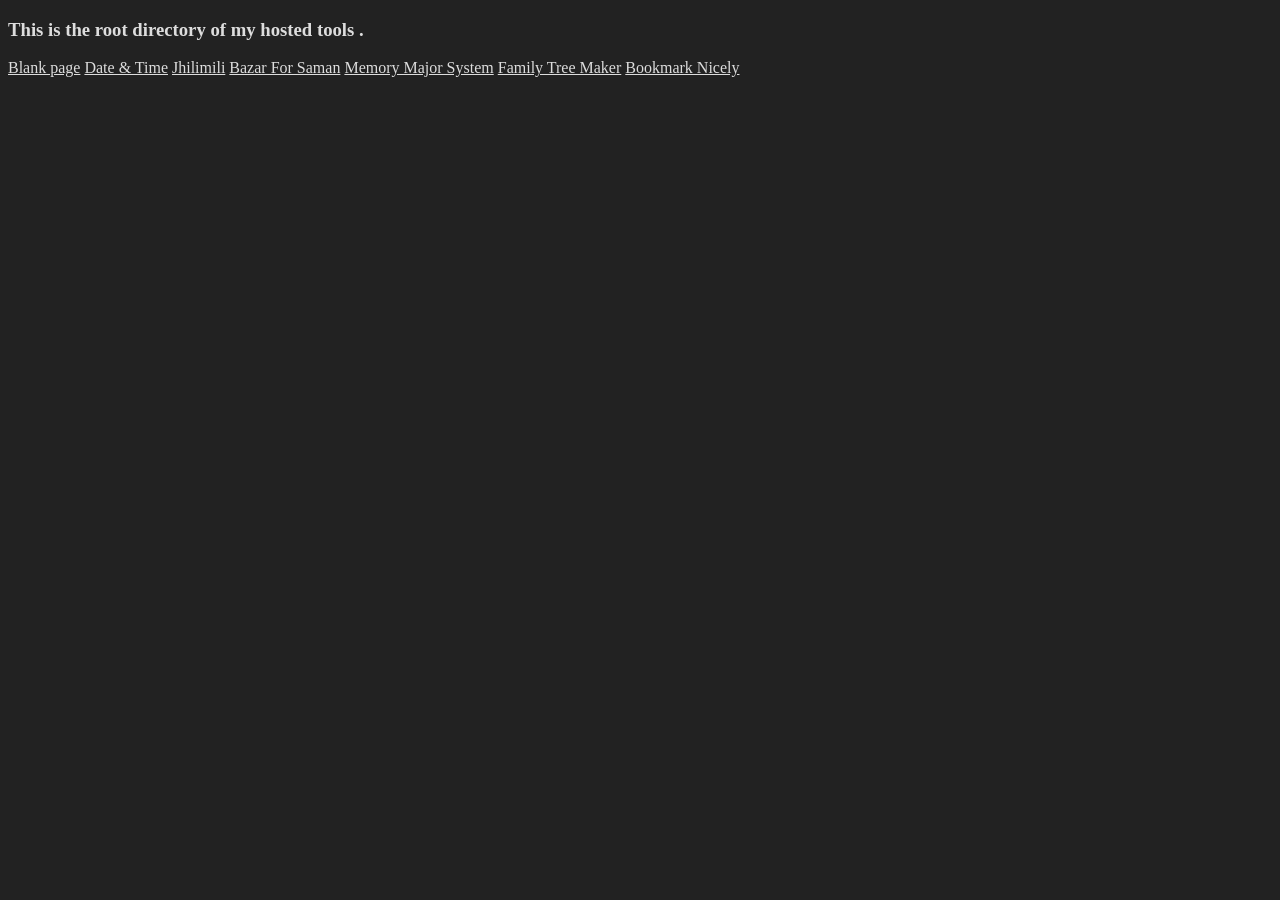
<file: index.html>
<!doctype html>
<html lang="en">

<head>
    <meta charset="UTF-8" />
    <meta name="viewport" content="width=device-width, initial-scale=1.0" />
    <title>Document</title>
    <style>
        .container {
            background-color: #222222;
        }
        
        .text {
            color: #dddddd;
        }
    </style>
</head>

<body class="container">
    <h3 class="text">This is the root directory of my hosted tools .</h3>

    <a class="text " href="./page/">Blank page</a>
    <a class="text " href="./time/">Date & Time</a>
    <a class="text " href="./jhilimili/">Jhilimili</a>
    <a class="text " href="./bazarforsaman/">Bazar For Saman</a>
    <a class="text" href="./memory">Memory Major System</a>
    <a class="text" href="./Tree">Family Tree Maker</a>
    <a class="text" href="./bookweb">Bookmark Nicely</a>

</body>

</html>
</file>
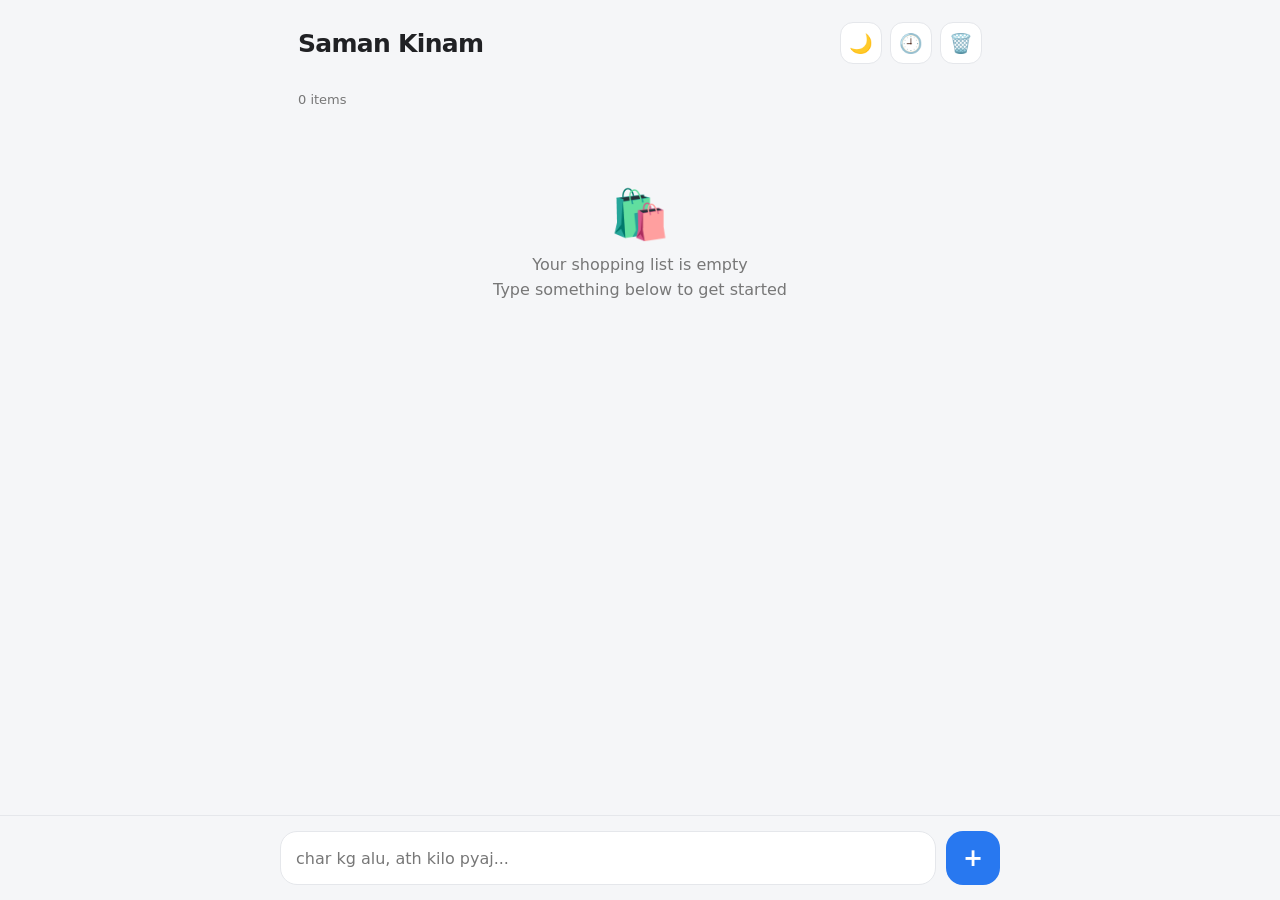
<file: bazarforsaman/index.html>
<!DOCTYPE html>
<html lang="en">

<head>
    <meta charset="UTF-8">
    <meta name="viewport" content="width=device-width, initial-scale=1.0">
    <title>QuickList</title>

    <style>
         :root {
            --bg: #f5f6f8;
            --surface: #ffffff;
            --surface-2: #f0f2f5;
            --text: #202124;
            --muted: #777;
            --border: #e5e7eb;
            --accent: #2878f0;
            --danger: #e5484d;
            --shadow: 0 8px 30px rgba(0, 0, 0, .08);
        }
        
        [data-theme="dark"] {
            --bg: #141518;
            --surface: #202226;
            --surface-2: #2a2d32;
            --text: #f2f3f5;
            --muted: #a0a4ab;
            --border: #383b40;
            --accent: #70a5ff;
            --danger: #ff6b70;
            --shadow: 0 8px 30px rgba(0, 0, 0, .35);
        }
        
        * {
            box-sizing: border-box;
        }
        
        body {
            margin: 0;
            background: var(--bg);
            color: var(--text);
            font-family: system-ui, -apple-system, BlinkMacSystemFont, "Segoe UI", sans-serif;
            transition: background .2s, color .2s;
        }
        
        button,
        input,
        textarea {
            font: inherit;
        }
        
        button {
            cursor: pointer;
        }
        
        .app {
            max-width: 720px;
            margin: auto;
            padding: 22px 18px 110px;
        }
        /* Header */
        
        .header {
            display: flex;
            justify-content: space-between;
            align-items: center;
            margin-bottom: 28px;
        }
        
        .brand {
            font-size: 25px;
            font-weight: 750;
            letter-spacing: -.7px;
        }
        
        .header-actions {
            display: flex;
            gap: 8px;
        }
        
        .icon-button {
            width: 42px;
            height: 42px;
            border: 1px solid var(--border);
            background: var(--surface);
            color: var(--text);
            border-radius: 13px;
            display: grid;
            place-items: center;
            font-size: 19px;
            transition: transform .15s, background .15s;
        }
        
        .icon-button:hover {
            background: var(--surface-2);
            transform: translateY(-1px);
        }
        /* List */
        
        .list-header {
            display: flex;
            justify-content: space-between;
            align-items: center;
            margin-bottom: 14px;
        }
        
        .list-header h2 {
            font-size: 17px;
            margin: 0;
        }
        
        .count {
            color: var(--muted);
            font-size: 13px;
        }
        
        .items {
            display: flex;
            flex-direction: column;
            gap: 9px;
        }
        
        .item {
            display: flex;
            align-items: center;
            gap: 13px;
            padding: 14px;
            background: var(--surface);
            border: 1px solid var(--border);
            border-radius: 17px;
            animation: appear .2s ease;
        }
        
        @keyframes appear {
            from {
                opacity: 0;
                transform: translateY(7px);
            }
            to {
                opacity: 1;
                transform: translateY(0);
            }
        }
        
        .item-check {
            width: 22px;
            height: 22px;
            accent-color: var(--accent);
            flex-shrink: 0;
            cursor: pointer;
        }
        
        .item-emoji {
            font-size: 25px;
            width: 35px;
            text-align: center;
        }
        
        .item-main {
            flex: 1;
            min-width: 0;
        }
        
        .item-name {
            font-weight: 600;
            overflow-wrap: anywhere;
        }
        
        .item-quantity {
            color: var(--muted);
            font-size: 13px;
            margin-top: 3px;
        }
        
        .item.completed .item-name {
            text-decoration: line-through;
            opacity: .55;
        }
        
        .item-actions {
            display: flex;
            gap: 4px;
        }
        
        .small-button {
            border: 0;
            background: transparent;
            color: var(--muted);
            padding: 8px;
            border-radius: 9px;
            font-size: 17px;
        }
        
        .small-button:hover {
            background: var(--surface-2);
        }
        
        .empty {
            text-align: center;
            padding: 65px 20px;
            color: var(--muted);
        }
        
        .empty-emoji {
            font-size: 48px;
            margin-bottom: 12px;
        }
        
        .empty p {
            margin: 6px 0;
        }
        /* Input */
        
        .input-area {
            position: fixed;
            left: 0;
            right: 0;
            bottom: 0;
            padding: 15px;
            background: var(--bg);
            border-top: 1px solid var(--border);
            z-index: 10;
        }
        
        .input-inner {
            max-width: 720px;
            margin: auto;
            display: flex;
            gap: 10px;
        }
        
        .input-box {
            flex: 1;
            display: flex;
            align-items: center;
            background: var(--surface);
            border: 1px solid var(--border);
            border-radius: 17px;
            padding: 0 15px;
            min-height: 54px;
        }
        
        #mainInput {
            flex: 1;
            border: none;
            outline: none;
            resize: none;
            background: transparent;
            color: var(--text);
            font-size: 16px;
            max-height: 120px;
            padding: 15px 0;
        }
        
        #mainInput::placeholder {
            color: var(--muted);
        }
        
        .add-button {
            background: var(--accent);
            color: white;
            border: none;
            width: 54px;
            min-width: 54px;
            border-radius: 17px;
            font-size: 24px;
            font-weight: 600;
        }
        
        .add-button:hover {
            filter: brightness(1.08);
        }
        /* Modal */
        
        .modal-backdrop {
            position: fixed;
            inset: 0;
            z-index: 100;
            display: none;
            align-items: center;
            justify-content: center;
            padding: 18px;
            background: rgba(0, 0, 0, .45);
            backdrop-filter: blur(3px);
        }
        
        .modal-backdrop.show {
            display: flex;
        }
        
        .modal {
            width: 100%;
            max-width: 460px;
            max-height: 85vh;
            overflow: auto;
            background: var(--surface);
            color: var(--text);
            border: 1px solid var(--border);
            border-radius: 22px;
            padding: 22px;
            box-shadow: var(--shadow);
            animation: modalIn .18s ease;
        }
        
        @keyframes modalIn {
            from {
                opacity: 0;
                transform: scale(.96);
            }
            to {
                opacity: 1;
                transform: scale(1);
            }
        }
        
        .modal h2 {
            margin: 0 0 9px;
            font-size: 20px;
        }
        
        .modal p {
            color: var(--muted);
            font-size: 14px;
            line-height: 1.5;
        }
        
        .modal-input {
            width: 100%;
            padding: 13px;
            border: 1px solid var(--border);
            border-radius: 12px;
            background: var(--surface-2);
            color: var(--text);
            outline: none;
            margin: 8px 0;
        }
        
        .modal-input:focus {
            border-color: var(--accent);
        }
        
        .modal-actions {
            display: flex;
            justify-content: flex-end;
            gap: 8px;
            margin-top: 20px;
            flex-wrap: wrap;
        }
        
        .button {
            border: none;
            border-radius: 11px;
            padding: 11px 15px;
            font-weight: 600;
        }
        
        .button-secondary {
            background: var(--surface-2);
            color: var(--text);
        }
        
        .button-primary {
            background: var(--accent);
            color: white;
        }
        
        .button-danger {
            background: var(--danger);
            color: white;
        }
        
        .suggestions {
            display: flex;
            flex-direction: column;
            gap: 7px;
            margin-top: 12px;
        }
        
        .suggestion {
            display: flex;
            align-items: center;
            gap: 10px;
            width: 100%;
            padding: 12px;
            text-align: left;
            background: var(--surface-2);
            border: 1px solid var(--border);
            color: var(--text);
            border-radius: 12px;
        }
        
        .suggestion:hover {
            border-color: var(--accent);
        }
        
        .suggestion-emoji {
            font-size: 22px;
        }
        
        .suggestion-info {
            flex: 1;
        }
        
        .suggestion-name {
            font-weight: 600;
        }
        
        .suggestion-sub {
            font-size: 12px;
            color: var(--muted);
        }
        
        .unit-options {
            display: flex;
            gap: 7px;
            flex-wrap: wrap;
            margin: 12px 0;
        }
        
        .unit-chip {
            background: var(--surface-2);
            color: var(--text);
            border: 1px solid var(--border);
            border-radius: 10px;
            padding: 8px 13px;
        }
        
        .unit-chip:hover {
            border-color: var(--accent);
        }
        /* History */
        
        .history-modal {
            max-width: 560px;
        }
        
        .history-container {
            margin-top: 12px;
            border: 1px solid var(--border);
            border-radius: 14px;
            overflow: hidden;
        }
        
        .history-toolbar {
            display: flex;
            align-items: center;
            justify-content: space-between;
            padding: 11px 13px;
            background: var(--surface-2);
            border-bottom: 1px solid var(--border);
        }
        
        .history-toolbar span {
            font-size: 13px;
            color: var(--muted);
        }
        
        .history-list {
            max-height: 380px;
            overflow-y: auto;
        }
        
        .history-entry {
            padding: 13px;
            border-bottom: 1px solid var(--border);
            font-size: 14px;
        }
        
        .history-entry:last-child {
            border-bottom: 0;
        }
        
        .history-time {
            color: var(--muted);
            font-size: 11px;
            margin-top: 5px;
        }
        
        .history-empty {
            text-align: center;
            padding: 30px;
            color: var(--muted);
        }
        /* Emoji blast */
        
        .emoji-blast {
            position: fixed;
            pointer-events: none;
            z-index: 200;
            left: 50%;
            top: 50%;
            font-size: 30px;
            animation: blast 2s ease-in-out;
        }
        
        @keyframes blast {
            0% {
                opacity: 1;
                transform: translate(0, 0) scale(.35) rotate(0deg);
            }
            30% {
                opacity: 1;
                transform: translate(var(--x1), var(--y1)) scale(1.2) rotate(90deg);
            }
            100% {
                opacity: 0;
                transform: translate(var(--x2), var(--y2)) scale(.5) rotate(var(--rotation));
            }
        }
        /* Toast */
        
        .toast {
            position: fixed;
            top: 20px;
            left: 50%;
            transform: translateX(-50%);
            background: var(--text);
            color: var(--bg);
            padding: 11px 17px;
            border-radius: 12px;
            font-size: 13px;
            z-index: 300;
            opacity: 0;
            pointer-events: none;
            transition: opacity .5s;
        }
        
        .toast.show {
            opacity: 1;
        }
        /* Responsive */
        
        @media (max-width: 500px) {
            .app {
                padding: 18px 13px 110px;
            }
            .item {
                padding: 12px;
            }
            .item-actions {
                gap: 0;
            }
            .modal {
                padding: 18px;
            }
        }
    </style>
</head>

<body>

    <div class="app">

        <header class="header">
            <div class="brand">Saman Kinam</div>

            <div class="header-actions">
                <button class="icon-button" id="themeToggle" title="Toggle theme">
        🌙
      </button>

                <button class="icon-button" id="historyButton" title="History">
        🕘
      </button>

                <button class="icon-button" id="deleteAllButton" title="Delete all items">
        🗑️
      </button>
            </div>
        </header>

        <section>
            <div class="list-header">
                <span class="count" id="itemCount">0 items</span>
            </div>

            <div class="items" id="items"></div>
        </section>

    </div>

    <!-- Input -->

    <div class="input-area">
        <div class="input-inner">

            <div class="input-box">
                <textarea id="mainInput" rows="1" placeholder="char kg alu, ath kilo pyaj..." autocomplete="off"></textarea>
            </div>

            <button class="add-button" id="addButton" title="Add items">
      +
    </button>

        </div>
    </div>

    <!-- Modal -->

    <div class="modal-backdrop" id="modalBackdrop">
        <div class="modal" id="modal">
            <h2 id="modalTitle"></h2>
            <p id="modalDescription"></p>
            <div id="modalContent"></div>
            <div class="modal-actions" id="modalActions"></div>
        </div>
    </div>

    <!-- Toast -->

    <div class="toast" id="toast"></div>

    <script>
        /* =========================================================
                                                                                                                                                                                           DATA
                                                                                                                                                                                        ========================================================= */

        /*
          Add new aliases here.

          Format:
          Canonical item: "alias alias alias"

          Spaces inside aliases are supported.
        */

        function defineAliases(data) {
            const result = {};

            for (const [canonical, aliases] of Object.entries(data)) {
                result[canonical] = [
                    canonical,
                    ...aliases.split("|").map(x => x.trim())
                ];
            }

            return result;
        }

        const ITEM_ALIASES = defineAliases({

            "Potato": "alu|aloo|aaloo|potato|potatoes",

            "Onion": "pyaj|pyaaj|piaz|onion|onions",

            "Tomato": "tamatar|tomato|tomatoes",

            "Rice": "chamal|chaamal|chawal|rice",

            "Wheat Flour": "atta|aata|flour|wheat flour",

            "Lentils": "dal|daal|lentil|lentils",

            "Chickpeas": "chana|channa|chickpea|chickpeas",

            "Green Peas": "matar|peas|green peas",

            "Garlic": "lasun|lahsun|garlic",

            "Ginger": "aduwa|adrak|ginger",

            "Green Chili": "khursani|chilli|chili|green chili",

            "Coriander": "dhaniya|dhania|coriander",

            "Cumin": "jira|jeera|cumin",

            "Turmeric": "besar|haldi|turmeric",

            "Salt": "nun|namak|salt",

            "Sugar": "chini|cheeni|sugar",

            "Milk": "dudh|doodh|milk",

            "Curd": "dahi|yogurt|curd",

            "Butter": "makhan|butter",

            "Ghee": "ghi|ghee",

            "Egg": "anda|andaa|egg|eggs",

            "Chicken": "kukura|chicken",

            "Fish": "machha|machli|fish",

            "Apple": "syau|syaau|apple|apples",

            "Banana": "kera|banana|bananas",

            "Orange": "suntala|orange|oranges",

            "Lemon": "kagati|nimbu|lemon",

            "Mango": "aap|aam|mango",

            "Grapes": "angur|grapes",

            "Papaya": "meva|papaya",

            "Cucumber": "kakro|cucumber",

            "Carrot": "gajar|carrot",

            "Cabbage": "bandakopi|cabbage",

            "Cauliflower": "kauli|cauliflower",

            "Spinach": "saag|palak|spinach",

            "Radish": "mula|mooli|radish",

            "Pumpkin": "farsi|pumpkin",

            "Bottle Gourd": "lauka|lau|bottle gourd",

            "Brinjal": "bhanta|baigan|brinjal|eggplant",

            "Beans": "simi|beans",

            "Capsicum": "bhende|capsicum|bell pepper",

            "Cooking Oil": "tel|oil|cooking oil",

            "Tea": "chiya|chai|tea",

            "Coffee": "coffee",

            "Bread": "bread|paun|pav",

            "Biscuits": "biscuit|biscuits",

            "Noodles": "chauchau|noodles",

            "Soap": "sabun|soap",

            "Shampoo": "shampoo",

            "Toothpaste": "toothpaste|tooth paste",

            "Toothbrush": "toothbrush|tooth brush",

            "Detergent": "surf|detergent|washing powder",

            "Dish Soap": "dishwash|dish soap|washing liquid",

            "Tissue": "tissue|tissues",

            "Toilet Paper": "toilet paper",

            "Water": "pani|water",

            "Mineral Water": "mineral water",

            "Peanuts": "badam|moongfali|peanut|peanuts",

            "Almonds": "badam|almond|almonds",

            "Cashews": "kaju|cashew|cashews",

            "Coconut": "nariwal|coconut",

            "Dates": "khajur|dates",

            "Corn": "makai|maize|corn",

            "Potato Chips": "chips|potato chips",

            "Chocolate": "chocolate| chocolates",

            "Ice Cream": "ice cream",

            "Plastic Bag": "plastic bag|bag",

            "Matches": "match|matches",

            "Candles": "candle|candles",

            "Batteries": "battery|batteries",

            "Rice Flour": "rice flour|chamal ko pitho",

            "Corn Flour": "corn flour|cornstarch",

            "Semolina": "suji|semolina",

            "Black Pepper": "marich|black pepper",

            "Cardamom": "alaichi|elachi|cardamom",

            "Cloves": "laung|clove|cloves",

            "Cinnamon": "dalchini|cinnamon",

            "Fenugreek": "methi|fenugreek",

            "Mustard": "tori|mustard",

            "Soybeans": "bhatmas|soybean|soybeans",

            "Kidney Beans": "rajma|kidney beans",

            "Black Gram": "mas|urad|black gram",

            "White Beans": "seto simi|white beans",

            "Puffed Rice": "muri|puffed rice",

            "Flattened Rice": "chiura|chura|flattened rice",

            "Yogurt": "yogurt|curd",

            "Cheese": "cheese",

            "Paneer": "paneer",

            "Juice": "juice",

            "Soft Drink": "coke|cola|soft drink|cold drink",

            "Flour": "pitho|flour",

            "Oats": "oats",

            "Honey": "mahu|honey",

            "Jam": "jam",

            "Ketchup": "ketchup|tomato sauce",

            "Mayonnaise": "mayo|mayonnaise",

            "Vinegar": "vinegar",

            "Lettuce": "lettuce",

            "Broccoli": "broccoli",

            "Sweet Potato": "sweet potato",

            "Mushroom": "mushroom|mushrooms",

            "Mint": "pudina|mint",

            "Spring Onion": "spring onion|green onion",

            "Beetroot": "beetroot|beet",

            "Lime": "lime",

            "Pineapple": "bhui katahar|pineapple",

            "Strawberry": "strawberry|strawberries",

            "Watermelon": "watermelon",

            "Melon": "melon",

            "Pomegranate": "anar|pomegranate",

            "Peach": "peach",

            "Pear": "pear",

            "Laundry Soap": "laundry soap",

            "Hand Wash": "handwash|hand wash",

            "Face Wash": "facewash|face wash",

            "Body Wash": "body wash",

            "Sanitary Pads": "pad|pads|sanitary pads",

            "Shaving Cream": "shaving cream",

            "Razor": "razor|razors",

            "Baby Diapers": "diaper|diapers",

            "Baby Wipes": "baby wipes",

            "Garbage Bags": "garbage bag|trash bag|bin bag"

        });


        /* Emoji mapping */

        const EMOJIS = {

            "Potato": "🥔",
            "Onion": "🧅",
            "Tomato": "🍅",
            "Rice": "🍚",
            "Wheat Flour": "🌾",
            "Lentils": "🫘",
            "Chickpeas": "🫘",
            "Green Peas": "🫛",
            "Garlic": "🧄",
            "Ginger": "🫚",
            "Green Chili": "🌶️",
            "Coriander": "🌿",
            "Cumin": "🌿",
            "Turmeric": "🟡",
            "Salt": "🧂",
            "Sugar": "🍚",
            "Milk": "🥛",
            "Curd": "🥣",
            "Butter": "🧈",
            "Ghee": "🧈",
            "Egg": "🥚",
            "Chicken": "🍗",
            "Fish": "🐟",
            "Apple": "🍎",
            "Banana": "🍌",
            "Orange": "🍊",
            "Lemon": "🍋",
            "Mango": "🥭",
            "Grapes": "🍇",
            "Papaya": "🍈",
            "Cucumber": "🥒",
            "Carrot": "🥕",
            "Cabbage": "🥬",
            "Cauliflower": "🥦",
            "Spinach": "🥬",
            "Radish": "🥕",
            "Pumpkin": "🎃",
            "Bottle Gourd": "🥒",
            "Brinjal": "🍆",
            "Beans": "🫛",
            "Capsicum": "🫑",
            "Cooking Oil": "🫗",
            "Tea": "🍵",
            "Coffee": "☕",
            "Bread": "🍞",
            "Biscuits": "🍪",
            "Noodles": "🍜",
            "Soap": "🧼",
            "Shampoo": "🧴",
            "Toothpaste": "🪥",
            "Toothbrush": "🪥",
            "Detergent": "🧺",
            "Dish Soap": "🧽",
            "Tissue": "🧻",
            "Toilet Paper": "🧻",
            "Water": "💧",
            "Mineral Water": "💧",
            "Peanuts": "🥜",
            "Almonds": "🥜",
            "Cashews": "🥜",
            "Coconut": "🥥",
            "Dates": "🌴",
            "Corn": "🌽",
            "Potato Chips": "🍟",
            "Chocolate": "🍫",
            "Ice Cream": "🍦",
            "Plastic Bag": "🛍️",
            "Matches": "🔥",
            "Candles": "🕯️",
            "Batteries": "🔋",
            "Rice Flour": "🌾",
            "Corn Flour": "🌽",
            "Semolina": "🌾",
            "Black Pepper": "🌶️",
            "Cardamom": "🌿",
            "Cloves": "🌿",
            "Cinnamon": "🪵",
            "Fenugreek": "🌿",
            "Mustard": "🌱",
            "Soybeans": "🫘",
            "Kidney Beans": "🫘",
            "Black Gram": "🫘",
            "White Beans": "🫘",
            "Puffed Rice": "🍚",
            "Flattened Rice": "🍚",
            "Yogurt": "🥣",
            "Cheese": "🧀",
            "Paneer": "🧀",
            "Juice": "🧃",
            "Soft Drink": "🥤",
            "Flour": "🌾",
            "Oats": "🥣",
            "Honey": "🍯",
            "Jam": "🍓",
            "Ketchup": "🍅",
            "Mayonnaise": "🥫",
            "Vinegar": "🫗",
            "Lettuce": "🥬",
            "Broccoli": "🥦",
            "Sweet Potato": "🍠",
            "Mushroom": "🍄",
            "Mint": "🌿",
            "Spring Onion": "🧅",
            "Beetroot": "🫜",
            "Lime": "🍋",
            "Pineapple": "🍍",
            "Strawberry": "🍓",
            "Watermelon": "🍉",
            "Melon": "🍈",
            "Pomegranate": "🍎",
            "Peach": "🍑",
            "Pear": "🍐",
            "Laundry Soap": "🧼",
            "Hand Wash": "🧴",
            "Face Wash": "🧴",
            "Body Wash": "🧴",
            "Sanitary Pads": "🩸",
            "Shaving Cream": "🪒",
            "Razor": "🪒",
            "Baby Diapers": "👶",
            "Baby Wipes": "🧻",
            "Garbage Bags": "🗑️"

        };


        /* Numbers */

        const NUMBERS = {

            "ek": 1,
            "aik": 1,
            "ak": 1,
            "aek": 1,
            "eak": 1,
            "eka": 1,
            "euta": 1,
            "auta": 1,
            "one": 1,

            "dui": 2,
            "dwi": 2,
            "duita": 2,
            "two": 2,

            "tin": 3,
            "teen": 3,
            "tinn": 3,
            "tina": 3,
            "three": 3,

            "char": 4,
            "chaar": 4,
            "chau": 4,
            "four": 4,

            "panch": 5,
            "paanch": 5,
            "pach": 5,
            "five": 5,

            "chha": 6,
            "chhe": 6,
            "che": 6,
            "six": 6,

            "saat": 7,
            "sat": 7,
            "seven": 7,

            "aath": 8,
            "ath": 8,
            "eight": 8,

            "nau": 9,
            "naau": 9,
            "nine": 9,

            "das": 10,
            "dasa": 10,
            "dus": 10,
            "ten": 10,

            "gyarah": 11,
            "egyarah": 11,
            "eleven": 11,

            "bara": 12,
            "barah": 12,
            "twelve": 12,

            "terah": 13,
            "thirteen": 13,

            "chaudah": 14,
            "fourteen": 14,

            "pandrah": 15,
            "fifteen": 15,

            "solah": 16,
            "sixteen": 16,

            "satrah": 17,
            "seventeen": 17,

            "atharah": 18,
            "eighteen": 18,

            "unnis": 19,
            "nineteen": 19,

            "bis": 20,
            "bees": 20,
            "twenty": 20,

            "tees": 30,
            "thirty": 30,

            "chalis": 40,
            "forty": 40,

            "pachas": 50,
            "fifty": 50,

            "saath": 60,
            "sixty": 60,

            "sattar": 70,
            "seventy": 70,

            "assi": 80,
            "eighty": 80,

            "nabbe": 90,
            "ninety": 90,

            "sau": 100,
            "hundred": 100
        };


        /* Units */

        const UNIT_ALIASES = {

            "KG": [
                "kg", "kgs", "kilo", "kilos", "kilogram", "kilograms"
            ],

            "g": [
                "g", "gm", "gms", "gram", "grams"
            ],

            "L": [
                "l", "ltr", "ltrs", "litre", "litres",
                "liter", "liters"
            ],

            "ml": [
                "ml", "milliliter", "milliliters",
                "millilitre", "millilitres"
            ],

            "Dozen": [
                "dozen", "doz", "darzan", "darjan"
            ],

            "pcs": [
                "pcs", "pc", "piece", "pieces",
                "wota", "ota", "wat"
            ],

            "pack": [
                "pack", "packet", "packets", "pkt"
            ],

            "bottle": [
                "bottle", "bottles"
            ],

            "box": [
                "box", "boxes"
            ],

            "bundle": [
                "bundle", "bundles"
            ],

            "cup": [
                "cup", "cups"
            ],

            "spoon": [
                "spoon", "spoons"
            ]
        };


        const HALF_WORDS = [
            "adha", "aadha", "ada", "ardha",
            "half", "adi", "aadi", "adhi", "aadhi"
        ];

        const QUARTER_WORDS = [
            "pawa", "pau", "paau", "paawa", "quarter"
        ];

        const FILLER_WORDS = [
            "ko", "ka", "ki", "ra", "for", "of", "the", "and"
        ];


        /* =========================================================
           DOM
        ========================================================= */

        const DOM = {

            items: document.getElementById("items"),
            itemCount: document.getElementById("itemCount"),
            itemInput: document.getElementById("mainInput"),

            addButton: document.getElementById("addButton"),

            themeToggle: document.getElementById("themeToggle"),
            historyButton: document.getElementById("historyButton"),
            deleteAllButton: document.getElementById("deleteAllButton"),

            backdrop: document.getElementById("modalBackdrop"),
            modalTitle: document.getElementById("modalTitle"),
            modalDescription: document.getElementById("modalDescription"),
            modalContent: document.getElementById("modalContent"),
            modalActions: document.getElementById("modalActions"),

            toast: document.getElementById("toast")
        };


        /* =========================================================
           STORAGE
        ========================================================= */

        const STORAGE_KEYS = {
            items: "quicklist_items_v2",
            history: "quicklist_history_v2",
            theme: "quicklist_theme_v2"
        };

        function loadStorage(key, fallback) {
            try {
                const value = localStorage.getItem(key);
                return value ? JSON.parse(value) : fallback;
            } catch {
                return fallback;
            }
        }

        function saveStorage(key, value) {
            localStorage.setItem(key, JSON.stringify(value));
        }

        let items = loadStorage(STORAGE_KEYS.items, []);
        let history = loadStorage(STORAGE_KEYS.history, []);

        let currentTheme = loadStorage(STORAGE_KEYS.theme, "light");

        function saveItems() {
            saveStorage(STORAGE_KEYS.items, items);
        }

        function saveHistory() {
            saveStorage(STORAGE_KEYS.history, history);
        }


        /* =========================================================
           NORMALIZATION
        ========================================================= */

        function normalize(text) {
            return String(text)
                .toLowerCase()
                .replace(/[^\p{L}\p{N}\s]/gu, " ")
                .replace(/\s+/g, " ")
                .trim();
        }

        function tokenize(text) {
            return normalize(text).split(" ").filter(Boolean);
        }


        /* =========================================================
           NUMBER PARSER
        ========================================================= */

        function parseNumberWords(tokens) {
            if (!tokens.length) return null;

            if (tokens.length === 1) {
                if (/^\d+(\.\d+)?$/.test(tokens[0])) {
                    return Number(tokens[0]);
                }

                if (NUMBERS[tokens[0]] !== undefined) {
                    return NUMBERS[tokens[0]];
                }
            }

            let total = 0;
            let current = 0;
            let found = false;

            for (const token of tokens) {

                if (/^\d+(\.\d+)?$/.test(token)) {
                    current += Number(token);
                    found = true;
                    continue;
                }

                if (NUMBERS[token] !== undefined) {
                    const value = NUMBERS[token];

                    if (value === 100) {
                        current = current || 1;
                        total += current * 100;
                        current = 0;
                    } else {
                        current += value;
                    }

                    found = true;
                } else {
                    return null;
                }
            }

            return found ? total + current : null;
        }


        /* =========================================================
           UNIT LOOKUP
        ========================================================= */

        const UNIT_LOOKUP = {};

        for (const [canonical, aliases] of Object.entries(UNIT_ALIASES)) {
            for (const alias of aliases) {
                UNIT_LOOKUP[normalize(alias)] = canonical;
            }
        }

        function findUnit(token) {
            return UNIT_LOOKUP[normalize(token)] || null;
        }


        /* =========================================================
           ITEM MATCHING
        ========================================================= */

        const ALIAS_LOOKUP = [];

        for (const [canonical, aliases] of Object.entries(ITEM_ALIASES)) {

            for (const alias of aliases) {

                ALIAS_LOOKUP.push({
                    canonical,
                    alias: normalize(alias),
                    tokens: tokenize(alias)
                });
            }
        }

        ALIAS_LOOKUP.sort((a, b) => b.tokens.length - a.tokens.length);


        /* Longest matching known item */

        function findExactItem(tokens) {

            for (const entry of ALIAS_LOOKUP) {

                const aliasTokens = entry.tokens;

                if (!aliasTokens.length) continue;

                for (let i = 0; i <= tokens.length - aliasTokens.length; i++) {

                    const segment = tokens.slice(i, i + aliasTokens.length);

                    if (segment.join(" ") === aliasTokens.join(" ")) {
                        return {
                            canonical: entry.canonical,
                            alias: entry.alias,
                            start: i,
                            length: aliasTokens.length
                        };
                    }
                }
            }

            return null;
        }


        /* =========================================================
           FUZZY MATCHING
        ========================================================= */

        function levenshtein(a, b) {

            const matrix = [];

            for (let i = 0; i <= b.length; i++) {
                matrix[i] = [i];
            }

            for (let j = 0; j <= a.length; j++) {
                matrix[0][j] = j;
            }

            for (let i = 1; i <= b.length; i++) {

                for (let j = 1; j <= a.length; j++) {

                    const cost = a[j - 1] === b[i - 1] ? 0 : 1;

                    matrix[i][j] = Math.min(
                        matrix[i - 1][j] + 1,
                        matrix[i][j - 1] + 1,
                        matrix[i - 1][j - 1] + cost
                    );
                }
            }

            return matrix[b.length][a.length];
        }


        function similarity(a, b) {

            if (!a || !b) return 0;

            const distance = levenshtein(a, b);

            return 1 - distance / Math.max(a.length, b.length);
        }


        function getSuggestions(text) {

            const query = normalize(text);

            if (!query) return [];

            const results = [];

            for (const [canonical, aliases] of Object.entries(ITEM_ALIASES)) {

                let best = 0;

                for (const alias of aliases) {

                    const normalizedAlias = normalize(alias);

                    const score = similarity(query, normalizedAlias);

                    if (score > best) {
                        best = score;
                    }

                    /* Prefix similarity */

                    if (
                        normalizedAlias.startsWith(query) &&
                        query.length >= 3
                    ) {
                        best = Math.max(best, .82);
                    }

                    if (
                        query.startsWith(normalizedAlias) &&
                        normalizedAlias.length >= 3
                    ) {
                        best = Math.max(best, .82);
                    }
                }

                if (best >= .48) {
                    results.push({
                        canonical,
                        emoji: EMOJIS[canonical] || "🛒",
                        score: best
                    });
                }
            }

            return results
                .sort((a, b) => b.score - a.score)
                .slice(0, 5);
        }


        /* =========================================================
           PARSING
        ========================================================= */

        function parseClause(raw) {

            let tokens = tokenize(raw);

            if (!tokens.length) return null;

            let quantity = null;
            let unit = null;

            /*
              Quantity can be:
              4 kg alu
              char kg alu
              half kg potato
              2 potato
            */

            let quantityTokens = [];

            if (/^\d+(\.\d+)?$/.test(tokens[0])) {

                quantity = Number(tokens[0]);
                tokens.shift();

            } else {

                let count = 0;

                while (
                    count < tokens.length &&
                    NUMBERS[tokens[count]] !== undefined
                ) {
                    quantityTokens.push(tokens[count]);
                    count++;
                }

                if (quantityTokens.length) {
                    quantity = parseNumberWords(quantityTokens);
                    tokens.splice(0, quantityTokens.length);
                }
            }


            /* Half quantity */

            const hasHalf = tokens.some(t => HALF_WORDS.includes(t));

            if (hasHalf) {

                if (quantity === null) {
                    quantity = 0.5;
                } else {
                    quantity *= 0.5;
                }

                tokens = tokens.filter(t => !HALF_WORDS.includes(t));
            }


            /* Quarter quantity */

            const hasQuarter = tokens.some(t => QUARTER_WORDS.includes(t));

            if (hasQuarter) {

                if (quantity === null) {
                    quantity = 0.25;
                } else {
                    quantity *= 0.25;
                }

                tokens = tokens.filter(t => !QUARTER_WORDS.includes(t));
            }


            /*
              Unit only recognized when explicitly written.

              IMPORTANT:
              Unknown unit is NOT automatically converted to pcs.
            */

            if (tokens.length) {

                const potentialUnit = findUnit(tokens[0]);

                if (potentialUnit) {
                    unit = potentialUnit;
                    tokens.shift();
                }
            }


            /* Remove filler words */

            tokens = tokens.filter(t => !FILLER_WORDS.includes(t));

            const remaining = tokens.join(" ").trim();

            if (!remaining) return null;


            /* Exact product match */

            const exact = findExactItem(tokens);

            if (exact) {

                return {
                    rawInput: raw.trim(),
                    quantity,
                    unit,
                    item: exact.canonical,
                    emoji: EMOJIS[exact.canonical] || "🛒",
                    recognized: true,
                    suggestions: []
                };
            }


            /* Unknown item */

            const suggestions = getSuggestions(remaining);

            return {
                rawInput: raw.trim(),
                quantity,
                unit,
                item: titleCase(remaining),
                emoji: "🛒",
                recognized: false,
                suggestions
            };
        }


        function titleCase(text) {

            return text
                .split(" ")
                .filter(Boolean)
                .map(word => word.charAt(0).toUpperCase() + word.slice(1))
                .join(" ");
        }


        /* =========================================================
           DISPLAY
        ========================================================= */

        function formatQuantity(item) {

            const parts = [];

            if (item.quantity !== null && item.quantity !== undefined) {
                parts.push(item.quantity);
            }

            if (item.unit) {
                parts.push(item.unit);
            }

            return parts.join(" ");
        }


        function render() {

            DOM.items.innerHTML = "";

            DOM.itemCount.textContent =
                `${items.length} ${items.length === 1 ? "item" : "items"}`;


            if (!items.length) {

                DOM.items.innerHTML = `
      <div class="empty">
        <div class="empty-emoji">🛍️</div>
        <p>Your shopping list is empty</p>
        <p>Type something below to get started</p>
      </div>
    `;

                return;
            }


            items.forEach(item => {

                const row = document.createElement("div");

                row.className = "item" + (item.completed ? " completed" : "");

                row.innerHTML = `
      <input
        class="item-check"
        type="checkbox"
        ${item.completed ? "checked" : ""}
      >

      <div class="item-emoji"></div>

      <div class="item-main">
        <div class="item-name"></div>
        <div class="item-quantity"></div>
      </div>

      <div class="item-actions">
        <button class="small-button edit-button" title="Edit">✏️</button>
        <button class="small-button delete-button" title="Delete">×</button>
      </div>
    `;

                row.querySelector(".item-emoji").textContent =
                    item.emoji || "🛒";

                row.querySelector(".item-name").textContent =
                    item.item;

                row.querySelector(".item-quantity").textContent =
                    formatQuantity(item);


                row.querySelector(".item-check").addEventListener("change", e => {

                    item.completed = e.target.checked;

                    saveItems();
                    render();

                });


                row.querySelector(".delete-button").addEventListener("click", () => {

                    items = items.filter(x => x.id !== item.id);

                    saveItems();
                    render();

                });


                row.querySelector(".edit-button").addEventListener("click", () => {

                    openEditModal(item);

                });


                DOM.items.appendChild(row);

            });

        }


        /* =========================================================
           HISTORY
        ========================================================= */

        function addHistory(raw, products) {

            history.unshift({

                id: createId(),

                raw,

                products: products.map(p => ({
                    item: p.item,
                    quantity: p.quantity,
                    unit: p.unit
                })),

                timestamp: Date.now()

            });

            /* Keep latest 300 logs */

            history = history.slice(0, 300);

            saveHistory();
        }


        function renderHistory() {

            DOM.modalTitle.textContent = "Input History";

            DOM.modalDescription.textContent =
                "Your previous shopping-list inputs.";

            DOM.modalContent.innerHTML = `
    <div class="history-container">

      <div class="history-toolbar">
        <span id="historyCount"></span>

        <button
          class="button button-danger"
          id="clearHistoryButton"
        >
          Delete all logs
        </button>
      </div>

      <div class="history-list" id="historyList"></div>

    </div>
  `;


            const list = document.getElementById("historyList");

            document.getElementById("historyCount").textContent =
                `${history.length} ${history.length === 1 ? "log" : "logs"}`;


            if (!history.length) {

                list.innerHTML = `
      <div class="history-empty">
        No history yet.
      </div>
    `;

            } else {

                history.forEach(entry => {

                    const row = document.createElement("div");

                    row.className = "history-entry";

                    const rawText = document.createElement("div");

                    rawText.textContent = entry.raw;

                    const time = document.createElement("div");

                    time.className = "history-time";

                    time.textContent = new Date(entry.timestamp).toLocaleString();

                    row.appendChild(rawText);
                    row.appendChild(time);

                    list.appendChild(row);

                });

            }


            document.getElementById("clearHistoryButton")
                .addEventListener("click", () => {

                    openConfirmModal(
                        "Delete all logs?",
                        "This will permanently delete your input history. Your shopping list will not be affected.",
                        "Delete logs",
                        () => {

                            history = [];

                            saveHistory();

                            renderHistory();

                            showToast("History deleted");

                        }
                    );

                });


            DOM.modalActions.innerHTML = "";

            addModalButton("Close", "button-secondary", closeModal);

        }


        /* =========================================================
           MODAL SYSTEM
        ========================================================= */

        function openModal(title, description = "") {

            DOM.modalTitle.textContent = title;
            DOM.modalDescription.textContent = description;

            DOM.modalContent.innerHTML = "";
            DOM.modalActions.innerHTML = "";

            DOM.backdrop.classList.add("show");
        }


        function closeModal() {

            DOM.backdrop.classList.remove("show");

        }


        function addModalButton(label, className, callback) {

            const button = document.createElement("button");

            button.className = "button " + className;
            button.textContent = label;

            button.addEventListener("click", callback);

            DOM.modalActions.appendChild(button);

            return button;
        }


        function openConfirmModal(title, description, confirmText, callback) {

            openModal(title, description);

            addModalButton("Cancel", "button-secondary", closeModal);

            addModalButton(confirmText, "button-danger", () => {

                closeModal();

                callback();

            });

        }


        /* =========================================================
           EDIT MODAL
        ========================================================= */

        function openEditModal(item) {

            openModal("Edit item", "Change the product name or quantity.");

            const nameInput = document.createElement("input");

            nameInput.className = "modal-input";
            nameInput.value = item.item;
            nameInput.placeholder = "Product name";


            const quantityInput = document.createElement("input");

            quantityInput.className = "modal-input";
            quantityInput.value = item.quantity != null ? item.quantity : "";
            quantityInput.placeholder = "Quantity";


            const unitInput = document.createElement("input");

            unitInput.className = "modal-input";
            unitInput.value = item.unit != null ? item.unit : "";
            unitInput.placeholder = "Unit (leave blank if unknown)";


            DOM.modalContent.append(
                nameInput,
                quantityInput,
                unitInput
            );


            addModalButton("Cancel", "button-secondary", closeModal);

            addModalButton("Save", "button-primary", () => {

                const newName = nameInput.value.trim();

                if (!newName) {
                    showToast("Enter an item name");
                    return;
                }

                item.item = titleCase(newName);

                item.quantity =
                    quantityInput.value.trim() === "" ?
                    null :
                    Number(quantityInput.value);

                item.unit = unitInput.value.trim() || null;

                item.emoji = EMOJIS[item.item] || "🛒";

                saveItems();
                render();

                closeModal();

            });

        }


        /* =========================================================
           UNKNOWN ITEM SUGGESTION
        ========================================================= */

        function openSuggestionModal(parsed, onSelect) {

            openModal(
                "Did you mean?",
                `We couldn't confidently recognize "${parsed.item}". Select a suggestion or keep the original text.`
            );


            const suggestions = document.createElement("div");

            suggestions.className = "suggestions";


            if (parsed.suggestions.length) {

                parsed.suggestions.forEach(suggestion => {

                    const button = document.createElement("button");

                    button.className = "suggestion";

                    button.innerHTML = `
        <span class="suggestion-emoji"></span>

        <span class="suggestion-info">
          <span class="suggestion-name"></span>
          <br>
          <span class="suggestion-sub">Use this item</span>
        </span>

        <span>→</span>
      `;

                    button.querySelector(".suggestion-emoji").textContent =
                        suggestion.emoji;

                    button.querySelector(".suggestion-name").textContent =
                        suggestion.canonical;


                    button.addEventListener("click", () => {

                        parsed.item = suggestion.canonical;
                        parsed.emoji = suggestion.emoji;
                        parsed.recognized = true;

                        closeModal();

                        onSelect(parsed);

                    });

                    suggestions.appendChild(button);

                });

            } else {

                const noSuggestions = document.createElement("p");

                noSuggestions.textContent =
                    "No similar products found. You can keep your original item.";

                suggestions.appendChild(noSuggestions);

            }


            DOM.modalContent.appendChild(suggestions);


            /* Original item */

            const original = document.createElement("button");

            original.className = "suggestion";

            original.innerHTML = `
    <span class="suggestion-emoji">🛒</span>
    <span class="suggestion-info">
      <span class="suggestion-name"></span>
      <br>
      <span class="suggestion-sub">Keep exactly as typed</span>
    </span>
    <span>✓</span>
  `;

            original.querySelector(".suggestion-name").textContent =
                parsed.item;


            original.addEventListener("click", () => {

                parsed.recognized = true;

                closeModal();

                onSelect(parsed);

            });


            DOM.modalContent.appendChild(original);


            addModalButton("Skip", "button-secondary", closeModal);

        }


        /* =========================================================
           UNKNOWN UNIT
        ========================================================= */

        function openUnitModal(parsed, onSelect) {

            openModal(
                "Quantity unit?",
                `You entered ${parsed.quantity ?? ""} for "${parsed.item}", but no recognized unit was provided.`
            );


            const options = [
                "KG",
                "g",
                "L",
                "ml",
                "pcs",
                "Dozen",
                "pack",
                "bottle",
                "box"
            ];


            const unitOptions = document.createElement("div");

            unitOptions.className = "unit-options";


            options.forEach(unit => {

                const button = document.createElement("button");

                button.className = "unit-chip";
                button.textContent = unit;

                button.addEventListener("click", () => {

                    parsed.unit = unit;

                    closeModal();

                    onSelect(parsed);

                });

                unitOptions.appendChild(button);

            });


            DOM.modalContent.appendChild(unitOptions);


            addModalButton(
                "Leave unit blank",
                "button-secondary",
                () => {

                    parsed.unit = null;

                    closeModal();

                    onSelect(parsed);

                }
            );

        }


        /* =========================================================
           ADD ITEM
        ========================================================= */

        function createId() {

            return Date.now().toString(36) +
                Math.random().toString(36).slice(2, 8);

        }


        function addItem(parsed) {

            const item = {

                id: createId(),

                item: parsed.item,

                quantity: parsed.quantity,

                unit: parsed.unit,

                emoji: parsed.emoji || EMOJIS[parsed.item] || "🛒",

                rawInput: parsed.rawInput,

                completed: false,

                createdAt: Date.now()

            };


            items.push(item);

            saveItems();
            render();

            animateEmoji(item.emoji);

        }


        function processParsed(parsed) {

            if (!parsed) return;


            /*
              Unknown item:
              Ask before silently using a potentially incorrect product.
            */

            if (!parsed.recognized) {

                openSuggestionModal(parsed, processParsed);

                return;
            }


            /*
              Missing unit:
              Never automatically convert it to pcs.
            */

            if (
                parsed.quantity !== null &&
                parsed.unit === null
            ) {

                openUnitModal(parsed, processParsed);

                return;
            }


            addItem(parsed);

        }


        /* =========================================================
           MULTI-ITEM INPUT
        ========================================================= */

        function handleAdd() {

            const raw = DOM.itemInput.value.trim();

            if (!raw) return;


            /*
              Comma-separated entries are independent clauses.

              Example:
              char kg alu, ath kilo pyaj

              Example:
              2 kg potato, half kg tomato, 3 apples
            */

            const clauses = raw
                .split(",")
                .map(x => x.trim())
                .filter(Boolean);


            if (!clauses.length) return;


            const parsedItems = clauses
                .map(parseClause)
                .filter(Boolean);


            if (!parsedItems.length) {

                showToast("Couldn't understand the input");

                return;
            }


            addHistory(raw, parsedItems);


            DOM.itemInput.value = "";

            DOM.itemInput.style.height = "auto";


            /*
              Process sequentially because a spelling suggestion
              or missing unit may need user confirmation.
            */

            processQueue(parsedItems);

        }


        function processQueue(queue) {

            if (!queue.length) return;


            const current = queue.shift();


            processParsed({

                ...current,

                _queue: queue

            });


        }


        /* =========================================================
           QUEUE CONTINUATION
        ========================================================= */

        const originalProcessParsed = processParsed;

        function processQueueItem(parsed) {

            const remaining = parsed._queue || [];

            delete parsed._queue;


            function continueQueue() {

                if (remaining.length) {

                    const next = remaining.shift();

                    processParsed({
                        ...next,
                        _queue: remaining
                    });

                }

            }


            const oldAddItem = addItem;

            addItem = function(item) {

                oldAddItem(item);

                addItem = oldAddItem;

                continueQueue();

            };


            processParsed(parsed);

        }


        /*
          Wrap processParsed so each confirmed product continues
          processing the rest of the comma-separated input.
        */

        const baseProcessParsed = processParsed;

        processParsed = function(parsed) {

            if (!parsed) return;


            const queue = parsed._queue || [];

            const next = () => {

                if (queue.length) {

                    const nextItem = queue.shift();

                    processParsed({
                        ...nextItem,
                        _queue: queue
                    });

                }

            };


            if (!parsed.recognized) {

                openSuggestionModal(parsed, selected => {

                    selected._queue = queue;

                    processParsed(selected);

                });

                return;

            }


            if (
                parsed.quantity !== null &&
                parsed.unit === null
            ) {

                openUnitModal(parsed, selected => {

                    selected._queue = queue;

                    processParsed(selected);

                });

                return;

            }


            addItem(parsed);

            next();

        };


        /* =========================================================
           EMOJI ANIMATION
        ========================================================= */

        function animateEmoji(emoji) {

            const count = 9;

            for (let i = 0; i < count; i++) {

                const particle = document.createElement("div");

                particle.className = "emoji-blast";
                particle.textContent = emoji;


                const angle = Math.random() * Math.PI * 2;

                const distance = 80 + Math.random() * 170;

                const x = Math.cos(angle) * distance;
                const y = Math.sin(angle) * distance;

                const x1 = x * .4;
                const y1 = y * .4;


                particle.style.setProperty("--x1", `${x1}px`);
                particle.style.setProperty("--y1", `${y1}px`);

                particle.style.setProperty("--x2", `${x}px`);
                particle.style.setProperty("--y2", `${y}px`);

                particle.style.setProperty(
                    "--rotation",
                    `${Math.random() * 360 - 180}deg`
                );

                particle.style.fontSize =
                    `${20 + Math.random() * 38}px`;

                particle.style.animationDelay =
                    `${Math.random() * .08}s`;


                document.body.appendChild(particle);


                setTimeout(() => particle.remove(), 1000);

            }

        }


        /* =========================================================
           THEME
        ========================================================= */

        function applyTheme(theme) {

            currentTheme = theme;

            document.documentElement.setAttribute(
                "data-theme",
                theme
            );

            DOM.themeToggle.textContent =
                theme === "dark" ? "☀️" : "🌙";

            DOM.themeToggle.title =
                theme === "dark" ? "Switch to light mode" : "Switch to dark mode";

            saveStorage(STORAGE_KEYS.theme, theme);

        }


        DOM.themeToggle.addEventListener("click", () => {

            applyTheme(
                currentTheme === "dark" ?
                "light" :
                "dark"
            );

        });


        /* =========================================================
           DELETE ALL ITEMS
        ========================================================= */

        DOM.deleteAllButton.addEventListener("click", () => {

            if (!items.length) {

                showToast("Your list is already empty");

                return;

            }


            openConfirmModal(
                "Delete all items?",
                "This will permanently remove every item from your shopping list. Your history will remain intact.",
                "Delete everything",
                () => {

                    items = [];

                    saveItems();
                    render();

                    showToast("Shopping list cleared");

                }

            );

        });


        /* =========================================================
           HISTORY BUTTON
        ========================================================= */

        DOM.historyButton.addEventListener("click", () => {

            openModal("Input History");

            renderHistory();

        });


        /* =========================================================
           TOAST
        ========================================================= */

        let toastTimer;

        function showToast(message) {

            DOM.toast.textContent = message;

            DOM.toast.classList.add("show");

            clearTimeout(toastTimer);

            toastTimer = setTimeout(() => {

                DOM.toast.classList.remove("show");

            }, 2200);

        }


        /* =========================================================
           INPUT EVENTS
        ========================================================= */

        DOM.addButton.addEventListener("click", handleAdd);


        DOM.itemInput.addEventListener("keydown", e => {

            if (e.key === "Enter" && !e.shiftKey) {

                e.preventDefault();

                handleAdd();

            }

        });


        DOM.itemInput.addEventListener("input", () => {

            DOM.itemInput.style.height = "auto";

            DOM.itemInput.style.height =
                Math.min(DOM.itemInput.scrollHeight, 120) + "px";

        });


        DOM.backdrop.addEventListener("click", e => {

            if (e.target === DOM.backdrop) {
                closeModal();
            }

        });


        document.addEventListener("keydown", e => {

            if (e.key === "Escape") {
                closeModal();
            }

        });


        /* =========================================================
           INIT
        ========================================================= */

        applyTheme(currentTheme);

        render();

        DOM.itemInput.focus();
    </script>

</body>

</html>
</file>
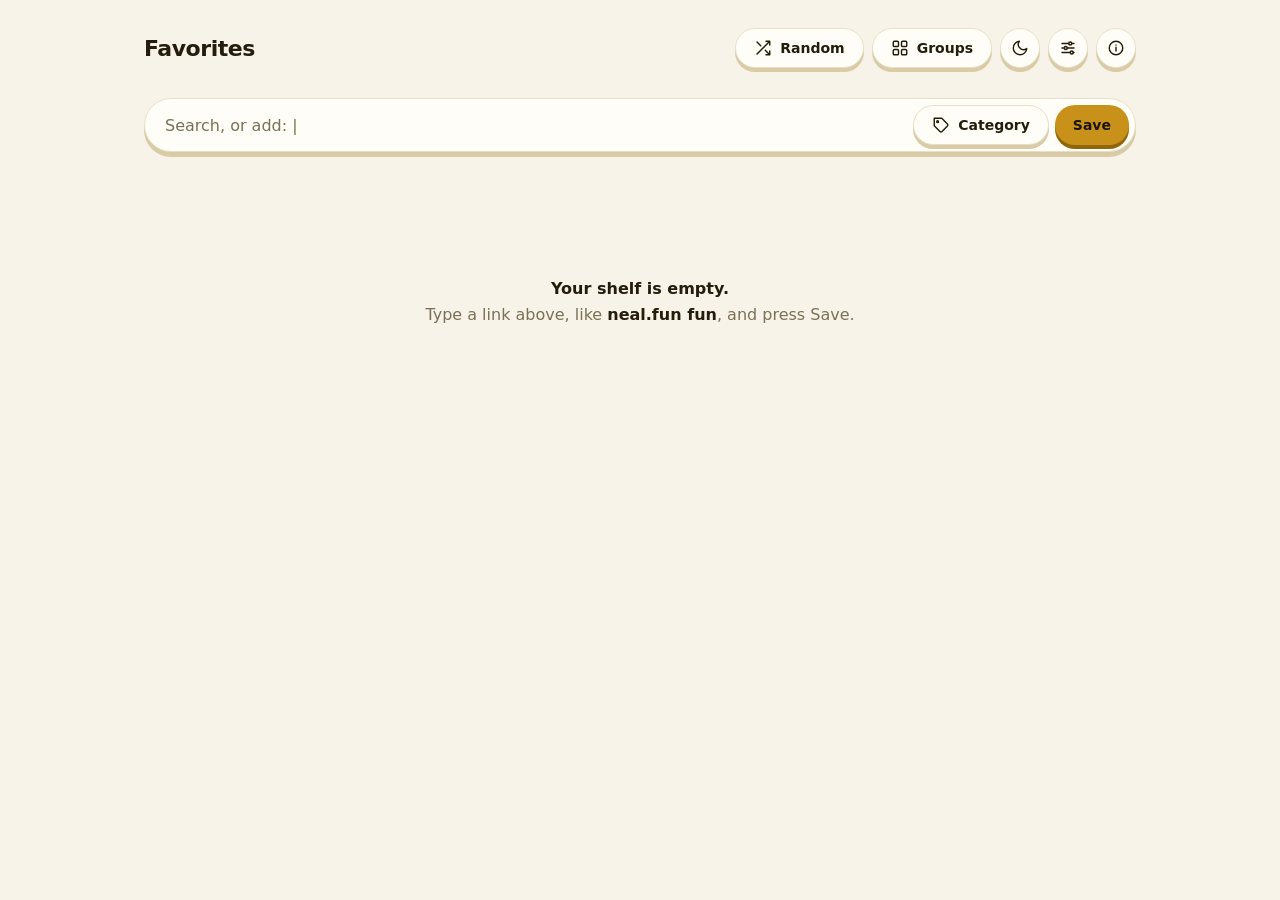
<file: bookweb/index.html>
<!DOCTYPE html>
<html lang="en">

<head>
    <meta charset="utf-8">
    <meta name="viewport" content="width=device-width, initial-scale=1, viewport-fit=cover">
    <meta name="description" content="Favorites is a private, no-account shelf for the sites you return to. Save links with categories, search instantly, group and reopen them in one click.">
    <meta name="theme-color" content="#f7f3e8">
    <meta name="color-scheme" content="light dark">
    <title>Favorites</title>
    <link rel="icon" type="image/svg+xml" href="data:image/svg+xml,%3Csvg xmlns='http://www.w3.org/2000/svg' viewBox='0 0 64 64'%3E%3Crect width='64' height='64' rx='16' fill='%23c8921a'/%3E%3Cpath d='M32 13l6 12.2 13.4 2-9.7 9.4 2.3 13.4L32 43.6l-12 6.4 2.3-13.4-9.7-9.4 13.4-2z' fill='%23fffdf7'/%3E%3C/svg%3E">
    <link rel="apple-touch-icon" href="data:image/svg+xml,%3Csvg xmlns='http://www.w3.org/2000/svg' viewBox='0 0 64 64'%3E%3Crect width='64' height='64' fill='%23c8921a'/%3E%3Cpath d='M32 13l6 12.2 13.4 2-9.7 9.4 2.3 13.4L32 43.6l-12 6.4 2.3-13.4-9.7-9.4 13.4-2z' fill='%23fffdf7'/%3E%3C/svg%3E">

    <style>
         :root {
            --bg: #f7f3e8;
            --sf: #fffdf7;
            --ink: #241d0c;
            --mut: #7a7156;
            --ln: #e8dfc6;
            --ac: #c8921a;
            --ac2: #8f6609;
            --ai: #1c1400;
            --dg: #d6455d;
            --ed: #d8cba6;
            --pop: 0 18px 50px -12px rgba(30, 24, 8, .3);
            --sc: rgba(30, 24, 8, .4);
            --font: ui-rounded, "SF Pro Rounded", "Avenir Next", Nunito, "Segoe UI", system-ui, sans-serif
        }
        
         :root[data-mode=dark] {
            --bg: #14120c;
            --sf: #1e1b12;
            --ink: #f1ead6;
            --mut: #a39a7e;
            --ln: #34301f;
            --ac: #e6b13a;
            --ac2: #a87d12;
            --ai: #1a1300;
            --dg: #ff6b85;
            --ed: #0a0905;
            --pop: 0 18px 50px -12px rgba(0, 0, 0, .7);
            --sc: rgba(0, 0, 0, .6);
            color-scheme: dark
        }
        
        * {
            box-sizing: border-box;
            margin: 0;
            -webkit-tap-highlight-color: transparent
        }
        /* ---- custom golden thin scrollbars, everywhere ---- */
        
        @supports (-moz-appearance:none) {
            * {
                scrollbar-width: thin;
                scrollbar-color: var(--ac) transparent
            }
        }
        
         ::-webkit-scrollbar {
            width: 10px;
            height: 10px
        }
        
         ::-webkit-scrollbar-track {
            background: transparent
        }
        
         ::-webkit-scrollbar-thumb {
            background: var(--ac);
            border-radius: 99px;
            border: 3px solid transparent;
            background-clip: padding-box
        }
        
         ::-webkit-scrollbar-thumb:hover {
            background: var(--ac2);
            background-clip: padding-box;
            border: 3px solid transparent
        }
        
         ::-webkit-scrollbar-button {
            display: none;
            width: 0;
            height: 0
        }
        
         ::-webkit-scrollbar-corner {
            background: transparent
        }
        
        [hidden] {
            display: none !important
        }
        
        html {
            -webkit-text-size-adjust: 100%
        }
        
        body {
            background: var(--bg);
            color: var(--ink);
            font-family: var(--font);
            min-height: 100vh;
            min-height: 100dvh;
            transition: background .3s, color .3s;
            -webkit-font-smoothing: antialiased
        }
        
        button,
        input,
        select {
            font: inherit;
            color: inherit
        }
        
        .wrap {
            position: relative;
            z-index: 1;
            max-width: 1040px;
            margin: 0 auto;
            padding: 28px 24px calc(110px + env(safe-area-inset-bottom))
        }
        
        #sp {
            position: fixed;
            inset: 0;
            z-index: 0;
            overflow: hidden;
            pointer-events: none
        }
        
        #sp i {
            position: absolute;
            bottom: -24px;
            width: 5px;
            height: 14px;
            border-radius: 3px;
            background: var(--ac);
            animation: fl var(--d) linear infinite
        }
        
        #sp i:nth-child(3n) {
            background: var(--ac2);
            width: 4px;
            height: 10px
        }
        
        #sp i:nth-child(3n+1) {
            background: var(--ed)
        }
        
        @keyframes fl {
            from {
                transform: translateY(0) rotate(var(--r))
            }
            to {
                transform: translateY(-115vh) rotate(calc(var(--r) + 360deg))
            }
        }
        
        header {
            display: flex;
            justify-content: space-between;
            align-items: center;
            gap: 12px;
            margin-bottom: 30px
        }
        
        .ttl {
            display: flex;
            align-items: center;
            gap: 10px;
            min-width: 0
        }
        
        h1 {
            font-size: 22px;
            letter-spacing: -.02em
        }
        
        .tools {
            display: flex;
            gap: 8px
        }
        
        .b {
            height: 40px;
            padding: 0 18px;
            border: 0;
            border-radius: 999px;
            background: var(--ac);
            color: var(--ai);
            font-weight: 600;
            font-size: 14px;
            cursor: pointer;
            display: inline-flex;
            align-items: center;
            justify-content: center;
            gap: 8px;
            text-decoration: none;
            white-space: nowrap;
            box-shadow: 0 4px 0 var(--ac2);
            transition: transform .1s, box-shadow .1s, filter .2s
        }
        
        .b:hover {
            filter: brightness(1.06)
        }
        
        .b:active {
            transform: translateY(3px);
            box-shadow: 0 1px 0 var(--ac2)
        }
        
        .b.g {
            background: var(--sf);
            color: var(--ink);
            border: 1px solid var(--ln);
            box-shadow: 0 4px 0 var(--ed)
        }
        
        .b.g:active {
            box-shadow: 0 1px 0 var(--ed)
        }
        
        .b.g.on {
            background: var(--ac);
            color: var(--ai);
            border-color: var(--ac);
            box-shadow: 0 4px 0 var(--ac2)
        }
        
        .b.g.on:active {
            box-shadow: 0 1px 0 var(--ac2)
        }
        
        .b.dg {
            background: var(--dg);
            color: #fff;
            box-shadow: 0 4px 0 #9c2a3d
        }
        
        .b.sm {
            height: 34px;
            padding: 0 14px;
            font-size: 13px
        }
        
        .b.sq {
            width: 40px;
            padding: 0
        }
        
        .b svg {
            width: 18px;
            height: 18px;
            flex: none
        }
        
        .sun {
            display: none
        }
        
         :root[data-mode=dark] .sun {
            display: block
        }
        
         :root[data-mode=dark] .moon {
            display: none
        }
        
         :focus-visible {
            outline: 2px solid var(--ac);
            outline-offset: 2px
        }
        
        .bar {
            display: flex;
            align-items: center;
            gap: 6px;
            background: var(--sf);
            border: 1px solid var(--ln);
            border-radius: 999px;
            padding: 6px;
            box-shadow: 0 5px 0 var(--ed)
        }
        
        .bar:focus-within {
            border-color: var(--ac)
        }
        
        .bar input {
            flex: 1;
            min-width: 0;
            background: transparent;
            border: 0;
            outline: 0;
            padding: 10px 14px;
            font-size: 16px
        }
        
        .bar input::placeholder {
            color: var(--mut)
        }
        
        .xb {
            flex: none;
            width: 28px;
            height: 28px;
            padding: 0;
            border: 0;
            border-radius: 50%;
            background: var(--ln);
            color: var(--mut);
            cursor: pointer;
            display: grid;
            place-items: center
        }
        
        .xb svg {
            width: 14px;
            height: 14px
        }
        
        .catb {
            position: relative
        }
        
        .badge {
            position: absolute;
            top: -7px;
            right: -4px;
            min-width: 20px;
            height: 20px;
            padding: 0 5px;
            border-radius: 99px;
            background: var(--ink);
            color: var(--bg);
            font-size: 11px;
            font-weight: 700;
            display: grid;
            place-items: center
        }
        
        .msg {
            min-height: 20px;
            margin: 14px 0 0 20px;
            font-size: 13px;
            color: var(--mut)
        }
        
        .msg.err {
            color: var(--dg)
        }
        
        .sub {
            margin: 6px 0 18px
        }
        
        .chips {
            width: 100%;
            min-width: 0
        }
        
        .chips-in {
            display: flex;
            gap: 8px;
            overflow-x: auto;
            overflow-y: hidden;
            padding: 4px 4px 10px;
            scrollbar-width: none;
            overscroll-behavior-x: contain;
            -webkit-overflow-scrolling: touch
        }
        
        .chips-in::-webkit-scrollbar {
            display: none
        }
        /* custom scrollbar for chips: works on touch screens too */
        
        .cbar {
            position: relative;
            height: 6px;
            margin: 2px 4px 0;
            border-radius: 99px;
            background: var(--ln);
            touch-action: none;
            cursor: pointer
        }
        
        .cbar::before {
            content: "";
            position: absolute;
            inset: -9px 0
        }
        
        .cthumb {
            position: absolute;
            top: 0;
            left: 0;
            height: 100%;
            min-width: 28px;
            border-radius: 99px;
            background: var(--ac);
            cursor: grab;
            transition: background .15s
        }
        
        .cthumb:hover,
        .cthumb.drag {
            background: var(--ac2)
        }
        
        .cthumb.drag {
            cursor: grabbing
        }
        
        .chip {
            flex: none;
            height: 36px;
            padding: 0 16px;
            font-size: 14px;
            text-transform: capitalize
        }
        
        .grid {
            display: grid;
            grid-template-columns: repeat(auto-fill, minmax(200px, 1fr));
            gap: 20px
        }
        
        .card {
            position: relative;
            display: flex;
            flex-direction: column;
            align-items: center;
            text-align: center;
            gap: 10px;
            padding: 26px 16px 20px;
            background: var(--sf);
            border: 1px solid var(--ln);
            border-radius: 18px;
            box-shadow: 0 6px 0 var(--ed);
            color: inherit;
            text-decoration: none;
            transition: transform .2s, border-color .2s, box-shadow .1s;
            -webkit-touch-callout: none;
            user-select: none
        }
        
        .card:hover {
            transform: translateY(-3px);
            border-color: var(--ac)
        }
        
        .card:active {
            transform: translateY(3px);
            box-shadow: 0 2px 0 var(--ed)
        }
        
        .card.ctx,
        .card.picked {
            border-color: var(--ac)
        }
        
        .card.picked {
            box-shadow: 0 0 0 1px var(--ac), 0 6px 0 var(--ed)
        }
        
        .card::after {
            content: "";
            position: absolute;
            inset: 0;
            border-radius: inherit;
            background: var(--ac);
            opacity: 0;
            pointer-events: none
        }
        
        .card.nudge {
            animation: shk 1.1s
        }
        
        .card.nudge::after {
            animation: glo 1.4s
        }
        
        @keyframes shk {
            0%,
            100% {
                transform: none
            }
            10%,
            50%,
            90% {
                transform: translateX(-3px) rotate(-1deg)
            }
            30%,
            70% {
                transform: translateX(3px) rotate(1deg)
            }
        }
        
        @keyframes glo {
            0%,
            100% {
                opacity: 0
            }
            40% {
                opacity: .3
            }
        }
        
        .ico {
            width: 48px;
            height: 48px;
            border-radius: 14px;
            display: grid;
            place-items: center;
            font-weight: 700;
            font-size: 20px;
            color: #fff;
            position: relative;
            overflow: hidden;
            flex: none
        }
        
        .ico img {
            position: absolute;
            inset: 0;
            width: 100%;
            height: 100%;
            object-fit: contain;
            padding: 6px
        }
        
        .ico.s {
            width: 26px;
            height: 26px;
            border-radius: 8px;
            font-size: 12px
        }
        
        .ico.s img {
            padding: 2px
        }
        
        .t {
            font-weight: 600;
            font-size: 16px;
            max-width: 100%;
            overflow: hidden;
            text-overflow: ellipsis;
            white-space: nowrap
        }
        
        .h {
            font-size: 13px;
            color: var(--mut);
            max-width: 100%;
            overflow: hidden;
            text-overflow: ellipsis;
            white-space: nowrap;
            margin-top: -6px
        }
        
        .tags {
            display: flex;
            gap: 6px;
            justify-content: center;
            flex-wrap: wrap;
            min-height: 22px
        }
        
        .tags i {
            font-style: normal;
            font-size: 12px;
            padding: 3px 10px;
            border-radius: 99px;
            background: var(--bg);
            border: 1px solid var(--ln);
            color: var(--mut);
            text-transform: capitalize;
            max-width: 100px;
            overflow: hidden;
            text-overflow: ellipsis;
            white-space: nowrap
        }
        
        .check {
            position: absolute;
            top: 12px;
            left: 12px;
            width: 24px;
            height: 24px;
            border-radius: 50%;
            border: 2px solid var(--ln);
            background: var(--bg);
            display: grid;
            place-items: center
        }
        
        .check svg {
            width: 13px;
            height: 13px;
            opacity: 0;
            stroke: var(--ai)
        }
        
        .picked .check {
            background: var(--ac);
            border-color: var(--ac)
        }
        
        .picked .check svg {
            opacity: 1
        }
        
        .empty {
            grid-column: 1/-1;
            text-align: center;
            color: var(--mut);
            padding: 72px 12px;
            line-height: 1.6
        }
        
        .empty b {
            color: var(--ink)
        }
        
        .mut {
            color: var(--mut);
            font-size: 13px
        }
        
        .bulk {
            position: fixed;
            bottom: calc(20px + env(safe-area-inset-bottom));
            left: 50%;
            transform: translateX(-50%);
            z-index: 40;
            display: flex;
            flex-wrap: wrap;
            justify-content: center;
            align-items: center;
            gap: 10px;
            padding: 10px 14px;
            max-width: 94vw;
            background: var(--sf);
            border: 1px solid var(--ln);
            border-radius: 26px;
            box-shadow: var(--pop)
        }
        
        .groups {
            display: grid;
            grid-template-columns: repeat(auto-fill, minmax(300px, 1fr));
            gap: 20px
        }
        
        .gcard {
            background: var(--sf);
            border: 1px solid var(--ln);
            border-radius: 20px;
            padding: 22px;
            box-shadow: 0 6px 0 var(--ed)
        }
        
        .gcard.ctx {
            border-color: var(--ac)
        }
        
        .ghead {
            display: flex;
            justify-content: space-between;
            align-items: flex-start;
            gap: 12px;
            margin-bottom: 16px
        }
        
        .gt {
            font-size: 18px;
            font-weight: 700;
            word-break: break-word
        }
        
        .gn {
            font-size: 13px;
            color: var(--mut);
            margin-top: 3px
        }
        
        .glist {
            display: flex;
            flex-direction: column;
            gap: 2px
        }
        
        .glink {
            display: flex;
            align-items: center;
            gap: 12px;
            padding: 8px;
            margin: 0 -8px;
            border-radius: 12px;
            text-decoration: none;
            color: inherit
        }
        
        .glink:hover {
            background: var(--bg)
        }
        
        .glink span {
            overflow: hidden;
            text-overflow: ellipsis;
            white-space: nowrap
        }
        
        .gcard h2 {
            font-size: 18px;
            margin-bottom: 14px
        }
        
        .set {
            display: flex;
            justify-content: space-between;
            align-items: center;
            gap: 12px;
            padding: 8px 0
        }
        
        .rw {
            display: flex;
            flex-wrap: wrap;
            gap: 10px
        }
        
        .gcard p {
            margin-top: 14px
        }
        
        select,
        .f input,
        .pkadd input {
            background: var(--bg);
            border: 1px solid var(--ln);
            border-radius: 12px;
            padding: 10px 12px;
            outline: 0
        }
        
        .f input {
            width: 100%
        }
        
        .f input:focus,
        .pkadd input:focus {
            border-color: var(--ac)
        }
        
        input.sw {
            appearance: none;
            -webkit-appearance: none;
            flex: none;
            width: 46px;
            height: 26px;
            border-radius: 99px;
            background: var(--ln);
            position: relative;
            cursor: pointer;
            box-shadow: 0 3px 0 var(--ed);
            transition: background .2s;
            padding: 0;
            border: 0
        }
        
        .sw::after {
            content: "";
            position: absolute;
            top: 3px;
            left: 3px;
            width: 20px;
            height: 20px;
            border-radius: 50%;
            background: var(--sf);
            transition: transform .2s
        }
        
        .sw:checked {
            background: var(--ac)
        }
        
        .sw:checked::after {
            transform: translateX(20px)
        }
        
        .cc {
            display: inline-flex;
            align-items: center;
            gap: 6px;
            padding: 4px 4px 4px 12px;
            margin: 0 6px 6px 0;
            border-radius: 99px;
            background: var(--bg);
            border: 1px solid var(--ln);
            font-size: 13px;
            text-transform: capitalize
        }
        
        .cc button {
            border: 0;
            background: var(--ln);
            width: 22px;
            height: 22px;
            border-radius: 50%;
            cursor: pointer
        }
        
        .menu {
            position: fixed;
            z-index: 50;
            min-width: 160px;
            padding: 6px;
            background: var(--sf);
            border: 1px solid var(--ln);
            border-radius: 14px;
            box-shadow: var(--pop)
        }
        
        .mi {
            display: block;
            width: 100%;
            border: 0;
            background: transparent;
            padding: 10px 12px;
            border-radius: 9px;
            cursor: pointer;
            text-align: left
        }
        
        .mi:hover {
            background: var(--bg)
        }
        
        .mi.dg {
            color: var(--dg)
        }
        
        .scrim {
            position: fixed;
            inset: 0;
            z-index: 60;
            background: var(--sc);
            backdrop-filter: blur(6px);
            -webkit-backdrop-filter: blur(6px);
            display: grid;
            place-items: center;
            padding: 20px
        }
        
        .modal {
            width: 100%;
            max-width: 440px;
            max-height: calc(100vh - 40px);
            max-height: calc(100dvh - 40px);
            overflow-y: auto;
            background: var(--sf);
            border: 1px solid var(--ln);
            border-radius: 24px;
            padding: 26px;
            box-shadow: var(--pop)
        }
        
        .modal.wide {
            max-width: 600px
        }
        
        .modal h2 {
            font-size: 19px;
            margin-bottom: 16px
        }
        
        .modal p,
        .modal li {
            color: var(--mut);
            line-height: 1.6;
            font-size: 15px
        }
        
        .modal p b,
        .modal li b {
            color: var(--ink)
        }
        
        .modal ul {
            padding-left: 18px;
            display: grid;
            gap: 8px;
            margin-top: 8px
        }
        
        .modal.wide h2 {
            margin-bottom: 4px
        }
        
        .mh {
            display: flex;
            align-items: center;
            gap: 14px;
            margin-bottom: 14px
        }
        
        .logo {
            width: 52px;
            height: 52px;
            flex: none;
            border-radius: 16px;
            background: var(--ac);
            box-shadow: 0 4px 0 var(--ac2);
            display: grid;
            place-items: center;
            color: var(--ai)
        }
        
        .logo svg {
            width: 28px;
            height: 28px;
            fill: var(--sf);
            stroke: none
        }
        
        .lead {
            color: var(--mut);
            font-size: 15px;
            line-height: 1.6
        }
        
        .sec {
            margin-top: 22px;
            padding-top: 18px;
            border-top: 1px dashed var(--ln)
        }
        
        .sec h3 {
            display: flex;
            align-items: center;
            gap: 10px;
            font-size: 16px;
            margin-bottom: 8px
        }
        
        .num {
            flex: none;
            width: 26px;
            height: 26px;
            border-radius: 50%;
            background: var(--ac);
            color: var(--ai);
            display: grid;
            place-items: center;
            font-size: 13px;
            font-weight: 700;
            box-shadow: 0 2px 0 var(--ac2)
        }
        
        .ex {
            display: block;
            margin: 10px 0;
            padding: 10px 14px;
            border-radius: 12px;
            background: var(--bg);
            border: 1px solid var(--ln);
            box-shadow: 0 3px 0 var(--ed);
            font: 600 13.5px ui-monospace, SFMono-Regular, Menlo, Consolas, monospace;
            color: var(--ink);
            word-break: break-word
        }
        
        .ex em {
            font-style: normal;
            color: var(--ac2)
        }
        
         :root[data-mode=dark] .ex em {
            color: var(--ac)
        }
        
        .tip {
            margin-top: 22px;
            padding: 14px 16px;
            border-radius: 14px;
            background: var(--bg);
            border-left: 4px solid var(--ac)
        }
        
        kbd {
            font: 600 12px ui-monospace, SFMono-Regular, Menlo, Consolas, monospace;
            padding: 2px 7px;
            border-radius: 7px;
            border: 1px solid var(--ln);
            background: var(--bg);
            box-shadow: 0 2px 0 var(--ed);
            color: var(--ink)
        }
        
        .f {
            display: block;
            margin-bottom: 14px
        }
        
        .f>span {
            display: block;
            font-size: 13px;
            color: var(--mut);
            margin: 0 0 6px 4px
        }
        
        .pkgrid {
            display: flex;
            flex-wrap: wrap;
            gap: 10px;
            padding: 4px 4px 10px;
            max-height: min(38vh, 280px);
            overflow-y: auto
        }
        
        .pkadd {
            display: flex;
            gap: 8px;
            margin-top: 8px
        }
        
        .pkadd input {
            flex: 1;
            min-width: 0;
            font-size: 16px
        }
        
        .row {
            display: flex;
            gap: 10px;
            justify-content: flex-end;
            margin-top: 22px;
            flex-wrap: wrap
        }
        
        .merr {
            color: var(--dg);
            font-size: 13px;
            min-height: 18px
        }
        
        .toast {
            position: fixed;
            bottom: calc(84px + env(safe-area-inset-bottom));
            left: 50%;
            transform: translateX(-50%);
            z-index: 70;
            background: var(--ink);
            color: var(--bg);
            padding: 12px 20px;
            border-radius: 999px;
            font-size: 14px;
            box-shadow: var(--pop);
            max-width: 90vw;
            text-align: center
        }
        
        @media(max-width:620px) {
            .wrap {
                padding: 20px 14px calc(120px + env(safe-area-inset-bottom))
            }
            .lbl {
                display: none
            }
            .b.tl,
            .b.catb {
                width: 40px;
                padding: 0
            }
            .grid {
                grid-template-columns: repeat(3, 1fr);
                gap: 12px
            }
            .card {
                padding: 22px 6px 12px;
                gap: 8px;
                border-radius: 14px
            }
            .card .ico {
                width: 40px;
                height: 40px;
                font-size: 17px
            }
            .t {
                font-size: 12px
            }
            .h {
                display: none
            }
            .tags {
                min-height: 18px
            }
            .tags i {
                font-size: 10px;
                padding: 2px 7px;
                max-width: 70px
            }
            .tags i:nth-child(n+2) {
                display: none
            }
            .check {
                top: 6px;
                left: 6px;
                width: 20px;
                height: 20px
            }
            .cnt {
                display: none
            }
            .modal {
                padding: 22px 20px
            }
            .groups {
                grid-template-columns: 1fr
            }
        }
        
        @media(max-width:430px) {
            header {
                flex-wrap: wrap
            }
            .ttl {
                flex: 1 1 100%
            }
            .tools {
                flex: 1 1 100%;
                justify-content: space-between
            }
            .b.tl,
            .b.sq {
                width: 44px
            }
            .bar input {
                padding: 10px 8px 10px 12px
            }
        }
        
        @media(max-width:340px) {
            .grid {
                grid-template-columns: repeat(2, 1fr)
            }
        }
        
        @media(prefers-reduced-motion:reduce) {
            #sp {
                display: none
            }
            * {
                animation: none !important;
                transition: none !important
            }
        }
    </style>
</head>

<body>
    <noscript><p style="padding:40px;text-align:center">Favorites needs JavaScript to run. Please enable it and reload.</p></noscript>
    <div id="sp" aria-hidden="true"></div>
    <div class="wrap">
        <header>
            <div class="ttl">
                <a class="b g sq" id="back" href="#" aria-label="Back" hidden></a>
                <h1 id="title">Favorites</h1>
            </div>
            <div class="tools">
                <button class="b g tl" id="rnd" type="button" aria-label="Open a random link"></button>
                <button class="b g tl" id="selBtn" type="button" aria-pressed="false" aria-label="Select links" hidden></button>
                <a class="b g tl" href="#groups" id="gl" aria-label="Groups"></a>
                <button class="b g sq" id="theme" type="button" aria-label="Switch light or dark mode"></button>
                <a class="b g sq" href="#settings" id="sl" aria-label="Settings"></a>
                <button class="b g sq" id="info" type="button" aria-label="How to use"></button>
            </div>
        </header>
        <section id="homeView">
            <div class="bar">
                <input id="url" type="text" aria-label="Search your links, or type a link and categories to save" autocomplete="off" autocapitalize="off" autocorrect="off" spellcheck="false" enterkeyhint="go">
                <button class="xb" id="xclr" type="button" aria-label="Clear" hidden></button>
                <button class="b g catb" id="catBtn" type="button" aria-label="Choose categories"><span id="catIc"></span><span class="lbl">Category</span><span class="badge" id="catN" hidden>0</span></button>
                <button class="b" id="save" type="button">Save</button>
            </div>
            <div class="msg" id="msg" role="status" aria-live="polite"></div>
            <div class="sub">
                <div class="chips" id="chips" hidden>
                    <div class="chips-in" id="chipsIn"></div>
                    <div class="cbar" id="cbar" hidden>
                        <div class="cthumb" id="cthumb"></div>
                    </div>
                </div>
            </div>
            <main class="grid" id="grid"></main>
        </section>
        <section id="groupsView" hidden>
            <div class="groups" id="groups"></div>
        </section>
        <section id="settingsView" class="groups" hidden></section>
    </div>
    <div class="bulk" id="bulk" hidden><span class="mut cnt" id="bn"></span><button class="b dg sm" id="bDel" type="button">Delete Selected URLs</button><button class="b sm" id="bGrp" type="button">Group Selected URLs</button></div>
    <script>
        (() => {
                const $ = id => document.getElementById(id),
                    Q = (e, s) => e.querySelector(s),
                    root = document.documentElement,
                    arr = a => Array.isArray(a) ? a : [];
                const K = {
                    i: "favorites.v4",
                    g: "favorites.groups",
                    s: "favorites.settings",
                    m: "favorites.theme"
                };
                const st = {
                    get: k => {
                        try {
                            return localStorage.getItem(k)
                        } catch (e) {
                            return null
                        }
                    },
                    set: (k, v) => {
                        try {
                            localStorage.setItem(k, v);
                            return true
                        } catch (e) {
                            return false
                        }
                    }
                };
                const ld = (k, d) => {
                    try {
                        const v = JSON.parse(st.get(k));
                        return v == null ? d : v
                    } catch (e) {
                        return d
                    }
                };
                const SV = p => `<svg viewBox="0 0 24 24" fill="none" stroke="currentColor" stroke-width="1.9" stroke-linecap="round" stroke-linejoin="round" aria-hidden="true">${p}</svg>`;
                const I = {
                    moon: '<path d="M21 12.8A9 9 0 1 1 11.2 3a7 7 0 0 0 9.8 9.8z"/>',
                    sun: '<circle cx="12" cy="12" r="4"/><path d="M12 2v2M12 20v2M4.9 4.9l1.4 1.4M17.7 17.7l1.4 1.4M2 12h2M20 12h2M4.9 19.1l1.4-1.4M17.7 6.3l1.4-1.4"/>',
                    info: '<circle cx="12" cy="12" r="9"/><path d="M12 11v5M12 8h.01"/>',
                    rnd: '<path d="M16 3h5v5M4 20 21 3M21 16v5h-5M15 15l6 6M4 4l5 5"/>',
                    grp: '<rect x="3" y="3" width="7" height="7" rx="1.5"/><rect x="14" y="3" width="7" height="7" rx="1.5"/><rect x="3" y="14" width="7" height="7" rx="1.5"/><rect x="14" y="14" width="7" height="7" rx="1.5"/>',
                    set: '<path d="M4 6h9M17 6h3M4 12h3M11 12h9M4 18h11M19 18h1"/><circle cx="15" cy="6" r="2"/><circle cx="9" cy="12" r="2"/><circle cx="17" cy="18" r="2"/>',
                    back: '<path d="M15 6l-6 6 6 6"/>',
                    ok: '<path d="M5 12.5l4.5 4.5L19 7" stroke-width="3.5"/>',
                    sel: '<rect x="3" y="3" width="18" height="18" rx="5"/><path d="M8 12.5l3 3 5-6"/>',
                    tag: '<path d="M20.6 13.4l-7.2 7.2a2 2 0 0 1-2.8 0L3 13V3h10l7.6 7.6a2 2 0 0 1 0 2.8z"/><circle cx="7.5" cy="7.5" r="1.2"/>',
                    x: '<path d="M6 6l12 12M18 6L6 18"/>'
                };
                const STAR = '<svg viewBox="0 0 64 64" aria-hidden="true"><path d="M32 8l7.2 14.6 16.1 2.3-11.7 11.4 2.8 16L32 44.6l-14.4 7.7 2.8-16L8.7 24.9l16.1-2.3z"/></svg>';
                $("back").innerHTML = SV(I.back);
                $("theme").innerHTML = SV(I.moon).replace("<svg", "<svg class=moon") + SV(I.sun).replace("<svg", "<svg class=sun");
                $("info").innerHTML = SV(I.info);
                $("rnd").innerHTML = SV(I.rnd) + '<span class="lbl">Random</span>';
                $("selBtn").innerHTML = SV(I.sel) + '<span class="lbl" id="selLbl">Select</span>';
                $("gl").innerHTML = SV(I.grp) + '<span class="lbl">Groups</span>';
                $("sl").innerHTML = SV(I.set);
                $("xclr").innerHTML = SV(I.x);
                $("catIc").innerHTML = SV(I.tag);
                $("catIc").style.display = "inline-flex";

                const D = {
                    spr: true,
                    nudge: true,
                    every: 15,
                    rnd: "tab",
                    icons: true
                };
                let items = [],
                    groups = [],
                    S = {},
                    mode, filter = "All",
                    sel = {},
                    selecting = false,
                    vw = "home";
                const picked = new Map();
                const uid = () => Date.now().toString(36) + Math.random().toString(36).slice(2, 6);
                const esc = s => String(s).replace(/[&<>"']/g, c => ({
                    "&": "&amp;",
                    "<": "&lt;",
                    ">": "&gt;",
                    '"': "&quot;",
                    "'": "&#39;"
                }[c]));
                const hue = s => {
                    let h = 0;
                    for (const c of s) h = (h * 31 + c.charCodeAt(0)) % 360;
                    return h
                };
                const find = k => items.find(i => i.key === k);

                /* ---------- links: parse + normalise (web-only data is derived, never stored) ---------- */
                function parse(raw) {
                    raw = (raw || "").trim();
                    if (!raw || /\s/.test(raw)) return null;
                    if (!/^[a-z][a-z0-9+.-]*:\/\//i.test(raw)) raw = "https://" + raw;
                    try {
                        const u = new URL(raw),
                            h = u.hostname;
                        if (!/^https?:$/.test(u.protocol) || !h) return null;
                        const okHost = h === "localhost" || /^\d{1,3}(\.\d{1,3}){3}$/.test(h) || /\.[a-z][a-z0-9-]+$/i.test(h);
                        return okHost ? u : null
                    } catch (e) {
                        return null
                    }
                }

                function titleOf(h) {
                    if (/^[\d.]+$/.test(h) || !h.includes(".")) return h;
                    const p = h.split(".");
                    let i = p.length - 2;
                    if (p.length > 2 && /^(co|com|org|net|ac|gov|edu|or|ne)$/.test(p[i]) && p[p.length - 1].length === 2) i--;
                    return p[i][0].toUpperCase() + p[i].slice(1)
                }
                /* "https://www.Neal.fun/" -> {url:"neal.fun", key:"neal.fun", href:"https://neal.fun", host, title} */
                function norm(raw) {
                    const u = parse(typeof raw === "string" ? raw : "");
                    if (!u) return null;
                    const host = u.hostname.replace(/^www\./, ""),
                        rest = host + (u.port ? ":" + u.port : "") + u.pathname.replace(/\/+$/, "") + u.search + u.hash,
                        http = u.protocol === "http:";
                    return {
                        url: (http ? "http://" : "") + rest,
                        key: rest.toLowerCase(),
                        href: (http ? "http://" : "https://") + rest,
                        host,
                        title: titleOf(host)
                    }
                }
                const usedCats = () => {
                    const m = {};
                    items.forEach(i => i.cats.forEach(c => m[c.toLowerCase()] = m[c.toLowerCase()] || c));
                    return Object.values(m).sort((a, b) => a.localeCompare(b))
                };

                function normCats(a) {
                    const out = [],
                        ex = usedCats();
                    arr(a).forEach(c => {
                        c = String(c).trim().slice(0, 24);
                        if (!c) return;
                        const f = ex.find(e => e.toLowerCase() === c.toLowerCase()) || c;
                        if (!out.some(o => o.toLowerCase() === f.toLowerCase())) out.push(f)
                    });
                    return out.slice(0, 5)
                }
                /* single entry point: add a new link, or merge categories into the one that already exists */
                function upsert(raw, cats, front) {
                    const n = norm(raw);
                    if (!n) return null;
                    cats = normCats(cats);
                    const ex = find(n.key);
                    if (ex) {
                        const b = ex.cats.length;
                        ex.cats = normCats(ex.cats.concat(cats));
                        return {
                            item: ex,
                            isNew: false,
                            changed: ex.cats.length > b
                        }
                    }
                    const it = Object.assign(n, {
                        cats
                    });
                    front ? items.unshift(it) : items.push(it);
                    return {
                        item: it,
                        isNew: true,
                        changed: true
                    }
                }

                function addGroup(x, legacy) {
                    if (!x || typeof x !== "object") return false;
                    const keys = [];
                    [...arr(x.links || x.urls).map(u => (norm(u) || {}).key), ...arr(x.ids).map(i => (legacy || {})[i])].forEach(k => {
                        if (k && find(k) && !keys.includes(k)) keys.push(k)
                    });
                    if (!keys.length) return false;
                    const title = String(x.title || "Group").slice(0, 40);
                    if (groups.some(g => g.title === title && g.keys.length === keys.length && keys.every(k => g.keys.includes(k)))) return false;
                    groups.push({
                        id: uid(),
                        title,
                        keys
                    });
                    return true
                }

                function loadAll() {
                    items = [];
                    groups = [];
                    const legacy = {};
                    let raw = ld(K.i, null);
                    if (!Array.isArray(raw)) raw = ld("favorites.v3", ld("favorites.v2", []));
                    arr(raw).forEach(x => {
                        if (!x || typeof x !== "object") return;
                        const r = upsert(x.url, x.cats || x.categories || (x.cat ? [x.cat] : []));
                        if (r && x.id) legacy[x.id] = r.item.key
                    });
                    arr(ld(K.g, [])).forEach(g => addGroup(g, legacy));
                    S = Object.assign({}, D, ld(K.s, {}))
                }

                function save() {
                    const ok = [
                        st.set(K.i, JSON.stringify(items.map(i => ({
                            url: i.url,
                            cats: i.cats
                        })))),
                        st.set(K.g, JSON.stringify(groups.map(g => ({
                            title: g.title,
                            urls: g.keys.map(k => find(k)).filter(Boolean).map(i => i.url)
                        })))),
                        st.set(K.s, JSON.stringify(S))
                    ].every(Boolean);
                    if (!ok) toast("Couldn’t save. Browser storage is full or blocked.")
                }

                function toast(m) {
                    document.querySelectorAll(".toast").forEach(t => t.remove());
                    const t = document.createElement("div");
                    t.className = "toast";
                    t.setAttribute("role", "status");
                    t.textContent = m;
                    document.body.append(t);
                    setTimeout(() => t.remove(), 3200)
                }

                function setMode(m) {
                    mode = m;
                    root.dataset.mode = m;
                    st.set(K.m, m);
                    const tc = document.querySelector('meta[name=theme-color]');
                    tc && tc.setAttribute("content", m === "dark" ? "#14120c" : "#f7f3e8")
                }

                function icon(it, c) {
                    const img = S.icons ? `<img src="https://www.google.com/s2/favicons?sz=64&domain=${encodeURIComponent(it.host)}" alt="" loading="lazy" referrerpolicy="no-referrer" onerror="this.remove()" onload="if(this.naturalWidth<=16)this.remove();else{this.parentNode.style.background='none';this.parentNode.style.color='transparent'}">` : "";
                    return `<div class="ico ${c||""}" style="background:hsl(${hue(it.host)} 55% 52%)">${esc(it.title[0].toUpperCase())}${img}</div>`
                }

                /* ---------- input: "a.com, b.com fun blog, c.com read" ----------
                   categories belong to the run of links just before them; links with no categories borrow the next ones */
                function parseInput(t) {
                    const out = [],
                        bad = [];
                    let run = [],
                        cats = [];
                    const flush = () => {
                        run.forEach(r => r.cats = cats.slice());
                        out.push(...run);
                        run = [];
                        cats = []
                    };
                    for (const tk of t.split(/[\s,;]+/).filter(Boolean)) {
                        const c = tk.replace(/^\[|\]$/g, ""),
                            n = norm(c);
                        if (n && (c.includes(".") || /^https?:\/\//i.test(c))) {
                            if (cats.length) flush();
                            run.push({
                                n,
                                cats: []
                            })
                        } else if (/^[^\/:@.]+$/.test(c)) {
                            run.length ? cats.push(c) : bad.push(tk)
                        } else bad.push(tk)
                    }
                    flush();
                    return {
                        out,
                        bad
                    }
                }

                function setMsg(t, err) {
                    const m = $("msg");
                    m.textContent = t || "";
                    m.className = "msg" + (err ? " err" : "")
                }

                function add(fromEnter) {
                    const v = $("url").value,
                        {
                            out,
                            bad
                        } = parseInput(v);
                    if (!out.length) {
                        if (fromEnter && v.trim()) {
                            const top = view()[0];
                            if (top) {
                                window.open(top.href, "_blank", "noopener");
                                return
                            }
                        }
                        setMsg(bad.length ? `Couldn’t read “${bad.join(", ")}”. Start with a link, then add categories: example.com read.` : "Type a link, then any categories: neal.fun fun blog", true);
                        return
                    }
                    const pk = [...picked.values()];
                    let n = 0,
                        chg = 0,
                        same = 0,
                        dup = null;
                    [...out].reverse().forEach(o => {
                        const r = upsert(o.n.url, o.cats.concat(pk), true);
                        if (r.isNew) n++;
                        else {
                            dup = r.item.key;
                            r.changed ? chg++ : same++
                        }
                    });
                    picked.clear();
                    updPick();
                    save();
                    filter = "All";
                    $("url").value = bad.length ? bad.join(" ") : "";
                    render();
                    if (bad.length) setMsg(`Saved what I could. Couldn’t read “${bad.join(", ")}”. Start each entry with a link, then add categories.`, true);
                    const f = Q($("grid"), ".card");
                    if (f && n) f.animate([{
                        transform: "scale(.9)",
                        opacity: 0
                    }, {
                        transform: "none",
                        opacity: 1
                    }], {
                        duration: 350
                    });
                    if (dup && !n) {
                        const c = [...$("grid").children].find(e => e.dataset.id === dup);
                        if (c) {
                            c.scrollIntoView({
                                block: "center",
                                behavior: "smooth"
                            });
                            c.classList.add("nudge");
                            setTimeout(() => c.classList.remove("nudge"), 1500)
                        }
                    }
                    const pl = (x, w) => x + (x > 1 ? " links " : " link ") + w;
                    toast([n && pl(n, "saved"), chg && pl(chg, "updated"), same && pl(same, "already saved")].filter(Boolean).join(", "));
                    $("url").focus()
                }

                /* ---------- search + filter ---------- */
                const qTokens = () => $("url").value.toLowerCase().split(/[\s,;]+/).filter(Boolean).map(t => t.replace(/^https?:\/\//, "").replace(/^www\./, "")).filter(Boolean);

                function score(it, q) {
                    let tot = 0;
                    const t = it.title.toLowerCase(),
                        k = it.key,
                        cs = it.cats.map(c => c.toLowerCase());
                    for (const w of q) {
                        let s = 0;
                        if (t.startsWith(w)) s = 100;
                        else if (k.startsWith(w)) s = 95;
                        else if (cs.includes(w)) s = 80;
                        else if (k.includes(w)) s = 60;
                        else if (cs.some(c => c.startsWith(w))) s = 55;
                        else if (t.includes(w)) s = 45;
                        else if (cs.some(c => c.includes(w))) s = 30;
                        if (!s) return 0;
                        tot += s
                    }
                    return tot
                }

                function view() {
                    const q = qTokens();
                    let l = items.map((x, i) => ({
                        x,
                        i
                    })).filter(o => filter === "All" || o.x.cats.includes(filter));
                    if (q.length) l = l.map(o => ({
                        ...o,
                        s: score(o.x, q)
                    })).filter(o => o.s > 0).sort((a, b) => b.s - a.s || a.i - b.i);
                    return l.map(o => o.x)
                }

                function status(shown) {
                    const v = $("url").value.trim(),
                        q = v ? parseInput(v) : {
                            out: []
                        },
                        tot = items.length,
                        p = [];
                    $("xclr").hidden = !v;
                    if (v || filter !== "All") p.push(`Showing ${shown.length} of ${tot} ${tot===1?"link":"links"}`);
                    if (q.out.length) {
                        const nw = q.out.filter(o => !find(o.n.key)).length;
                        p.push(nw ? `Enter to save ${nw} new ${nw===1?"link":"links"}` : "Already saved · Enter to update categories")
                    } else if (v && shown.length) p.push(`Enter to open ${shown[0].title}`);
                    setMsg(p.join(" · "))
                }

                /* ---------- chips scrollbar (touch friendly, golden) ---------- */
                const ci = $("chipsIn"),
                    cb = $("cbar"),
                    ct = $("cthumb");

                function sbar() {
                    const sw = ci.scrollWidth,
                        cw = ci.clientWidth,
                        ov = sw > cw + 1;
                    cb.hidden = !ov;
                    if (!ov) return;
                    const tw = cb.clientWidth,
                        w = Math.max(28, tw * cw / sw),
                        mx = tw - w;
                    ct.style.width = w + "px";
                    ct.style.transform = `translateX(${mx*(ci.scrollLeft/(sw-cw))}px)`
                }
                ci.addEventListener("scroll", sbar, {
                    passive: true
                });
                addEventListener("resize", sbar);
                if (window.ResizeObserver) new ResizeObserver(sbar).observe(ci);
                ci.addEventListener("wheel", e => {
                    if (ci.scrollWidth <= ci.clientWidth || Math.abs(e.deltaX) > Math.abs(e.deltaY)) return;
                    e.preventDefault();
                    ci.scrollLeft += e.deltaY
                }, {
                    passive: false
                });
                let drag = null;
                cb.addEventListener("pointerdown", e => {
                    e.preventDefault();
                    const r = cb.getBoundingClientRect(),
                        w = ct.offsetWidth,
                        mx = r.width - w,
                        rng = ci.scrollWidth - ci.clientWidth;
                    let off;
                    if (e.target === ct) off = e.clientX - ct.getBoundingClientRect().left;
                    else {
                        off = w / 2;
                        ci.scrollLeft = (e.clientX - r.left - off) / mx * rng
                    }
                    try {
                        cb.setPointerCapture(e.pointerId)
                    } catch (x) {}
                    drag = {
                        off,
                        r,
                        mx,
                        rng
                    };
                    ct.classList.add("drag")
                });
                cb.addEventListener("pointermove", e => {
                    if (drag) ci.scrollLeft = (e.clientX - drag.r.left - drag.off) / drag.mx * drag.rng
                });
                ["pointerup", "pointercancel"].forEach(n => cb.addEventListener(n, () => {
                    drag = null;
                    ct.classList.remove("drag")
                }));

                /* ---------- render ---------- */
                function card(x) {
                    return `<a class="card${sel[x.key]?" picked":""}" href="${esc(x.href)}" target="_blank" rel="noopener noreferrer" data-id="${esc(x.key)}">${selecting?`<span class="check">${SV(I.ok)}</span>`:""}${icon(x)}<div class="t">${esc(x.title)}</div><div class="h">${esc(x.url)}</div><div class="tags">${x.cats.slice(0,2).map(c=>`<i>${esc(c)}</i>`).join("")}${x.cats.length>2?`<i>+${x.cats.length-2}</i>`:""}</div></a>`
            }

            function hdr() {
                $("selBtn").hidden = vw !== "home" || !items.length;
                $("selBtn").classList.toggle("on", selecting);
                $("selBtn").setAttribute("aria-pressed", selecting);
                $("selLbl").textContent = selecting ? "Done" : "Select";
                $("gl").classList.toggle("on", vw === "groups");
                $("sl").classList.toggle("on", vw === "settings")
            }

            function render() {
                const used = usedCats();
                if (filter !== "All" && !used.includes(filter)) filter = "All";
                $("chips").hidden = !used.length;
                $("chipsIn").innerHTML = ["All", ...used].map(c => `<button type="button" class="b g chip${c===filter?" on":""}" data-c="${esc(c)}" aria-pressed="${c===filter}">${esc(c)}</button>`).join("");
                const list = view(),
                    v = $("url").value.trim();
                $("grid").innerHTML = list.length ? list.map(card).join("") : items.length ? `<div class="empty">Nothing matches${v?` “<b>${esc(v)}</b>”`:""}.<br>${v?"Press Save to add it, or clear the box to see everything.":"Try another category."}</div>` : '<div class="empty"><b>Your shelf is empty.</b><br>Type a link above, like <b>neal.fun fun</b>, and press Save.</div>';
                hdr();
                bulk();
                status(list);
                requestAnimationFrame(sbar)
            }

            function bulk() {
                const n = Object.keys(sel).length;
                $("bulk").hidden = !(selecting && n);
                $("bn").textContent = n + " selected"
            }

            function setSel(on) {
                selecting = on;
                if (!on) sel = {};
                closeMenu();
                render()
            }

            function renderGroups() {
                groups.forEach(g => g.keys = g.keys.filter(find));
                groups = groups.filter(g => g.keys.length);
                $("groups").innerHTML = groups.length ? groups.map(g => `<div class="gcard" data-gid="${esc(g.id)}"><div class="ghead"><div><div class="gt">${esc(g.title)}</div><div class="gn">${g.keys.length} ${g.keys.length===1?"link":"links"}</div></div><button class="b sm" type="button" data-open="${esc(g.id)}">Open all</button></div><div class="glist">${g.keys.map(k=>{const it=find(k);return`<a class="glink" href="${esc(it.href)}" target="_blank" rel="noopener noreferrer">${icon(it,"s")}<span>${esc(it.title)}</span></a>`}).join("")}</div></div>`).join("") : '<div class="empty">Groups you create will appear here.<br>Use <b>Select</b> on the home page, pick some links, then tap <b>Group Selected URLs</b>.</div>'
            }
            const sw = k => `<input type="checkbox" class="sw" data-k="${k}"${S[k]?" checked":""}>`;
            const row = (l, c) => `<label class="set"><span>${l}</span>${c}</label>`;

            function renderSettings() {
                const cats = usedCats();
                $("settingsView").innerHTML = `<div class="gcard"><h2>Appearance</h2>${row("Dark mode",`<input type="checkbox" class="sw" data-k="mode"${mode==="dark"?" checked":""}>`)}${row("Floating sprinkles",sw("spr"))}${row("Show site icons",sw("icons"))}</div>
 <div class="gcard"><h2>Links</h2>${row("Highlight a random link",sw("nudge"))}${row("Highlight every",`<select data-k="every">${[10,15,30,60].map(n=>`<option value="${n}"${S.every==n?" selected":""}>${n} seconds</option>`).join("")}</select>`)}${row("Random link opens in",`<select data-k="rnd"><option value="tab"${S.rnd==="tab"?" selected":""}>New tab</option><option value="same"${S.rnd==="same"?" selected":""}>This tab</option></select>`)}</div>
 <div class="gcard"><h2>Categories</h2><div>${cats.length?cats.map(c=>`<span class="cc">${esc(c)}<button type="button" data-rm="${esc(c)}" aria-label="Remove category ${esc(c)}">×</button></span>`).join(""):'<span class="mut">Categories you add to links appear here.</span>'}</div></div>
 <div class="gcard"><h2>Data</h2><div class="rw"><button class="b g sm" data-act="exp">Export backup</button><button class="b g sm" data-act="imp">Import backup</button><button class="b g sm" data-act="csv">Export CSV</button><button class="b dg sm" data-act="clr">Erase all</button></div><input type="file" id="file" accept=".json,application/json" hidden><p class="mut">${items.length} ${items.length===1?"link":"links"}, ${groups.length} ${groups.length===1?"group":"groups"}, stored only in this browser.</p></div>
 <div class="gcard"><h2>Help</h2><div class="rw"><button class="b g sm" data-act="how">How to use</button><button class="b g sm" data-act="priv">Privacy policy</button><button class="b g sm" data-act="about">About</button></div></div>`
            }

            function route() {
                const h = location.hash.slice(1);
                vw = h === "groups" || h === "settings" ? h : "home";
                ["home", "groups", "settings"].forEach(n => $(n + "View").hidden = n !== vw);
                $("back").hidden = vw === "home";
                $("title").textContent = vw === "home" ? "Favorites" : vw[0].toUpperCase() + vw.slice(1);
                closeMenu();
                if (vw !== "home") setSel(false);
                if (vw === "home") render();
                else {
                    hdr();
                    vw === "groups" ? renderGroups() : renderSettings()
                }
                window.scrollTo(0, 0)
            }
            addEventListener("hashchange", route);

            /* ---------- modal + menu ---------- */
            let scrim, lastF, menuEl, menuT;

            function closeModal() {
                if (scrim) {
                    scrim.remove();
                    scrim = null;
                    lastF && lastF.focus && lastF.focus()
                }
            }

            function openModal(h, cls) {
                closeModal();
                lastF = document.activeElement;
                scrim = document.createElement("div");
                scrim.className = "scrim";
                scrim.innerHTML = `<div class="modal ${cls||""}" role="dialog" aria-modal="true">${h}</div>`;
                document.body.append(scrim);
                scrim.onmousedown = e => {
                    if (e.target === scrim) closeModal()
                };
                scrim.addEventListener("keydown", e => {
                    if (e.key !== "Tab") return;
                    const f = [...scrim.querySelectorAll("button,input,select,a[href]")].filter(x => !x.disabled);
                    if (!f.length) return;
                    const a = f[0],
                        z = f[f.length - 1];
                    if (e.shiftKey && document.activeElement === a) {
                        e.preventDefault();
                        z.focus()
                    } else if (!e.shiftKey && document.activeElement === z) {
                        e.preventDefault();
                        a.focus()
                    }
                });
                return scrim
            }

            function confirmModal(t, body, ok, fn) {
                const s = openModal(`<h2>${t}</h2><p>${body}</p><div class="row"><button class="b g" id="xc">Cancel</button><button class="b dg" id="xo">${ok}</button></div>`);
                Q(s, "#xc").onclick = closeModal;
                const b = Q(s, "#xo");
                b.focus();
                b.onclick = () => {
                    closeModal();
                    fn()
                }
            }

            function closeMenu() {
                menuEl && menuEl.remove();
                menuEl = null;
                menuT && menuT.classList.remove("ctx");
                menuT = null
            }

            function openMenu(c, x, y, ed, dl) {
                closeMenu();
                menuT = c;
                c.classList.add("ctx");
                const m = document.createElement("div");
                m.className = "menu";
                m.innerHTML = '<button class="mi" data-a="e">Edit</button><button class="mi dg" data-a="d">Delete</button>';
                document.body.append(m);
                menuEl = m;
                m.style.left = Math.max(8, Math.min(x, innerWidth - m.offsetWidth - 8)) + "px";
                m.style.top = Math.max(8, Math.min(y, innerHeight - m.offsetHeight - 8)) + "px";
                m.onclick = e => {
                    const b = e.target.closest(".mi");
                    if (!b) return;
                    closeMenu();
                    b.dataset.a === "e" ? ed() : dl()
                };
                Q(m, ".mi").focus()
            }

            function ctx(host, s, fn) {
                const go = (c, x, y) => {
                    const r = c.getBoundingClientRect();
                    fn(c, x || r.left + 20, y || r.top + 20)
                };
                host.addEventListener("contextmenu", e => {
                    const c = e.target.closest(s);
                    if (!c || selecting) return;
                    e.preventDefault();
                    go(c, e.clientX, e.clientY)
                });
                let t, fired;
                host.addEventListener("touchstart", e => {
                    const c = e.target.closest(s);
                    if (!c || selecting) return;
                    fired = false;
                    const p = e.touches[0];
                    t = setTimeout(() => {
                        fired = true;
                        go(c, p.clientX, p.clientY)
                    }, 550)
                }, {
                    passive: true
                });
                ["touchend", "touchmove", "touchcancel"].forEach(n => host.addEventListener(n, () => clearTimeout(t), {
                    passive: true
                }));
                host.addEventListener("click", e => {
                    if (fired) {
                        e.preventDefault();
                        e.stopPropagation();
                        fired = false
                    }
                }, true)
            }
            addEventListener("mousedown", e => {
                if (menuEl && !menuEl.contains(e.target)) closeMenu()
            });
            addEventListener("scroll", closeMenu, true);
            addEventListener("resize", closeMenu);
            ctx($("grid"), ".card", (c, x, y) => {
                const id = c.dataset.id;
                openMenu(c, x, y, () => editModal(id), () => delModal(id))
            });
            ctx($("groups"), ".gcard", (c, x, y) => {
                const id = c.dataset.gid;
                openMenu(c, x, y, () => renameGroup(id), () => delGroup(id))
            });

            /* ---------- category picker (3D chips, no typing needed) ---------- */
            function mountPicker(host, map, onChange) {
                const all = () => {
                    const m = new Map();
                    usedCats().forEach(c => m.set(c.toLowerCase(), c));
                    map.forEach((v, k) => m.set(k, v));
                    return [...m.values()].sort((a, b) => a.localeCompare(b))
                };
                host.innerHTML = '<div class="pkgrid"></div><div class="pkadd"><input maxlength="24" placeholder="New category…" aria-label="New category" autocapitalize="off"><button type="button" class="b sm">Add</button></div>';
                const grid = Q(host, ".pkgrid"),
                    inp = Q(host, "input");
                const draw = () => {
                    const top = grid.scrollTop,
                        g = all();
                    grid.innerHTML = g.length ? g.map(c => `<button type="button" class="b g chip pk${map.has(c.toLowerCase())?" on":""}" data-c="${esc(c)}" aria-pressed="${map.has(c.toLowerCase())}">${esc(c)}</button>`).join("") : '<span class="mut">No categories yet. Create your first one below.</span>';
                    grid.scrollTop = top;
                    onChange && onChange()
                };
                grid.onclick = e => {
                    const b = e.target.closest(".pk");
                    if (!b) return;
                    const c = b.dataset.c,
                        l = c.toLowerCase();
                    map.has(l) ? map.delete(l) : map.set(l, c);
                    draw()
                };
                const addNew = () => {
                    const ex = usedCats();
                    inp.value.split(/[\s,;]+/).filter(Boolean).forEach(c => {
                        c = c.slice(0, 24);
                        const l = c.toLowerCase();
                        if (!map.has(l)) map.set(l, ex.find(e => e.toLowerCase() === l) || c)
                    });
                    inp.value = "";
                    draw();
                    inp.focus()
                };
                Q(host, ".pkadd .b").onclick = addNew;
                inp.onkeydown = e => {
                    if (e.key === "Enter") {
                        e.preventDefault();
                        e.stopPropagation();
                        addNew()
                    }
                };
                draw();
                return draw
            }

            function updPick() {
                $("catN").textContent = picked.size;
                $("catN").hidden = !picked.size;
                $("catBtn").classList.toggle("on", !!picked.size)
            }

            function catModal() {
                const s = openModal('<h2>Choose categories</h2><p>Tap to select. Your picks are added to every link you save next (up to 5 per link). You can still type categories after a link too.</p><div id="pkH" style="margin-top:14px"></div><div class="row"><button class="b g" id="pkC">Clear</button><button class="b" id="pkD">Done</button></div>');
                const draw = mountPicker(Q(s, "#pkH"), picked, updPick);
                Q(s, "#pkC").onclick = () => {
                    picked.clear();
                    draw()
                };
                const d = Q(s, "#pkD");
                d.onclick = closeModal;
                d.focus()
            }

            /* ---------- edit / delete / groups ---------- */
            function editModal(key) {
                const it = find(key);
                if (!it) return;
                const m = new Map(it.cats.map(c => [c.toLowerCase(), c]));
                const s = openModal(`<h2>Edit link</h2><label class="f"><span>Link</span><input id="eU" value="${esc(it.url)}" spellcheck="false" autocapitalize="off"></label><div class="f"><span>Categories (up to 5)</span><div id="eP"></div></div><div class="merr" id="eE"></div><div class="row"><button class="b g" id="eX">Cancel</button><button class="b" id="eS">Save</button></div>`);
                mountPicker(Q(s, "#eP"), m);
                const ok = () => {
                    const n = norm(Q(s, "#eU").value);
                    if (!n) {
                        Q(s, "#eE").textContent = "That link doesn’t look right. Try something like example.com.";
                        return
                    }
                    const o = find(n.key);
                    if (o && o !== it) {
                        Q(s, "#eE").textContent = "That link is already saved.";
                        return
                    }
                    const old = it.key;
                    Object.assign(it, n, {
                        cats: normCats([...m.values()])
                    });
                    if (old !== it.key) {
                        groups.forEach(g => g.keys = g.keys.map(k => k === old ? it.key : k));
                        if (sel[old]) {
                            delete sel[old];
                            sel[it.key] = 1
                        }
                    }
                    save();
                    closeModal();
                    render()
                };
                Q(s, "#eS").onclick = ok;
                Q(s, "#eX").onclick = closeModal;
                s.addEventListener("keydown", e => {
                    if (e.key === "Enter" && e.target.tagName === "INPUT") {
                        e.preventDefault();
                        ok()
                    }
                })
            }

            function dropKeys(ks) {
                items = items.filter(x => !ks.includes(x.key));
                groups.forEach(g => g.keys = g.keys.filter(k => !ks.includes(k)));
                groups = groups.filter(g => g.keys.length);
                ks.forEach(k => delete sel[k]);
                save()
            }

            function delModal(key) {
                const it = find(key);
                if (it) confirmModal("Delete this link?", `<b>${esc(it.title)}</b> will be removed from your favorites and any groups.`, "Delete", () => {
                    dropKeys([key]);
                    render()
                })
            }

            function titleModal(h, val, btn, fn) {
                const s = openModal(`<h2>${h}</h2><label class="f"><span>Group title</span><input id="gT" maxlength="40" value="${esc(val)}" placeholder="e.g. Morning reads"></label><div class="merr" id="gE"></div><div class="row"><button class="b g" id="gX">Cancel</button><button class="b" id="gO">${btn}</button></div>`);
                const i = Q(s, "#gT");
                i.focus();
                i.select();
                const ok = () => {
                    const t = i.value.trim();
                    if (!t) {
                        Q(s, "#gE").textContent = "Give your group a title.";
                        return
                    }
                    closeModal();
                    fn(t)
                };
                Q(s, "#gO").onclick = ok;
                Q(s, "#gX").onclick = closeModal;
                i.onkeydown = e => {
                    if (e.key === "Enter") {
                        e.preventDefault();
                        ok()
                    }
                }
            }
            const gby = id => groups.find(g => g.id === id);

            function renameGroup(id) {
                const g = gby(id);
                if (g) titleModal("Rename group", g.title, "Save", t => {
                    g.title = t;
                    save();
                    renderGroups()
                })
            }

            function delGroup(id) {
                const g = gby(id);
                if (g) confirmModal("Delete this group?", `<b>${esc(g.title)}</b> will be removed. Your links stay in Favorites.`, "Delete", () => {
                    groups = groups.filter(x => x.id !== id);
                    save();
                    renderGroups()
                })
            }

            function openAll(id) {
                const g = gby(id);
                if (!g) return;
                const urls = g.keys.map(find).filter(Boolean);
                let n = 0;
                urls.forEach(it => {
                    const w = window.open(it.href, "_blank");
                    if (w) {
                        w.opener = null;
                        n++
                    }
                });
                if (n < urls.length) {
                    const s = openModal(`<h2>Your browser blocked some tabs</h2><p>Allow pop-ups for this page to open the whole group at once, or open the links here.</p><div class="glist" style="margin-top:14px">${urls.map(it=>`<a class="glink" href="${esc(it.href)}" target="_blank" rel="noopener noreferrer">${icon(it,"s")}<span>${esc(it.title)}</span></a>`).join("")}</div><div class="row"><button class="b" id="oc">Close</button></div>`);
                    Q(s, "#oc").onclick = closeModal
                }
            }
            $("groups").addEventListener("click", e => {
                const b = e.target.closest("[data-open]");
                if (b) openAll(b.dataset.open)
            });

            /* ---------- grid, select mode, chips ---------- */
            $("grid").addEventListener("click", e => {
                if (!selecting) return;
                const c = e.target.closest(".card");
                if (!c) return;
                e.preventDefault();
                const id = c.dataset.id;
                sel[id] ? delete sel[id] : sel[id] = 1;
                c.classList.toggle("picked", !!sel[id]);
                bulk()
            });
            $("grid").addEventListener("auxclick", e => {
                if (selecting) e.preventDefault()
            });
            $("selBtn").onclick = () => setSel(!selecting);
            $("bDel").onclick = () => {
                const ids = Object.keys(sel);
                confirmModal(`Delete ${ids.length} ${ids.length===1?"link":"links"}?`, "They’ll be removed from Favorites and any groups.", "Delete", () => {
                    dropKeys(ids);
                    setSel(false)
                })
            };
            $("bGrp").onclick = () => {
                const keys = items.filter(x => sel[x.key]).map(x => x.key);
                titleModal("New group", "", "Create group", t => {
                    groups.unshift({
                        id: uid(),
                        title: t,
                        keys
                    });
                    save();
                    setSel(false);
                    toast("Group created")
                })
            };
            $("chipsIn").addEventListener("click", e => {
                const b = e.target.closest(".chip");
                if (!b) return;
                filter = b.dataset.c;
                render();
                const on = Q($("chipsIn"), ".on");
                on && on.scrollIntoView({
                    inline: "center",
                    block: "nearest",
                    behavior: "smooth"
                })
            });
            let raf = 0;
            $("save").onclick = () => add(false);
            $("catBtn").onclick = catModal;
            $("xclr").onclick = () => {
                $("url").value = "";
                render();
                $("url").focus()
            };
            $("url").addEventListener("keydown", e => {
                if (e.key === "Enter") {
                    e.preventDefault();
                    add(true)
                }
            });
            $("url").addEventListener("input", () => {
                if (raf) return;
                raf = requestAnimationFrame(() => {
                    raf = 0;
                    render()
                })
            });

            /* ---------- header ---------- */
            $("theme").onclick = () => {
                setMode(mode === "dark" ? "light" : "dark");
                if (vw === "settings") renderSettings()
            };
            $("rnd").onclick = () => {
                if (!items.length) return toast("Save a link first, then try again.");
                const it = items[Math.random() * items.length | 0];
                S.rnd === "same" ? location.href = it.href : window.open(it.href, "_blank", "noopener")
            };

            /* ---------- guide, privacy, about ---------- */
            const step = (n, t, b) => `<div class="sec"><h3><span class="num">${n}</span>${t}</h3>${b}</div>`;
            const done = (s) => {
                const b = Q(s, "#hx");
                b.onclick = closeModal;
                b.focus()
            };
            function howModal() {
                done(openModal(`<div class="mh"><div class="logo">${STAR}</div><div><h2>How to use Favorites</h2><p class="lead">A calm, private shelf for the sites you return to. Everything starts in the box at the top.</p></div></div>
${step(1,"Save a link",`<p>Type a link, then any categories after it. Press <kbd>Enter</kbd> or tap <b>Save</b>. You never need to type <b>https://</b> or <b>www.</b></p><code class="ex">neal.fun <em>fun blog</em></code>`)}
${step(2,"Save many at once",`<p>Separate links with spaces or commas. Categories belong to the links just before them, and a link with no category shares the next one.</p><code class="ex">neal.fun, ncase.me <em>fun</em></code><p>Both links get <b>fun</b>. Here each link has its own:</p><code class="ex">aeon.co <em>read</em>, github.com <em>dev code</em></code>`)}
${step(3,"Pick categories without typing",`<p>Tap the <b>Category</b> button next to Save, then tap the chips you want. Create new ones right there. Your picks are added to every link you save next, and a small badge shows how many are active.</p>`)}
${step(4,"Search as you type",`<p>The same box is also a search. Your saved links filter instantly by name, website or category, with the best matches first. Type two words to narrow further. Press <kbd>Enter</kbd> to open the top result, tap <b>×</b> to clear, or press <kbd>/</kbd> from anywhere to jump back to the box.</p>`)}
${step(5,"Browse by category",`<p>Category chips sit under the box. Swipe them, scroll the mouse wheel over them, or drag the golden bar to see them all.</p>`)}
${step(6,"Select, group, delete",`<p>Tap <b>Select</b> in the top bar, tick some cards, then delete them or turn them into a <b>group</b>. Groups live on the Groups page, where <b>Open all</b> launches every link at once.</p>`)}
${step(7,"Edit and delete",`<p>Right-click a card (or press and hold on a phone) to edit its link and categories, or delete it. Groups work the same way for renaming.</p>`)}
${step(8,"Random, backup, restore",`<p><b>Random</b> opens one of your saved links, perfect when you don’t know what to read. In <b>Settings</b>, export a backup file and import it anywhere: it holds only your links, categories and groups, and importing never creates duplicates.</p>`)}
<div class="tip"><p><b>No duplicates, ever.</b> Saving a link you already have simply adds any new categories to it. Variations like <b>www.</b>, <b>https://</b> or a trailing slash count as the same link.</p></div>
<div class="row"><button class="b" id="hx">Got it</button></div>`, "wide"))
            }

            function privModal() {
                done(openModal(`<div class="mh"><div class="logo">${STAR}</div><div><h2>Privacy policy</h2><p class="lead">The short version: your shelf is yours. No account, no server, no tracking.</p></div></div>
<div class="sec"><h3>What is stored</h3><p>Your links, categories, groups and preferences (such as dark mode) are saved in this browser’s local storage on this device. They are never uploaded to us or anyone else.</p></div>
<div class="sec"><h3>What we never do</h3><ul><li>No sign-up, no accounts, no email addresses.</li><li>No analytics, advertising, cookies or fingerprinting.</li><li>No reading of your browsing history. Favorites only knows what you type into it.</li></ul></div>
<div class="sec"><h3>The one outside request</h3><p>To show each site’s icon, the domain of every saved site (for example <b>neal.fun</b>) is requested from Google’s favicon service, so Google can see those domains along with ordinary network details like your IP address. Your categories, groups and full link paths are not sent. Prefer zero outside requests? Turn off <b>Show site icons</b> in Settings and letter badges are used instead.</p></div>
<div class="sec"><h3>When you open a link</h3><p>Links open in a new tab without passing referrer information. From that moment the website you visit applies its own privacy policy.</p></div>
<div class="sec"><h3>You are in control</h3><ul><li><b>Export</b> a backup or CSV at any time, in a simple readable format.</li><li><b>Erase all</b> in Settings removes everything instantly.</li><li>Clearing your browser data, or using a private window, also clears your shelf. Export a backup first.</li><li>Nothing syncs between devices. Use export and import to move your shelf.</li></ul></div>
<div class="tip"><p>If this policy ever changes, the update ships with the app and this page will describe it.</p></div>
<div class="row"><button class="b" id="hx">Close</button></div>`, "wide"))
            }

            function aboutModal() {
                done(openModal(`<div class="mh"><div class="logo">${STAR}</div><div><h2>Favorites</h2><p class="lead">Version 1.0 · A private shelf for the sites you love.</p></div></div>
<p>Favorites is a small, fast home for the places you keep coming back to: the blog you read with coffee, the tool you use every week, the playground you show friends. No clutter, no feeds, no accounts, just your links, beautifully kept.</p>
<div class="sec"><h3>What it does</h3><ul><li><b>Save fast.</b> Paste or type links with categories in one line, or pick categories with a tap.</li><li><b>Find instantly.</b> The box doubles as a live search, ranked by relevance.</li><li><b>Stay organised.</b> Categories, groups, and one-click “Open all”.</li><li><b>Work everywhere.</b> Phone, tablet or desktop, light or dark.</li><li><b>Own your data.</b> Everything stays in your browser, with simple export and import.</li></ul></div>
<div class="sec"><h3>Good to know</h3><p>Favorites works offline once loaded. Only site icons need a connection, and they fall back to letter badges when unavailable.</p></div>
<div class="row"><button class="b" id="hx">Close</button></div>`, ""))
            }
            $("info").onclick = howModal;

            /* ---------- settings + data ---------- */
            const dl = (n, t, ty) => {
                const u = URL.createObjectURL(new Blob([t], {
                        type: ty
                    })),
                    a = document.createElement("a");
                a.href = u;
                a.download = n;
                document.body.append(a);
                a.click();
                a.remove();
                setTimeout(() => URL.revokeObjectURL(u), 1e3)
            };
            const sv = $("settingsView");
            sv.addEventListener("change", e => {
                const t = e.target,
                    k = t.dataset.k;
                if (t.id === "file") {
                    const f = t.files[0];
                    if (!f) return;
                    const r = new FileReader();
                    r.onload = () => {
                        try {
                            const d = JSON.parse(r.result),
                                list = Array.isArray(d) ? d : arr(d && (d.links || d.items));
                            if (!list.length && !arr(d && d.groups).length) throw 0;
                            const legacy = {};
                            let nw = 0,
                                up = 0;
                            list.forEach(x => {
                                const o = typeof x === "string" ? {
                                    url: x
                                } : x;
                                if (!o || typeof o !== "object") return;
                                const u2 = upsert(o.url, o.categories || o.cats || (o.cat ? [o.cat] : []));
                                if (!u2) return;
                                if (o.id) legacy[o.id] = u2.item.key;
                                if (u2.isNew) nw++;
                                else if (u2.changed) up++
                            });
                            arr(d && d.groups).forEach(g => addGroup(g, legacy));
                            save();
                            renderSettings();
                            toast(`Imported ${nw} new ${nw===1?"link":"links"}${up?`, updated ${up}`:""}`)
                        } catch (x) {
                            toast("That file isn’t a valid backup.")
                        }
                    };
                    r.readAsText(f);
                    t.value = "";
                    return
                }
                if (!k) return;
                if (k === "mode") setMode(t.checked ? "dark" : "light");
                else S[k] = t.type === "checkbox" ? t.checked : k === "every" ? +t.value : t.value;
                save();
                applyS()
            });
            sv.addEventListener("click", e => {
                const rm = e.target.closest("[data-rm]");
                if (rm) {
                    const c = rm.dataset.rm;
                    items.forEach(i => i.cats = i.cats.filter(x => x !== c));
                    picked.delete(c.toLowerCase());
                    updPick();
                    save();
                    renderSettings();
                    return
                }
                const a = e.target.closest("[data-act]");
                if (!a) return;
                const k = a.dataset.act;
                if (k === "how") howModal();
                else if (k === "priv") privModal();
                else if (k === "about") aboutModal();
                else if (k === "exp") dl("favorites-backup.json", JSON.stringify({
                    links: items.map(i => i.cats.length ? {
                        url: i.url,
                        categories: i.cats
                    } : {
                        url: i.url
                    }),
                    groups: groups.map(g => ({
                        title: g.title,
                        links: g.keys.map(find).filter(Boolean).map(i => i.url)
                    }))
                }, null, 2), "application/json");
                else if (k === "csv") dl("favorites.csv", "url,categories\n" + items.map(i => [i.url, i.cats.join("|")].map(v => {
                    v = String(v);
                    if (/^[=+\-@\t\r]/.test(v)) v = "'" + v;
                    return '"' + v.replace(/"/g, '""') + '"'
                }).join(",")).join("\n"), "text/csv");
                else if (k === "imp") Q(sv, "#file").click();
                else if (k === "clr") confirmModal("Erase everything?", "All links, groups and categories will be removed. Export a backup first if you may need them.", "Erase all", () => {
                    items = [];
                    groups = [];
                    picked.clear();
                    updPick();
                    save();
                    renderSettings()
                })
            });

            /* ---------- sprinkles, nudge, typewriter placeholder ---------- */
            for (let i = 0; i < 26; i++) {
                const s = document.createElement("i");
                s.style.cssText = `left:${Math.random()*100}%;--d:${16+Math.random()*20}s;--r:${Math.random()*360}deg;animation-delay:-${Math.random()*30}s;opacity:${.25+Math.random()*.35}`;
                $("sp").append(s)
            }
            let nt;

            function applyS() {
                $("sp").hidden = !S.spr;
                clearInterval(nt);
                if (!S.nudge) return;
                nt = setInterval(() => {
                    if (document.hidden || selecting || location.hash || scrim || menuEl) return;
                    const c = [...$("grid").querySelectorAll(".card")].filter(e => {
                        const r = e.getBoundingClientRect();
                        return r.bottom > 0 && r.top < innerHeight
                    });
                    if (!c.length) return;
                    const e = c[Math.random() * c.length | 0];
                    e.classList.remove("nudge");
                    void e.offsetWidth;
                    e.classList.add("nudge");
                    setTimeout(() => e.classList.remove("nudge"), 1500)
                }, S.every * 1000)
            }
            const EX = ["Search, or add: neal.fun fun", "neal.fun, ncase.me fun", "aeon.co read, github.com dev", "figma.com design tools"];
            let ei = 0,
                ci2 = 0,
                dn = false,
                cur = true;
            const draw = () => $("url").placeholder = EX[ei].slice(0, ci2) + (cur ? "|" : " ");
            setInterval(() => {
                cur = !cur;
                draw()
            }, 530);
            (function tick() {
                const w = EX[ei];
                if (!dn) {
                    ci2++;
                    draw();
                    if (ci2 >= w.length) {
                        dn = true;
                        return setTimeout(tick, 1700)
                    }
                    return setTimeout(tick, 75)
                }
                ci2--;
                draw();
                if (ci2 <= 0) {
                    dn = false;
                    ei = (ei + 1) % EX.length;
                    return setTimeout(tick, 450)
                }
                setTimeout(tick, 35)
            })();
            addEventListener("storage", e => {
                if (e.key && Object.values(K).includes(e.key)) {
                    loadAll();
                    setMode(st.get(K.m) || mode);
                    applyS();
                    route()
                }
            });
            addEventListener("keydown", e => {
                if (e.key === "Escape") {
                    if (scrim) closeModal();
                    else if (menuEl) closeMenu();
                    else if (selecting) setSel(false);
                    else if (document.activeElement === $("url") && $("url").value) {
                        $("url").value = "";
                        render()
                    }
                } else if (e.key === "/" && vw === "home" && !scrim && !/^(INPUT|SELECT|TEXTAREA)$/.test(document.activeElement.tagName)) {
                    e.preventDefault();
                    $("url").focus()
                }
            });
            loadAll();
            setMode(st.get(K.m) || (matchMedia("(prefers-color-scheme:dark)").matches ? "dark" : "light"));
            applyS();
            updPick();
            route();
        })();
    </script>
</body>

</html>
</file>
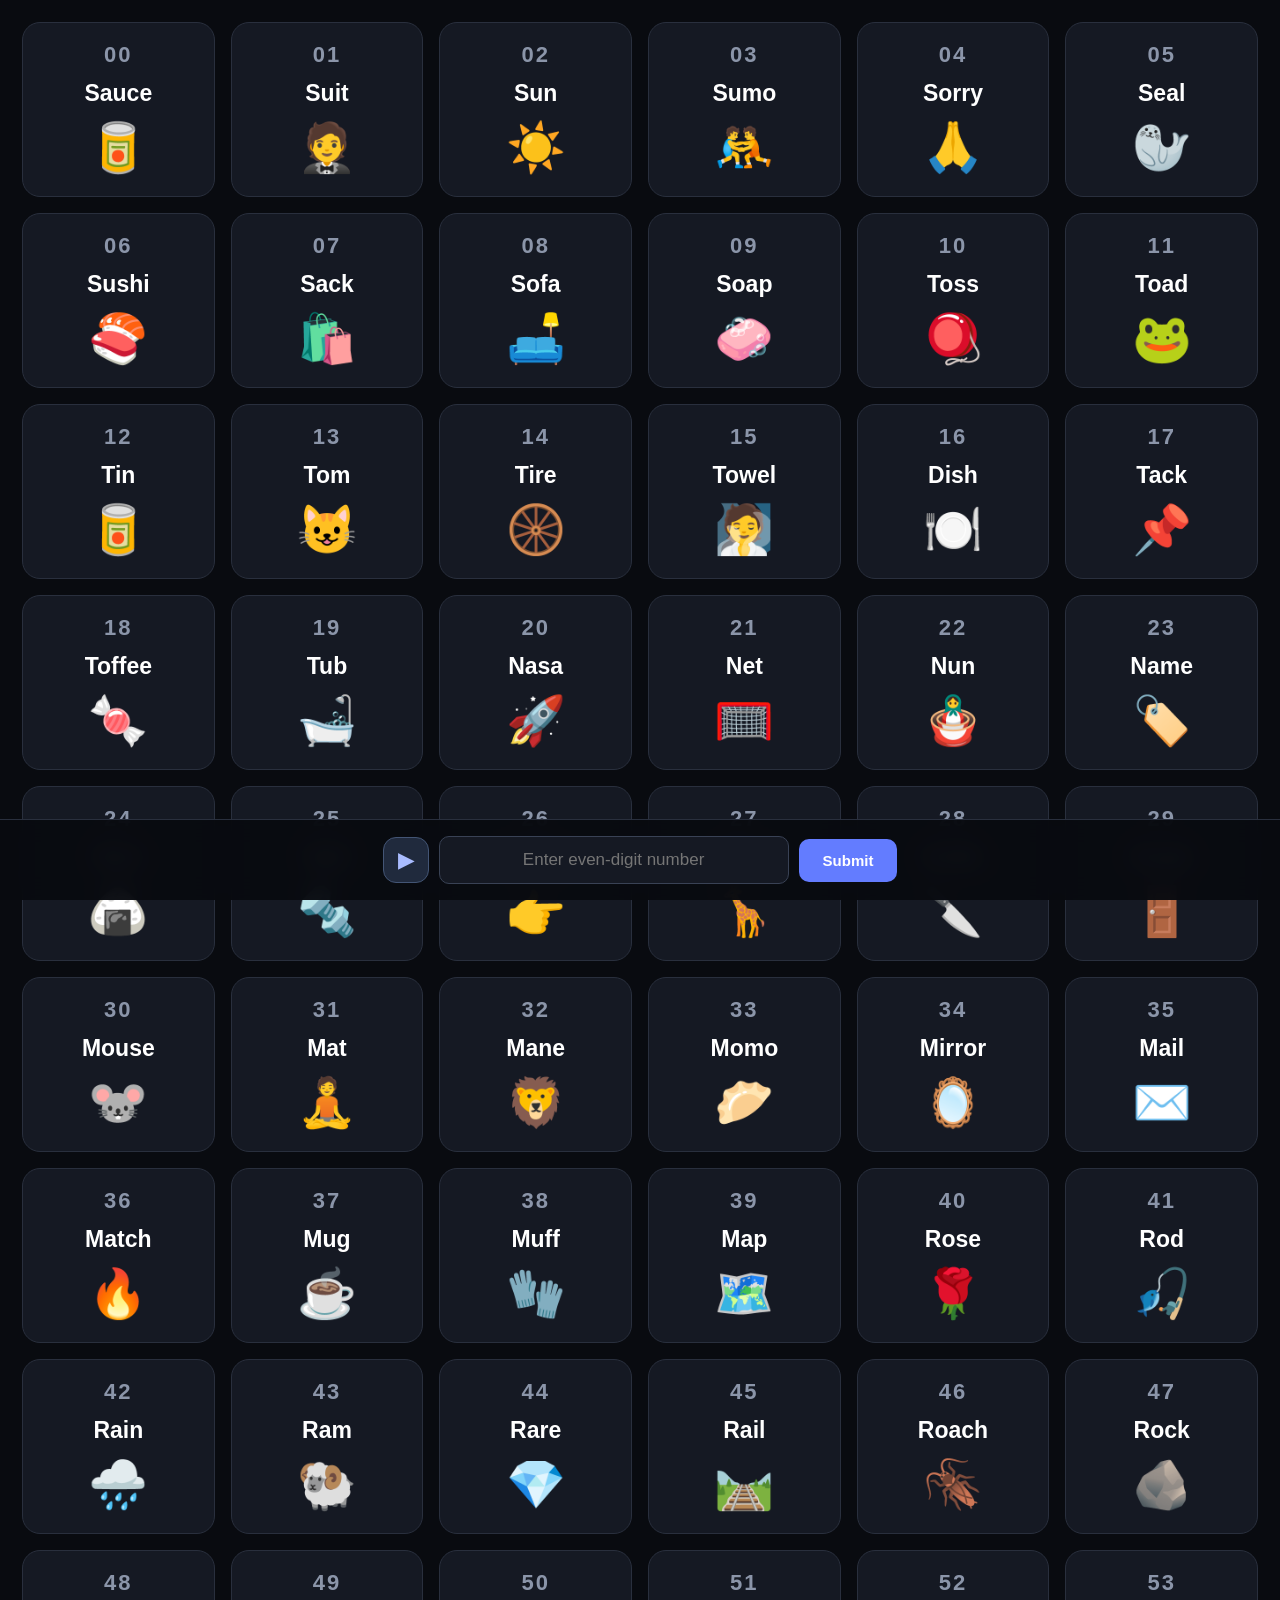
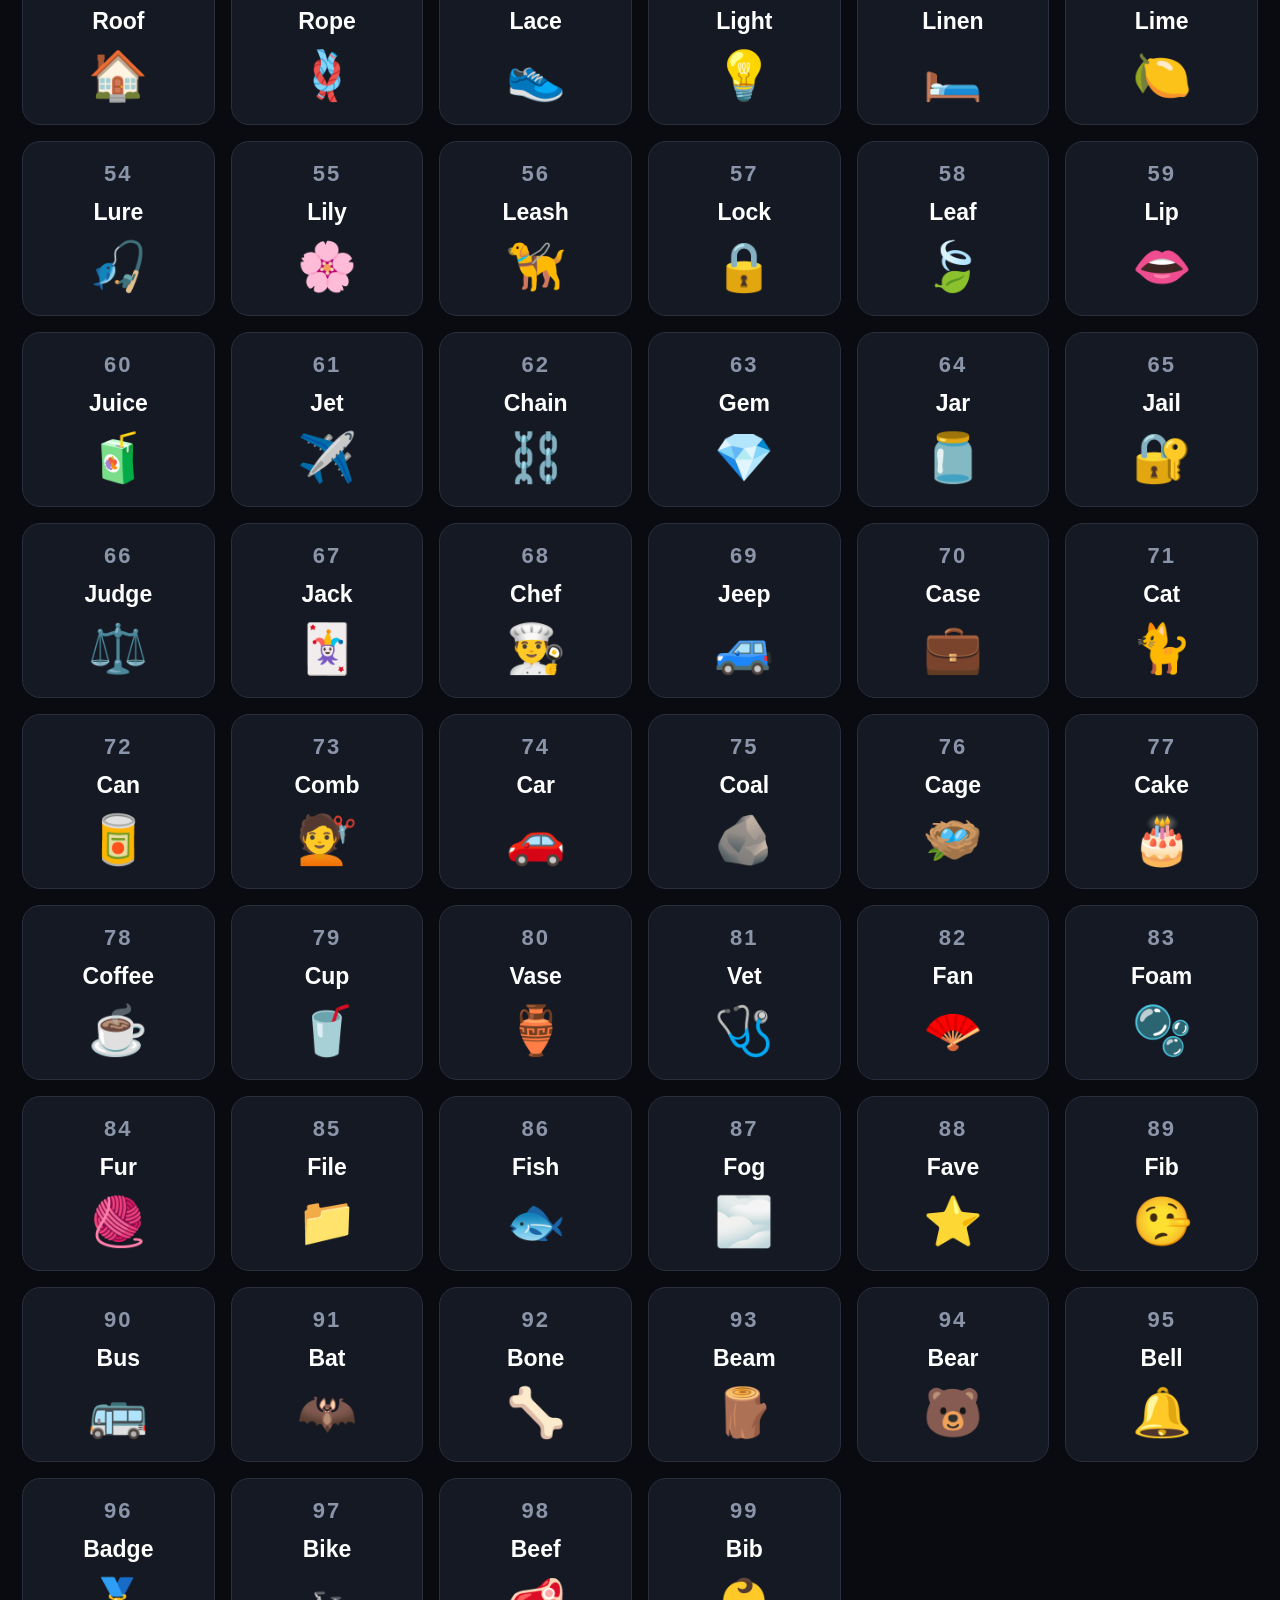
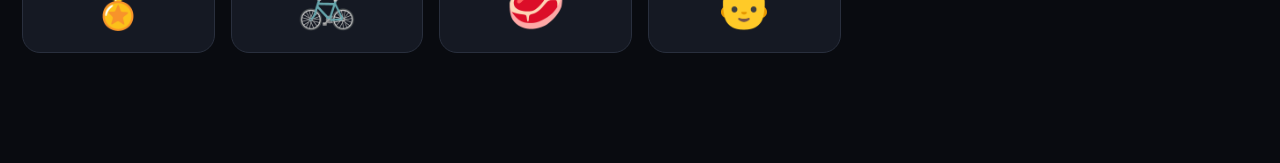
<file: memory/index.html>
<!DOCTYPE html>
<html lang="en">
<head>
<meta charset="UTF-8">
<meta name="viewport" content="width=device-width, initial-scale=1.0">
<title>Memory Cards 00–99</title>
<link rel="icon" href="favicon.ico" sizes="any">
<link rel="manifest" href="manifest.webmanifest">
<style>
* {
    margin: 0;
    padding: 0;
    box-sizing: border-box;
}

body {
    background: #090b10;
    color: #ffffff;
    font-family: Arial, sans-serif;
    padding: 22px;
    padding-bottom: 110px;
}

/* MAIN GRID */

.grid {
    display: grid;
    grid-template-columns: repeat(auto-fill, minmax(165px, 1fr));
    gap: 16px;
    max-width: 1600px;
    margin: auto;
}

/* CARD DESIGN */

.card {
    min-height: 175px;
    background: #151923;
    border: 1px solid #292f3d;
    border-radius: 18px;
    display: flex;
    flex-direction: column;
    align-items: center;
    justify-content: center;
    gap: 12px;
    transition: transform 0.2s, background 0.2s;
}

.card:hover {
    transform: translateY(-5px);
    background: #202838;
}

.number {
    font-size: 22px;
    font-weight: 800;
    color: #8b95a9;
    letter-spacing: 2px;
}

.word {
    font-size: 23px;
    font-weight: 700;
    text-align: center;
    color: #ffffff;
}

.emoji {
    font-size: 48px;
    line-height: 1.2;
}

/* FIXED BOTTOM INPUT BAR */

.input-bar {
    position: fixed;
    bottom: 0;
    left: 0;
    width: 100%;
    padding: 16px;
    display: flex;
    justify-content: center;
    align-items: center;
    gap: 10px;
    background: rgba(9, 11, 16, 0.96);
    backdrop-filter: blur(12px);
    border-top: 1px solid #292f3d;
    z-index: 100;
}

.input-bar input {
    width: min(350px, 65vw);
    padding: 13px;
    border-radius: 10px;
    border: 1px solid #394255;
    background: #151923;
    color: white;
    font-size: 17px;
    text-align: center;
    outline: none;
}

.input-bar input:focus {
    border-color: #718cff;
}

.input-bar button {
    padding: 13px 24px;
    border: none;
    border-radius: 10px;
    background: #637cff;
    color: white;
    font-size: 15px;
    font-weight: bold;
    cursor: pointer;
    transition: background 0.2s;
}

.input-bar button:hover {
    background: #4865ed;
}

/* ERROR MESSAGE */

.error-message {
    position: absolute;
    bottom: 75px;
    left: 0;
    width: 100%;
    text-align: center;
    color: #ff7777;
    font-size: 13px;
    display: none;
}

/* MODAL BACKGROUND */

.modal-overlay {
    position: fixed;
    inset: 0;
    background: rgba(0, 0, 0, 0.82);
    backdrop-filter: blur(7px);
    display: none;
    justify-content: center;
    align-items: center;
    padding: 20px;
    z-index: 200;
}

.modal-overlay.active {
    display: flex;
}

/* MODAL */

.modal {
    position: relative;
    width: 100%;
    max-width: 650px;
    max-height: 85vh;
    overflow-y: auto;
    background: #101520;
    border: 1px solid #343d50;
    border-radius: 22px;
    padding: 30px 22px;
    box-shadow: 0 20px 70px rgba(0,0,0,0.6);
    animation: popup 0.25s ease;
}

@keyframes popup {
    from {
        opacity: 0;
        transform: scale(0.85);
    }
    to {
        opacity: 1;
        transform: scale(1);
    }
}

.modal-title {
    text-align: center;
    color: #8b95a9;
    font-size: 14px;
    margin-bottom: 22px;
    letter-spacing: 1px;
    font-weight: bold;
}

.close-btn {
    position: absolute;
    top: 10px;
    right: 15px;
    background: transparent;
    color: #aab4c8;
    border: none;
    font-size: 28px;
    cursor: pointer;
}

.close-btn:hover {
    color: white;
}

/* MODAL CARD GRID */

.modal-grid {
    display: grid;
    grid-template-columns: repeat(2, minmax(0, 1fr));
    gap: 12px;
}

.modal-grid .card {
    min-height: 160px;
    padding: 12px;
    background: #1a2231;
    border: 1px solid #39465e;
}

.modal-grid .word {
    font-size: 21px;
}

.modal-grid .emoji {
    font-size: 42px;
}

/* MOBILE RESPONSIVE */

@media (max-width: 600px) {

    body {
        padding: 12px;
        padding-bottom: 100px;
    }

    .grid {
        grid-template-columns: repeat(2, 1fr);
        gap: 10px;
    }

    .card {
        min-height: 155px;
        border-radius: 14px;
    }

    .word {
        font-size: 20px;
    }

    .emoji {
        font-size: 42px;
    }

    .input-bar {
        padding: 13px 10px;
    }

    .input-bar input {
        font-size: 15px;
        min-width: 0;
    }

    .input-bar button {
        padding: 13px 18px;
    }

    .modal {
        padding: 30px 14px;
        max-height: 80vh;
    }

    .modal-grid {
        gap: 8px;
    }

    .modal-grid .card {
        min-height: 140px;
    }

    .modal-grid .word {
        font-size: 18px;
    }

    .modal-grid .emoji {
        font-size: 36px;
    }
}


/* MEMORY CHALLENGE */
.play-btn {
    width: 46px; height: 46px; flex: 0 0 46px; padding: 0 !important;
    border-radius: 13px !important; background: #202a3d !important;
    border: 1px solid #435575 !important; color: #a9bcff !important;
    font-size: 20px !important; display: grid; place-items: center;
}
.play-btn:hover { background: #2d3b58 !important; }
.game-overlay {
    position: fixed; inset: 0; z-index: 300; display: none; overflow-y: auto;
    background: #090b10; padding: 22px; align-items: center; justify-content: center;
}
.game-overlay.active { display: flex; }
.game-panel {
    width: min(900px, 100%); min-height: 440px; position: relative;
    background: #111824; border: 1px solid #303c52; border-radius: 24px;
    padding: 30px; box-shadow: 0 20px 80px rgba(0,0,0,.55);
}
.game-close { position:absolute; right:18px; top:12px; border:0; background:none; color:#aab4c8; font-size:30px; cursor:pointer; }
.game-heading { text-align:center; font-size:24px; font-weight:800; margin:5px 0 8px; }
.game-subtitle { text-align:center; color:#929db1; font-size:14px; margin-bottom:26px; }
.game-settings { display:grid; grid-template-columns:repeat(3,minmax(0,1fr)); gap:18px; margin:30px auto; max-width:720px; }
.setting { background:#192231; border:1px solid #303c52; border-radius:15px; padding:17px; }
.setting label { display:flex; justify-content:space-between; gap:8px; color:#cbd4e4; font-size:14px; font-weight:700; margin-bottom:16px; }
.setting output { color:#9eb1ff; }
.setting input[type=range] { width:100%; accent-color:#718cff; cursor:pointer; }
.game-action { display:block; margin:24px auto 0; min-width:170px; padding:14px 24px; border:0; border-radius:12px; background:#637cff; color:white; font-size:15px; font-weight:800; cursor:pointer; }
.game-action:hover { background:#4865ed; }
.game-status { text-align:center; color:#aab4c8; font-size:14px; margin:14px 0; min-height:20px; }
.number-stage { display:flex; align-items:center; justify-content:center; flex-wrap:nowrap; gap:clamp(8px,2vw,22px); margin:50px auto 35px; min-height:120px; }
.memory-number { font-size:clamp(22px,4vw,44px); font-weight:900; letter-spacing:2px; padding:18px 13px; min-width:0; text-align:center; color:#fff; background:#202b3e; border:1px solid #465675; border-radius:14px; flex:1; transition:opacity .9s ease, transform .9s ease, filter .9s ease; }
.number-stage.hidden-numbers .memory-number { opacity:0; transform:translateY(-12px) scale(.92); filter:blur(8px); }
.countdown { text-align:center; color:#9eb1ff; font-size:18px; font-weight:800; }
.answer-area { max-width:460px; margin:30px auto; text-align:center; }
.answer-progress { color:#9ba8bd; margin-bottom:14px; font-size:14px; }
.answer-input { width:100%; padding:16px; border-radius:12px; border:1px solid #465675; background:#192231; color:#fff; font-size:24px; text-align:center; letter-spacing:4px; outline:none; }
.answer-input:focus { border-color:#8298ff; }
.answer-feedback { min-height:24px; margin-top:12px; color:#aab4c8; font-size:14px; }
.game-results { max-width:620px; margin:20px auto; }
.score-display { text-align:center; font-size:48px; font-weight:900; color:#a9bcff; margin:18px 0; }
.result-list { display:grid; gap:9px; margin-top:22px; }
.result-item { display:flex; justify-content:space-between; gap:12px; padding:12px 15px; background:#192231; border:1px solid #303c52; border-radius:11px; font-size:14px; }
.result-item.correct { border-color:#247d5a; }
.result-item.wrong { border-color:#8e414b; }
.result-label { color:#aab4c8; }
@media(max-width:650px) {
 .game-overlay { padding:10px; align-items:flex-start; }
 .game-panel { padding:25px 14px; margin:auto 0; min-height:0; }
 .game-settings { grid-template-columns:1fr; gap:10px; margin:20px auto; }
 .setting { padding:13px; }
 .setting label { margin-bottom:10px; }
 .number-stage { gap:5px; margin:35px auto 25px; }
 .memory-number { padding:14px 4px; letter-spacing:0; border-radius:9px; }
 .game-heading { font-size:21px; }
 .input-bar { gap:7px; }
 .play-btn { width:42px; height:42px; flex-basis:42px; }
}


/* GAME SELECTOR + ASSOCIATION MODE */
.game-choice-grid { display:grid; grid-template-columns:repeat(2,minmax(0,1fr)); gap:16px; margin:34px auto 12px; max-width:720px; }
.game-choice { min-height:230px; display:flex; flex-direction:column; align-items:flex-start; text-align:left; gap:13px; padding:24px; border-radius:18px; border:1px solid #35435d; background:linear-gradient(145deg,#1b2638,#141c2a); color:#fff; cursor:pointer; transition:transform .2s,border-color .2s,background .2s; }
.game-choice:hover { transform:translateY(-4px); border-color:#8298ff; background:linear-gradient(145deg,#24334c,#182235); }
.choice-icon { width:44px; height:44px; display:grid; place-items:center; border-radius:13px; background:#2a3854; color:#a9bcff; font-size:28px; }
.game-choice strong { font-size:19px; }
.game-choice > span:not(.choice-icon):not(.choice-arrow) { color:#9eabc0; line-height:1.5; font-size:14px; }
.choice-arrow { margin-top:auto; color:#a9bcff; font-size:14px; font-weight:800; }
.back-link { border:0; background:transparent; color:#a9bcff; font-size:14px; font-weight:700; cursor:pointer; margin:0 0 18px; }
.association-settings { display:grid; grid-template-columns:1fr 1fr; gap:14px; max-width:720px; margin:26px auto 18px; }
.association-settings .setting:last-child { grid-column:1/-1; }
.toggle-options,.direction-options { display:flex; flex-wrap:wrap; gap:9px; }
.toggle-option,.direction-option { display:flex !important; align-items:center; justify-content:center !important; gap:8px !important; padding:11px 13px; border-radius:10px; border:1px solid #3b4962; background:#202b3d; color:#dce4f2 !important; cursor:pointer; margin:0 !important; }
.toggle-option input,.direction-option input { accent-color:#8298ff; }
.setting-hint { color:#8592a8; font-size:12px; margin-top:12px; }
.association-topline { display:flex; justify-content:space-between; gap:12px; color:#9eabc0; font-size:13px; margin:25px auto; max-width:650px; }
.association-prompt { min-height:180px; display:flex; align-items:center; justify-content:center; gap:18px; flex-wrap:wrap; padding:25px; border:1px solid #35435d; border-radius:18px; background:#192435; max-width:650px; margin:auto; }
.association-name { font-size:clamp(24px,4vw,36px); font-weight:800; }
.association-image { font-size:clamp(58px,10vw,88px); line-height:1.2; }
.association-number { font-size:clamp(36px,7vw,56px); font-weight:900; letter-spacing:5px; color:#a9bcff; }
.association-answer { max-width:460px; margin:22px auto 0; }
.association-answer .answer-input { margin-bottom:10px; }
.choice-answer-grid { display:grid; grid-template-columns:repeat(2,minmax(0,1fr)); gap:10px; max-width:560px; margin:22px auto 0; }
.choice-answer { min-height:100px; border:1px solid #3b4962; border-radius:13px; background:#1a2536; color:white; padding:13px; display:flex; align-items:center; justify-content:center; gap:9px; flex-direction:column; cursor:pointer; }
.choice-answer.selected { border-color:#91a4ff; background:#293958; box-shadow:0 0 0 2px #718cff33; }
.choice-answer .association-image { font-size:34px; }
.choice-answer .association-name { font-size:16px; }
.choice-answer:disabled { cursor:default; opacity:.7; }
@media(max-width:650px) {
 .game-choice-grid { grid-template-columns:1fr; margin-top:22px; }
 .game-choice { min-height:170px; padding:19px; }
 .association-settings { grid-template-columns:1fr; }
 .association-settings .setting:last-child { grid-column:auto; }
 .association-topline { margin:18px auto; }
 .association-prompt { min-height:150px; padding:18px 10px; }
 .choice-answer-grid { gap:8px; }
}


/* RESPONSIVE GAME EXPERIENCE — mobile, tablet and desktop */
html { -webkit-text-size-adjust: 100%; }
.game-overlay {
    padding: clamp(8px, 2.5vw, 28px);
    align-items: center;
    justify-content: center;
    overscroll-behavior: contain;
}
.game-panel {
    width: min(100%, 980px);
    max-height: calc(100dvh - 2 * clamp(8px, 2.5vw, 28px));
    min-height: 0;
    overflow-y: auto;
    overflow-x: hidden;
    overscroll-behavior: contain;
    scrollbar-width: thin;
    scrollbar-color: #435575 transparent;
    padding: clamp(22px, 3.2vw, 38px);
}
.game-panel > [hidden],
.game-panel [hidden] { display: none !important; }
.game-close {
    position: sticky;
    float: right;
    top: 0;
    z-index: 5;
    width: 38px;
    height: 38px;
    margin: -12px -12px 0 10px;
    border-radius: 11px;
    background: #202b3e;
    line-height: 1;
}
.game-heading { font-size: clamp(21px, 2.5vw, 28px); }
.game-subtitle { max-width: 560px; margin-left: auto; margin-right: auto; line-height: 1.55; }
.game-settings { width: 100%; }
.setting { min-width: 0; }
.setting label { line-height: 1.4; }
.game-action {
    min-height: 48px;
    max-width: 100%;
    touch-action: manipulation;
}
.game-choice-grid { width: 100%; }
.game-choice { min-width: 0; }
.number-stage {
    width: 100%;
    max-width: 850px;
    flex-wrap: wrap;
    gap: clamp(7px, 1.4vw, 16px);
    padding: 0 2px;
}
.memory-number {
    flex: 1 1 105px;
    max-width: 170px;
    min-width: 0;
    overflow-wrap: anywhere;
    font-size: clamp(19px, 3.8vw, 42px);
}
.answer-area, .association-answer { width: 100%; }
.answer-input { min-width: 0; }
.association-settings { width: 100%; }
.association-prompt { width: 100%; overflow-wrap: anywhere; }
.choice-answer-grid { width: 100%; }
.choice-answer { min-width: 0; overflow-wrap: anywhere; }
.result-list, .result-item { min-width: 0; }
.result-label { min-width: 0; overflow-wrap: anywhere; }
.score-display { font-size: clamp(36px, 6vw, 52px); }
.game-status { line-height: 1.5; }

@media (min-width: 900px) {
    .game-panel { padding: 38px 44px; }
    .game-settings { gap: 16px; }
    .game-choice { min-height: 215px; }
    .number-stage { flex-wrap: nowrap; }
    .memory-number { flex: 1 1 0; }
}
@media (max-width: 700px) {
    .game-overlay {
        padding: 8px;
        align-items: flex-start;
    }
    .game-panel {
        width: 100%;
        max-height: calc(100dvh - 16px);
        margin: 0;
        padding: 20px 14px 24px;
        border-radius: 18px;
    }
    .game-close {
        margin: -8px -5px 0 8px;
        width: 34px;
        height: 34px;
    }
    .game-settings { grid-template-columns: 1fr; gap: 10px; margin: 20px auto; }
    .association-settings { grid-template-columns: 1fr; gap: 10px; margin: 20px auto; }
    .association-settings .setting:last-child { grid-column: auto; }
    .game-choice-grid { grid-template-columns: 1fr; gap: 10px; margin: 20px auto 8px; }
    .game-choice { min-height: 0; padding: 17px; gap: 9px; }
    .choice-icon { width: 38px; height: 38px; font-size: 23px; }
    .game-choice strong { font-size: 17px; }
    .game-choice > span:not(.choice-icon):not(.choice-arrow) { font-size: 13px; }
    .game-subtitle { margin-bottom: 18px; padding: 0 8px; }
    .number-stage {
        display: grid;
        grid-template-columns: repeat(auto-fit, minmax(min(100%, 76px), 1fr));
        gap: 8px;
        margin: 26px auto 20px;
        min-height: 0;
    }
    .memory-number {
        width: 100%;
        max-width: none;
        min-height: 58px;
        padding: 12px 4px;
        font-size: clamp(17px, 5vw, 27px);
        letter-spacing: 0;
        border-radius: 10px;
    }
    .countdown { font-size: 16px; }
    .answer-area { margin: 22px auto; }
    .answer-input { font-size: 21px; padding: 14px 10px; }
    .game-action { width: 100%; margin-top: 16px; }
    .association-topline { margin: 14px auto 18px; font-size: 12px; }
    .association-prompt { min-height: 135px; padding: 18px 10px; gap: 12px; }
    .association-name { font-size: clamp(21px, 6vw, 30px); }
    .association-image { font-size: clamp(48px, 14vw, 72px); }
    .association-number { font-size: clamp(34px, 10vw, 48px); }
    .association-answer { margin: 16px auto 0; }
    .choice-answer-grid { grid-template-columns: repeat(2, minmax(0, 1fr)); gap: 8px; margin: 16px auto 0; }
    .choice-answer { min-height: 92px; padding: 9px 6px; }
    .choice-answer .association-image { font-size: 30px; }
    .choice-answer .association-name { font-size: 14px; }
    .score-display { margin: 12px 0; }
    .result-list { gap: 7px; margin-top: 16px; }
    .result-item { padding: 10px 11px; font-size: 13px; }
}
@media (max-width: 360px) {
    .game-panel { padding: 17px 11px 20px; }
    .game-heading { font-size: 20px; }
    .game-choice { padding: 14px; }
    .number-stage { grid-template-columns: repeat(2, minmax(0, 1fr)); }
    .choice-answer-grid { grid-template-columns: 1fr 1fr; }
    .toggle-options, .direction-options { gap: 7px; }
    .toggle-option, .direction-option { padding: 9px 10px; font-size: 13px; }
}
@media (max-height: 560px) and (min-width: 701px) {
    .game-overlay { align-items: flex-start; }
    .game-panel { max-height: calc(100dvh - 16px); margin: 8px auto; }
    .number-stage { margin: 20px auto; }
}
@media (prefers-reduced-motion: reduce) {
    .game-choice, .memory-number { transition: none !important; }
}

</style>
</head>

<body>

<!-- MAIN MEMORY CARD GRID -->

<div class="grid" id="grid"></div>


<!-- FIXED BOTTOM INPUT -->

<div class="input-bar">

    <button class="play-btn" onclick="openGame()" aria-label="Open memory challenge" title="Memory challenge">▶</button>

    <input
        type="text"
        inputmode="numeric"
        id="numberInput"
        placeholder="Enter even-digit number"
        autocomplete="off"
        aria-label="Enter an even-digit number"
    >

    <button onclick="submitNumber()">
        Submit
    </button>

    <div class="error-message" id="errorMessage">
        Please enter an even number of digits (minimum 2).
    </div>

</div>


<!-- POPUP MODAL -->

<div class="modal-overlay" id="modalOverlay">

    <div class="modal">

        <button
            class="close-btn"
            onclick="closeModal()"
            aria-label="Close popup"
        >
            &times;
        </button>

        <div class="modal-title">
            YOUR MEMORY CARDS
        </div>

        <div id="modalContent"></div>

    </div>

</div>



<!-- MEMORY CHALLENGE SCREEN -->
<div class="game-overlay" id="gameOverlay" aria-hidden="true">
  <section class="game-panel">
    <button class="game-close" onclick="closeGame()" aria-label="Close game">&times;</button>

    <div id="gameChooser">
      <h2 class="game-heading">Choose a game</h2>
      <p class="game-subtitle">Train your memory in two different ways.</p>
      <div class="game-choice-grid">
        <button class="game-choice" onclick="chooseGame('memory')">
          <span class="choice-icon">⌁</span>
          <strong>Number Sequence</strong>
          <span>Memorize a row of numbers and recall them in order.</span>
          <span class="choice-arrow">Play game →</span>
        </button>
        <button class="game-choice" onclick="chooseGame('association')">
          <span class="choice-icon">◈</span>
          <strong>Number Association</strong>
          <span>Connect numbers with their memory words and images.</span>
          <span class="choice-arrow">Play game →</span>
        </button>
      </div>
    </div>

    <div id="gameSetup" hidden>
      <button class="back-link" onclick="showGameSection('chooser')">← All games</button>
      <h2 class="game-heading">Number Sequence</h2>
      <p class="game-subtitle">Observe the numbers. Remember them. Recall them accurately.</p>
      <div class="game-settings">
        <div class="setting">
          <label for="digitRange">Digits per number <output id="digitValue">4</output></label>
          <input id="digitRange" type="range" min="2" max="8" value="4" oninput="updateGameSettings()">
        </div>
        <div class="setting">
          <label for="countRange">Total numbers <output id="countValue">5</output></label>
          <input id="countRange" type="range" min="2" max="10" value="5" oninput="updateGameSettings()">
        </div>
        <div class="setting">
          <label for="timeRange">Memory time <output id="timeValue">25s</output></label>
          <input id="timeRange" type="range" min="5" max="60" step="1" value="25" oninput="updateGameSettings()">
        </div>
      </div>
      <p class="game-status">All numbers will appear together in a single row.</p>
      <button class="game-action" onclick="startMemoryGame()">Start challenge</button>
    </div>

    <div id="gameMemorize" hidden>
      <div class="countdown" id="memoryCountdown">25 seconds to memorize</div>
      <div class="number-stage" id="numberStage"></div>
      <p class="game-status">Memorize the numbers in their displayed order.</p>
    </div>

    <div id="gameRecall" hidden>
      <div class="countdown" id="recallCountdown">Recall time</div>
      <div class="answer-area">
        <div class="answer-progress" id="answerProgress">Number 1 of 5</div>
        <input class="answer-input" id="answerInput" type="text" inputmode="numeric" autocomplete="off" placeholder="Enter the number" aria-label="Recall number">
        <div class="answer-feedback" id="answerFeedback">Enter the first number you remember.</div>
        <button class="game-action" onclick="submitRecall()" id="answerSubmit">Submit answer</button>
      </div>
    </div>

    <div id="gameResults" hidden>
      <h3 class="game-heading">Challenge complete</h3>
      <div class="score-display" id="scoreDisplay">0 / 5</div>
      <p class="game-status" id="scoreMessage"></p>
      <div class="result-list" id="resultList"></div>
      <button class="game-action" onclick="resetMemoryGame()">Play again</button>
    </div>

    <div id="associationSetup" hidden>
      <button class="back-link" onclick="showGameSection('chooser')">← All games</button>
      <h2 class="game-heading">Number Association</h2>
      <p class="game-subtitle">Choose what to see and which way you want to recall it.</p>

      <div class="association-settings">
        <div class="setting">
          <label>Clue appearance</label>
          <div class="toggle-options">
            <label class="toggle-option"><input type="checkbox" id="showName" checked> <span>Name</span></label>
            <label class="toggle-option"><input type="checkbox" id="showImage" checked> <span>Image</span></label>
          </div>
          <p class="setting-hint">Choose name, image, or both.</p>
        </div>
        <div class="setting">
          <label>Recall direction</label>
          <div class="direction-options">
            <label class="direction-option"><input type="radio" name="associationDirection" value="clueToNumber" checked><span>Clue <b>→</b> Number</span></label>
            <label class="direction-option"><input type="radio" name="associationDirection" value="numberToClue"><span>Number <b>→</b> Clue</span></label>
          </div>
        </div>
        <div class="setting">
          <label for="associationCount">Questions <output id="associationCountValue">10</output></label>
          <input id="associationCount" type="range" min="5" max="30" step="1" value="10" oninput="document.getElementById('associationCountValue').textContent=this.value">
        </div>
      </div>
      <p class="game-status" id="associationSetupHint">You will see a name and image, then enter its two-digit number.</p>
      <button class="game-action" onclick="startAssociationGame()">Start game</button>
    </div>

    <div id="associationPlay" hidden>
      <div class="association-topline"><span id="associationProgress">Question 1 of 10</span><span id="associationScoreLive">0 correct</span></div>
      <div class="association-prompt" id="associationPrompt"></div>
      <div class="association-answer" id="associationAnswer"></div>
      <p class="answer-feedback" id="associationFeedback"></p>
      <button class="game-action" id="associationSubmit" onclick="submitAssociationAnswer()">Submit answer</button>
    </div>

    <div id="associationResults" hidden>
      <h3 class="game-heading">Association complete</h3>
      <div class="score-display" id="associationScore">0 / 10</div>
      <p class="game-status" id="associationMessage"></p>
      <div class="result-list" id="associationResultList"></div>
      <button class="game-action" onclick="showGameSection('associationSetup')">Play again</button>
    </div>
  </section>
</div>

<script>

// =====================================
// MEMORY WORDS DATABASE (00–99)
// =====================================

const words = [

    ["Sauce","🥫"],
    ["Suit","🤵"],
    ["Sun","☀️"],
    ["Sumo","🤼"],
    ["Sorry","🙏"],
    ["Seal","🦭"],
    ["Sushi","🍣"],
    ["Sack","🛍️"],
    ["Sofa","🛋️"],
    ["Soap","🧼"],

    ["Toss","🪀"],
    ["Toad","🐸"],
    ["Tin","🥫"],
    ["Tom","😺"],
    ["Tire","🛞"],
    ["Towel","🧖"],
    ["Dish","🍽️"],
    ["Tack","📌"],
    ["Toffee","🍬"],
    ["Tub","🛁"],

    ["Nasa","🚀"],
    ["Net","🥅"],
    ["Nun","🪆"],
    ["Name","🏷️"],
    ["Nori","🍙"],
    ["Nail","🔩"],
    ["Nudge","👉"],
    ["Neck","🦒"],
    ["Knife","🔪"],
    ["Knob","🚪"],

    ["Mouse","🐭"],
    ["Mat","🧘"],
    ["Mane","🦁"],
    ["Momo","🥟"],
    ["Mirror","🪞"],
    ["Mail","✉️"],
    ["Match","🔥"],
    ["Mug","☕"],
    ["Muff","🧤"],
    ["Map","🗺️"],

    ["Rose","🌹"],
    ["Rod","🎣"],
    ["Rain","🌧️"],
    ["Ram","🐏"],
    ["Rare","💎"],
    ["Rail","🛤️"],
    ["Roach","🪳"],
    ["Rock","🪨"],
    ["Roof","🏠"],
    ["Rope","🪢"],

    ["Lace","👟"],
    ["Light","💡"],
    ["Linen","🛏️"],
    ["Lime","🍋"],
    ["Lure","🎣"],
    ["Lily","🌸"],
    ["Leash","🦮"],
    ["Lock","🔒"],
    ["Leaf","🍃"],
    ["Lip","👄"],

    ["Juice","🧃"],
    ["Jet","✈️"],
    ["Chain","⛓️"],
    ["Gem","💎"],
    ["Jar","🫙"],
    ["Jail","🔐"],
    ["Judge","⚖️"],
    ["Jack","🃏"],
    ["Chef","👨‍🍳"],
    ["Jeep","🚙"],

    ["Case","💼"],
    ["Cat","🐈"],
    ["Can","🥫"],
    ["Comb","💇"],
    ["Car","🚗"],
    ["Coal","🪨"],
    ["Cage","🪺"],
    ["Cake","🎂"],
    ["Coffee","☕"],
    ["Cup","🥤"],

    ["Vase","🏺"],
    ["Vet","🩺"],
    ["Fan","🪭"],
    ["Foam","🫧"],
    ["Fur","🧶"],
    ["File","📁"],
    ["Fish","🐟"],
    ["Fog","🌫️"],
    ["Fave","⭐"],
    ["Fib","🤥"],

    ["Bus","🚌"],
    ["Bat","🦇"],
    ["Bone","🦴"],
    ["Beam","🪵"],
    ["Bear","🐻"],
    ["Bell","🔔"],
    ["Badge","🏅"],
    ["Bike","🚲"],
    ["Beef","🥩"],
    ["Bib","👶"]

];


// =====================================
// ELEMENT REFERENCES
// =====================================

const grid = document.getElementById("grid");

const modalOverlay = document.getElementById("modalOverlay");

const modalContent = document.getElementById("modalContent");

const numberInput = document.getElementById("numberInput");

const errorMessage = document.getElementById("errorMessage");


// =====================================
// GENERATE MAIN GRID (00–99)
// =====================================

words.forEach((item, index) => {

    const number = String(index).padStart(2, "0");

    const card = document.createElement("div");

    card.className = "card";

    card.innerHTML = `
        <div class="number">${number}</div>
        <div class="word">${item[0]}</div>
        <div class="emoji">${item[1]}</div>
    `;

    grid.appendChild(card);

});


// =====================================
// SUBMIT NUMBER
// =====================================

function submitNumber() {

    const value = numberInput.value.trim();

    // Validate: digits only, even length, minimum 2 digits

    if (!/^\d+$/.test(value) || value.length % 2 !== 0) {

        errorMessage.style.display = "block";

        return;
    }

    errorMessage.style.display = "none";


    // =====================================
    // SPLIT INPUT INTO TWO-DIGIT PAIRS
    // =====================================

    const pairs = value.match(/\d{2}/g);


    // =====================================
    // GENERATE CORRESPONDING MEMORY CARDS
    // =====================================

    modalContent.innerHTML = "";

    const modalGrid = document.createElement("div");

    modalGrid.className = "modal-grid";

    pairs.forEach(pair => {

        const index = Number(pair);

        const item = words[index];

        // Create one corresponding card

        const card = document.createElement("div");

        card.className = "card";

        card.innerHTML = `
            <div class="number">${pair}</div>
            <div class="word">${item[0]}</div>
            <div class="emoji">${item[1]}</div>
        `;

        modalGrid.appendChild(card);

    });


    // Add all generated cards to modal

    modalContent.appendChild(modalGrid);


    // =====================================
    // SHOW POPUP
    // =====================================

    modalOverlay.classList.add("active");

}


// =====================================
// CLOSE MODAL
// =====================================

function closeModal() {

    modalOverlay.classList.remove("active");

}


// =====================================
// ENTER KEY SUPPORT
// =====================================

numberInput.addEventListener("keydown", function(event) {

    if (event.key === "Enter") {

        submitNumber();

    }

});


// =====================================
// CLOSE WHEN CLICKING OUTSIDE MODAL
// =====================================

modalOverlay.addEventListener("click", function(event) {

    if (event.target === modalOverlay) {

        closeModal();

    }

});


// =====================================
// ESCAPE KEY SUPPORT
// =====================================

document.addEventListener("keydown", function(event) {

    if (event.key === "Escape") {

        closeModal();

    }

});


// =====================================
// MEMORY CHALLENGE GAME
// =====================================
let challengeNumbers = [];
let submittedAnswers = [];
let currentAnswerIndex = 0;
let memoryTimer = null;
let memorySecondsLeft = 0;
let challengeActive = false;

const gameOverlay = document.getElementById('gameOverlay');
const gameSetup = document.getElementById('gameSetup');
const gameMemorize = document.getElementById('gameMemorize');
const gameRecall = document.getElementById('gameRecall');
const gameResults = document.getElementById('gameResults');
const numberStage = document.getElementById('numberStage');
const answerInput = document.getElementById('answerInput');

function openGame() {
    clearInterval(memoryTimer);
    challengeActive = false;
    gameOverlay.classList.add('active');
    gameOverlay.setAttribute('aria-hidden', 'false');
    showGameSection('chooser');
    updateGameSettings();
}

function closeGame() {
    clearInterval(memoryTimer);
    challengeActive = false;
    gameOverlay.classList.remove('active');
    gameOverlay.setAttribute('aria-hidden', 'true');
}

const gameSections = [
    'gameChooser', 'gameSetup', 'gameMemorize', 'gameRecall', 'gameResults',
    'associationSetup', 'associationPlay', 'associationResults'
];

function showGameSection(section) {
    const ids = {
        chooser: 'gameChooser',
        setup: 'gameSetup',
        memorize: 'gameMemorize',
        recall: 'gameRecall',
        results: 'gameResults'
    };
    const activeId = ids[section] || section;
    gameSections.forEach(id => {
        document.getElementById(id).hidden = id !== activeId;
    });
}

function chooseGame(mode) {
    if (mode === 'memory') {
        showGameSection('setup');
        updateGameSettings();
    } else {
        showGameSection('associationSetup');
        updateAssociationHint();
    }
}

function updateGameSettings() {
    document.getElementById('digitValue').textContent = document.getElementById('digitRange').value;
    document.getElementById('countValue').textContent = document.getElementById('countRange').value;
    document.getElementById('timeValue').textContent = document.getElementById('timeRange').value + 's';
}

function startMemoryGame() {
    clearInterval(memoryTimer);
    const digits = Number(document.getElementById('digitRange').value);
    const count = Number(document.getElementById('countRange').value);
    memorySecondsLeft = Number(document.getElementById('timeRange').value);
    challengeNumbers = Array.from({length: count}, () => {
        let value = '';
        for (let i = 0; i < digits; i++) value += Math.floor(Math.random() * 10);
        return value;
    });
    submittedAnswers = [];
    currentAnswerIndex = 0;
    challengeActive = true;
    numberStage.classList.remove('hidden-numbers');
    numberStage.innerHTML = '';
    challengeNumbers.forEach(number => {
        const item = document.createElement('div');
        item.className = 'memory-number';
        item.textContent = number;
        numberStage.appendChild(item);
    });
    showGameSection('memorize');
    updateMemoryCountdown();
    memoryTimer = setInterval(() => {
        memorySecondsLeft--;
        updateMemoryCountdown();
        if (memorySecondsLeft <= 0) {
            clearInterval(memoryTimer);
            numberStage.classList.add('hidden-numbers');
            // Let the fade animation finish before showing the recall screen.
            setTimeout(beginRecall, 950);
        }
    }, 1000);
}

function updateMemoryCountdown() {
    document.getElementById('memoryCountdown').textContent = memorySecondsLeft + (memorySecondsLeft === 1 ? ' second' : ' seconds') + ' remaining';
}

function beginRecall() {
    if (!challengeActive) return;
    showGameSection('recall');
    updateRecallPrompt();
    answerInput.value = '';
    answerInput.maxLength = challengeNumbers[0].length;
    answerInput.focus();
}

function updateRecallPrompt() {
    document.getElementById('answerProgress').textContent = `Number ${currentAnswerIndex + 1} of ${challengeNumbers.length}`;
    document.getElementById('recallCountdown').textContent = 'Recall the numbers in order';
    document.getElementById('answerFeedback').textContent = 'Enter the number you remember.';
    document.getElementById('answerSubmit').textContent = currentAnswerIndex === challengeNumbers.length - 1 ? 'Finish challenge' : 'Submit answer';
    answerInput.maxLength = challengeNumbers[currentAnswerIndex].length;
}

function submitRecall() {
    if (!challengeActive) return;
    const answer = answerInput.value.trim();
    if (!/^\d+$/.test(answer) || answer.length !== challengeNumbers[currentAnswerIndex].length) {
        document.getElementById('answerFeedback').textContent = `Enter exactly ${challengeNumbers[currentAnswerIndex].length} digits.`;
        return;
    }
    submittedAnswers.push(answer);
    currentAnswerIndex++;
    if (currentAnswerIndex >= challengeNumbers.length) {
        finishMemoryGame();
        return;
    }
    answerInput.value = '';
    updateRecallPrompt();
    answerInput.focus();
}

function finishMemoryGame() {
    challengeActive = false;
    clearInterval(memoryTimer);
    const correct = submittedAnswers.filter((answer, index) => answer === challengeNumbers[index]).length;
    document.getElementById('scoreDisplay').textContent = `${correct} / ${challengeNumbers.length}`;
    document.getElementById('scoreMessage').textContent = correct === challengeNumbers.length ? 'Perfect recall! Every number was correct.' : `${Math.round(correct / challengeNumbers.length * 100)}% accuracy — keep training your memory.`;
    const resultList = document.getElementById('resultList');
    resultList.innerHTML = '';
    challengeNumbers.forEach((number, index) => {
        const answer = submittedAnswers[index] || 'Not answered';
        const isCorrect = answer === number;
        const row = document.createElement('div');
        row.className = `result-item ${isCorrect ? 'correct' : 'wrong'}`;
        const label = document.createElement('span');
        label.className = 'result-label';
        label.textContent = `Number ${index + 1}`;
        const value = document.createElement('strong');
        value.textContent = `${answer} ${isCorrect ? '✓' : `→ ${number} ✕`}`;
        row.append(label, value);
        resultList.appendChild(row);
    });
    showGameSection('results');
}

function resetMemoryGame() {
    clearInterval(memoryTimer);
    challengeActive = false;
    showGameSection('setup');
    updateGameSettings();
}

answerInput.addEventListener('keydown', event => {
    if (event.key === 'Enter') submitRecall();
});

document.addEventListener('keydown', event => {
    if (event.key === 'Escape' && gameOverlay.classList.contains('active')) closeGame();
});


// =====================================
// NUMBER ASSOCIATION GAME
// =====================================
let associationQuestions = [];
let associationIndex = 0;
let associationCorrect = 0;
let associationAnswers = [];
let selectedAssociationOption = null;

const associationPrompt = document.getElementById('associationPrompt');
const associationAnswer = document.getElementById('associationAnswer');

function getAssociationPreferences() {
    const showName = document.getElementById('showName').checked;
    const showImage = document.getElementById('showImage').checked;
    const direction = document.querySelector('input[name="associationDirection"]:checked').value;
    return { showName, showImage, direction };
}

function updateAssociationHint() {
    const prefs = getAssociationPreferences();
    const hint = document.getElementById('associationSetupHint');
    if (!prefs.showName && !prefs.showImage) {
        hint.textContent = 'Select at least Name or Image to continue.';
    } else if (prefs.direction === 'clueToNumber') {
        hint.textContent = `You will see ${prefs.showName && prefs.showImage ? 'a name and image' : prefs.showName ? 'a name' : 'an image'}, then enter its two-digit number.`;
    } else {
        hint.textContent = `You will see a number, then choose the matching ${prefs.showName && prefs.showImage ? 'name and image' : prefs.showName ? 'name' : 'image'}.`;
    }
}

document.getElementById('showName').addEventListener('change', updateAssociationHint);
document.getElementById('showImage').addEventListener('change', updateAssociationHint);
document.querySelectorAll('input[name="associationDirection"]').forEach(radio => radio.addEventListener('change', updateAssociationHint));

function renderAssociationClue(item, includeName, includeImage) {
    let html = '';
    if (includeName) html += `<div class="association-name">${item.name}</div>`;
    if (includeImage) html += `<div class="association-image">${item.image}</div>`;
    return html;
}

function startAssociationGame() {
    const prefs = getAssociationPreferences();
    if (!prefs.showName && !prefs.showImage) {
        updateAssociationHint();
        return;
    }

    const count = Number(document.getElementById('associationCount').value);
    const indexes = Array.from({length: words.length}, (_, i) => i)
        .sort(() => Math.random() - 0.5)
        .slice(0, count);

    associationQuestions = indexes.map(index => ({
        number: String(index).padStart(2, '0'),
        name: words[index][0],
        image: words[index][1]
    }));
    associationIndex = 0;
    associationCorrect = 0;
    associationAnswers = [];
    showGameSection('associationPlay');
    renderAssociationQuestion();
}

function renderAssociationQuestion() {
    const prefs = getAssociationPreferences();
    const question = associationQuestions[associationIndex];
    selectedAssociationOption = null;

    document.getElementById('associationProgress').textContent =
        `Question ${associationIndex + 1} of ${associationQuestions.length}`;
    document.getElementById('associationScoreLive').textContent = `${associationCorrect} correct`;
    document.getElementById('associationFeedback').textContent = '';

    if (prefs.direction === 'clueToNumber') {
        associationPrompt.innerHTML = renderAssociationClue(question, prefs.showName, prefs.showImage);
        associationAnswer.innerHTML = `
            <input class="answer-input" id="associationNumberInput" type="text" inputmode="numeric"
              maxlength="2" autocomplete="off" placeholder="00" aria-label="Enter the associated number">
        `;
        const input = document.getElementById('associationNumberInput');
        input.addEventListener('keydown', event => {
            if (event.key === 'Enter') submitAssociationAnswer();
        });
        input.focus();
        document.getElementById('associationSubmit').hidden = false;
        document.getElementById('associationSubmit').textContent =
            associationIndex === associationQuestions.length - 1 ? 'Finish game' : 'Submit';
    } else {
        associationPrompt.innerHTML = `<div class="association-number">${question.number}</div>`;
        const distractors = associationQuestions
            .filter((_, index) => index !== associationIndex)
            .sort(() => Math.random() - 0.5)
            .slice(0, 3);
        const options = [question, ...distractors].sort(() => Math.random() - 0.5);
        associationAnswer.innerHTML = '<div class="choice-answer-grid"></div>';
        const grid = associationAnswer.firstElementChild;
        options.forEach(option => {
            const button = document.createElement('button');
            button.className = 'choice-answer';
            button.type = 'button';
            button.innerHTML = renderAssociationClue(option, prefs.showName, prefs.showImage);
            button.addEventListener('click', () => {
                selectedAssociationOption = option.number;
                grid.querySelectorAll('button').forEach(btn => btn.classList.remove('selected'));
                button.classList.add('selected');
            });
            grid.appendChild(button);
        });
        document.getElementById('associationSubmit').hidden = false;
        document.getElementById('associationSubmit').textContent =
            associationIndex === associationQuestions.length - 1 ? 'Finish game' : 'Submit';
    }
}

function submitAssociationAnswer() {
    const prefs = getAssociationPreferences();
    const question = associationQuestions[associationIndex];
    let answer = '';

    if (prefs.direction === 'clueToNumber') {
        const input = document.getElementById('associationNumberInput');
        answer = input ? input.value.trim() : '';
        if (!/^\d{2}$/.test(answer)) {
            document.getElementById('associationFeedback').textContent = 'Enter a two-digit number (00–99).';
            return;
        }
    } else {
        answer = selectedAssociationOption || '';
        if (!answer) {
            document.getElementById('associationFeedback').textContent = 'Choose an answer first.';
            return;
        }
    }

    const correct = answer === question.number;
    if (correct) associationCorrect++;
    associationAnswers.push({ question, answer, correct });
    associationIndex++;

    if (associationIndex >= associationQuestions.length) {
        finishAssociationGame();
    } else {
        renderAssociationQuestion();
    }
}

function finishAssociationGame() {
    showGameSection('associationResults');
    document.getElementById('associationScore').textContent =
        `${associationCorrect} / ${associationQuestions.length}`;
    document.getElementById('associationMessage').textContent =
        `${Math.round(associationCorrect / associationQuestions.length * 100)}% accuracy`;
    const list = document.getElementById('associationResultList');
    list.innerHTML = '';
    associationAnswers.forEach((entry, index) => {
        const row = document.createElement('div');
        row.className = `result-item ${entry.correct ? 'correct' : 'wrong'}`;
        const label = document.createElement('span');
        label.className = 'result-label';
        label.textContent = `Q${index + 1} · ${entry.question.name}`;
        const value = document.createElement('strong');
        value.textContent = `${entry.correct ? '✓' : '✕'} ${entry.question.number}`;
        row.append(label, value);
        list.appendChild(row);
    });
}


</script>

</body>
</html>
</file>
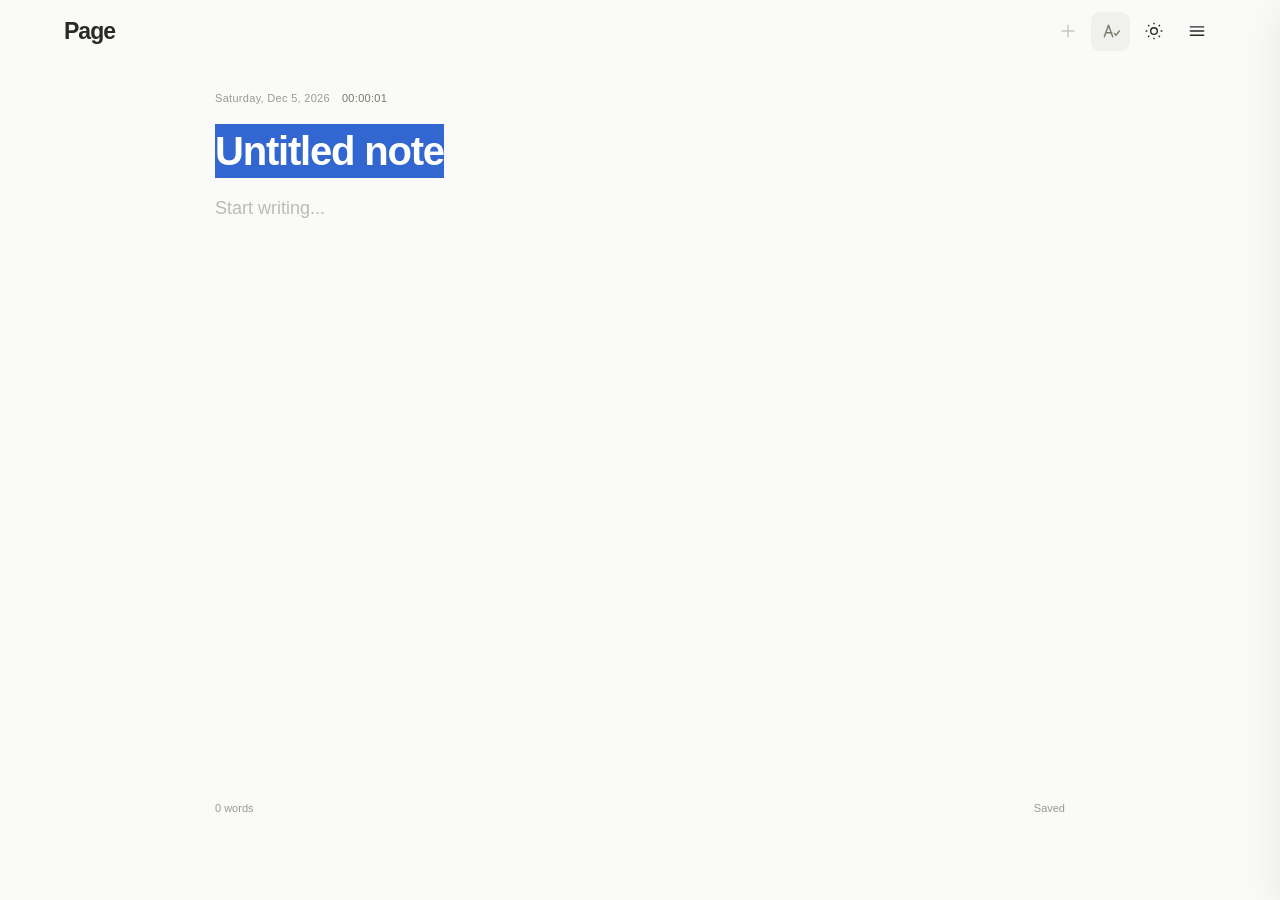
<file: page/index.html>
<!DOCTYPE html>
<html lang="en">
<head>
  <meta charset="UTF-8">
  <meta name="viewport" content="width=device-width, initial-scale=1.0">
  <meta name="theme-color" content="#fafaf9">

  <title>Page — Your writing space</title>
  <link rel="stylesheet" href="style.css">
</head>

<body>

  <!-- Header -->
  <header class="topbar">

    <a href="#" class="brand">Page</a>

    <div class="top-actions">

      <!-- New note -->
      <button class="icon-btn plus-btn" id="newNoteBtn"
        aria-label="New note" title="New note">
        <svg viewBox="0 0 24 24" fill="none"
          stroke="currentColor" stroke-width="1.7"
          stroke-linecap="round">
          <path d="M12 5v14M5 12h14"/>
        </svg>
      </button>

      <!-- Spellcheck -->
      <button class="icon-btn" id="spellToggle"
        aria-label="Toggle spellcheck" title="Spellcheck: On">
        <svg viewBox="0 0 24 24" fill="none"
          stroke="currentColor" stroke-width="1.7"
          stroke-linecap="round" stroke-linejoin="round">
          <path d="M4 19 9 5l5 14M6 14h7"/>
          <path d="m16 15 2 2 4-5"/>
        </svg>
      </button>

      <!-- Theme -->
      <button class="icon-btn" id="themeToggle"
        aria-label="Toggle theme" title="Toggle theme">
        <svg id="themeIcon" viewBox="0 0 24 24"
          fill="none" stroke="currentColor" stroke-width="1.7">
          <circle cx="12" cy="12" r="4"/>
          <path d="M12 2v2m0 16v2M4.93 4.93l1.42 1.42
          m11.3 11.3 1.42 1.42M2 12h2m16 0h2
          M4.93 19.07l1.42-1.42m11.3-11.3
          1.42-1.42"/>
        </svg>
      </button>

      <!-- Notes -->
      <button class="icon-btn" id="menuToggle"
        aria-label="Open notes" title="Notes">
        <svg viewBox="0 0 24 24" fill="none"
          stroke="currentColor" stroke-width="1.7"
          stroke-linecap="round">
          <path d="M4 7h16M4 12h16M4 17h16"/>
        </svg>
      </button>

    </div>
  </header>

  <!-- Main writing area -->
  <main class="editor">

    <div class="editor-meta">
      <span id="currentDate"></span>
      <span class="time-display" id="timeDisplay">00:00:00</span>
    </div>

    <input
      type="text"
      id="noteTitle"
      class="title-input"
      placeholder="Give your thoughts a title..."
      maxlength="120"
      autocomplete="off"
      spellcheck="false"
    >

    <textarea
      id="noteContent"
      class="content-input"
      placeholder="Start writing..."
      spellcheck="true"
    ></textarea>

    <div class="editor-footer">
      <span id="wordCount">0 words</span>
      <span id="saveStatus">Saved</span>
    </div>

  </main>

  <!-- Drawer overlay -->
  <div class="overlay" id="overlay"></div>

  <!-- Notes drawer -->
  <aside class="drawer" id="drawer" aria-hidden="true">

    <div class="drawer-header">
      <div>
        <h2>Notes <span id="noteCount">0</span></h2>
      </div>

      <button class="icon-btn" id="closeDrawer"
        aria-label="Close notes">
        <svg viewBox="0 0 24 24" fill="none"
          stroke="currentColor" stroke-width="1.7">
          <path d="m18 6-12 12M6 6l12 12"/>
        </svg>
      </button>
    </div>

    <div class="notes-list" id="notesList"></div>

    <div class="drawer-footer">
      Saved on this device
    </div>

  </aside>

  <!-- Delete confirmation modal -->
  <div class="modal-overlay" id="deleteModal" aria-hidden="true">

    <div class="confirm-modal">

      <div class="delete-icon">
        <svg viewBox="0 0 24 24" fill="none"
          stroke="currentColor" stroke-width="1.7"
          stroke-linecap="round" stroke-linejoin="round">
          <path d="M4 7h16M10 11v6m4-6v6"/>
          <path d="m5 7 1 14h12l1-14M9 7V4h6v3"/>
        </svg>
      </div>

      <h3>Delete this note?</h3>

      <p>
        This note will be permanently deleted.
        You won't be able to recover it.
      </p>

      <div class="confirm-actions">
        <button class="cancel-btn" id="cancelDelete">
          Cancel
        </button>

        <button class="delete-btn" id="confirmDelete">
          Delete
        </button>
      </div>

    </div>

  </div>

  <script src="script.js"></script>

</body>
</html>
</file>
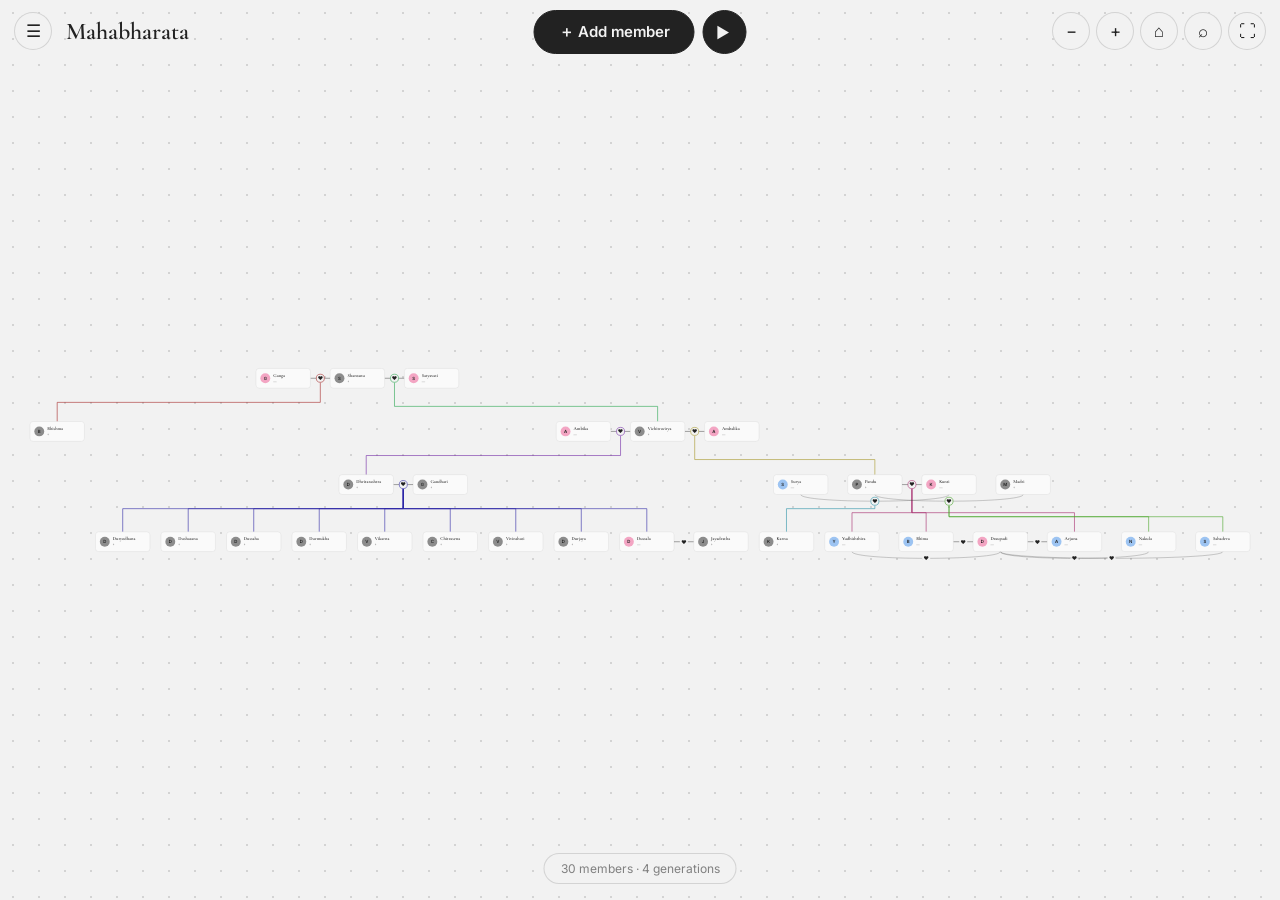
<file: Tree/index.html>
<!DOCTYPE html>
<html lang="en">
<head>
<meta charset="UTF-8">
<meta name="viewport" content="width=device-width, initial-scale=1, viewport-fit=cover">
<title>Kinship</title>
<link rel="preconnect" href="https://fonts.googleapis.com">
<link rel="stylesheet" href="https://fonts.googleapis.com/css2?family=Cormorant+Garamond:ital,wght@0,500;0,600;1,500;1,600&family=Inter:wght@400;500;600&display=swap">
<style>
:root{color-scheme:light;--bg:#f2f2f2;--card:#fafafa;--lt:40%;--fg:#222;--line:rgba(34,34,34,.15);--soft:rgba(34,34,34,.05);--mute:rgba(34,34,34,.55);--serif:"Cormorant Garamond",Georgia,serif;--sans:Inter,-apple-system,"Segoe UI",sans-serif;box-sizing:border-box;padding-top:env(safe-area-inset-top,0px);padding-bottom:env(safe-area-inset-bottom,0px)}
@media(prefers-color-scheme:dark){:root:not([data-theme="light"]){color-scheme:dark;--bg:#161616;--card:#1e1e1e;--lt:64%;--fg:#dcdcdc;--line:rgba(220,220,220,.14);--soft:rgba(220,220,220,.06);--mute:rgba(220,220,220,.55)}}
:root[data-theme="dark"]{color-scheme:dark;--bg:#161616;--card:#1e1e1e;--lt:64%;--fg:#dcdcdc;--line:rgba(220,220,220,.14);--soft:rgba(220,220,220,.06);--mute:rgba(220,220,220,.55)}
html,body{height:100%;overscroll-behavior:none;-webkit-tap-highlight-color:transparent}
*{box-sizing:border-box;scrollbar-width:thin;scrollbar-color:var(--line) transparent}
::-webkit-scrollbar{width:6px;height:6px}::-webkit-scrollbar-thumb{background:var(--line);border-radius:6px}::-webkit-scrollbar-thumb:hover{background:var(--mute)}::-webkit-scrollbar-track,::-webkit-scrollbar-corner{background:transparent}::-webkit-scrollbar-button{display:none;width:0;height:0}
body{margin:0;background:var(--bg);color:var(--fg);font:14px var(--sans);overflow:hidden}
button,input,select,textarea{font:inherit;color:inherit}button{cursor:pointer}
button:focus-visible{outline:2px solid var(--fg);outline-offset:2px}
.bar{position:fixed;top:0;left:0;right:0;z-index:5;display:flex;align-items:center;gap:6px;padding:calc(12px + env(safe-area-inset-top,0px)) 14px 12px;pointer-events:none}
.bar>*{pointer-events:auto}
.bar h1{font:600 24px var(--serif);margin:0 auto 0 8px;white-space:nowrap;overflow:hidden;text-overflow:ellipsis;max-width:28vw}
.ib{width:38px;height:38px;border-radius:50%;border:1px solid var(--line);background:var(--bg);display:grid;place-items:center;font-size:17px;line-height:1;flex-shrink:0}
.ib:disabled{opacity:.35;pointer-events:none}
.btn{border:1px solid var(--line);background:var(--bg);padding:9px 14px;border-radius:8px;font-weight:500}
.pri{background:var(--fg);color:var(--bg);border-color:var(--fg)}
.dng{text-decoration:underline;border:0;background:none;color:var(--mute);padding:8px 0}
.ib,.btn,.fam,.fa button,.tabs button,.ri,.chips span,.dng,.card rect,#ctx button,#ctx label{transition:background .18s,border-color .18s,color .18s,transform .18s,opacity .18s,stroke .18s,fill .18s}
.ib:hover{background:var(--soft);border-color:var(--fg);transform:translateY(-1px)}.btn:hover{background:var(--soft);border-color:var(--fg)}.pri:hover{background:var(--fg);opacity:.8}
.mid{position:absolute;left:50%;top:calc(10px + env(safe-area-inset-top,0px));transform:translateX(-50%);display:flex;align-items:center;gap:8px}
#addBtn{height:44px;padding:0 24px;border-radius:999px;font-size:15px;font-weight:600;white-space:nowrap}
#playBtn{width:44px;height:44px;font-size:15px;padding-left:3px}
#tree{position:fixed;inset:0;width:100%;height:100%;cursor:grab;touch-action:none;transform:translateZ(0);-webkit-user-select:none;user-select:none;-webkit-touch-callout:none;background-image:radial-gradient(var(--line) 1px,transparent 1px);background-size:26px 26px}
#tree.drag{cursor:grabbing}
#tree text{text-rendering:geometricPrecision;-webkit-font-smoothing:antialiased}
.card{cursor:pointer}.card rect{fill:var(--card);stroke:var(--line);stroke-width:1.2}
.card:hover rect{stroke:var(--fg);stroke-width:2}.card.sel rect,.card.me rect{stroke:var(--fg);stroke-width:2.2}
.card.hit rect{fill:color-mix(in srgb,var(--fg) 20%,var(--card));stroke:var(--fg);stroke-width:2}
.nm{font:600 15px var(--serif);fill:var(--fg)}.dt{font:11px var(--sans);fill:var(--mute)}
.avt{font:600 14px var(--sans);fill:#262626;text-anchor:middle}.you{font:600 8px var(--sans);letter-spacing:1px;fill:var(--mute);text-anchor:end}
.ed{fill:none;stroke:var(--mute);stroke-width:1.3}.sp{stroke:var(--fg);stroke-width:1.3}
.ht{font-size:17px;fill:var(--fg);text-anchor:middle;dominant-baseline:central}.hb{fill:var(--bg)}
.dim{opacity:.14}
.rg{display:grid;grid-template-columns:repeat(3,1fr);gap:6px}.rg label{margin:0}.rg input{display:none}.rg span{display:block;text-align:center;padding:8px 0;border:1px solid var(--line);border-radius:8px;font-size:12px;color:var(--fg);cursor:pointer;background:var(--bg);transition:.18s}.rg span:hover{border-color:var(--fg);background:var(--soft)}.rg input:checked+span,.rg input:checked+span:hover{background:var(--fg);color:var(--bg);border-color:var(--fg)}
.rgw{display:flex;flex-direction:column;gap:5px}.rgl{font-size:11px;color:var(--mute)}
.obw{display:flex;flex-wrap:wrap;gap:6px;margin:8px 0}.ob{display:inline-flex;align-items:center;gap:6px;padding:6px 11px;border-radius:999px;border:1px solid var(--line);background:var(--bg);font-size:12px;transition:.18s}.ob:hover{background:var(--soft);border-color:var(--fg)}.ob b{display:inline-grid;place-items:center;min-width:18px;height:18px;border-radius:50%;background:var(--fg);color:var(--bg);font-size:10px}.ob.cur{border-style:dashed}.ob.me{border-color:var(--fg);font-weight:600}
#info{position:fixed;inset:0;z-index:19;display:none;align-items:center;justify-content:center;padding:16px;background:rgba(0,0,0,.15)}#info.open{display:flex}.il{max-height:50vh;overflow-y:auto}.ir{display:flex;flex-direction:row;align-items:center;gap:10px;padding:8px 10px;border-radius:8px;color:var(--fg);font-size:13px;cursor:pointer;transition:.18s}.ir:hover{background:var(--soft)}.ir i{width:10px;height:10px;border-radius:50%;flex-shrink:0}.ir span{flex:1}.ir input{width:auto;accent-color:var(--fg)}.ir b{color:var(--mute);font-weight:600}
.card.hl rect{fill:color-mix(in srgb,var(--c) 42%,var(--card));stroke:var(--c);stroke-width:2.4}
.fnode{cursor:pointer}.fnode:hover circle,circle.fnode:hover{fill:var(--soft)}.ed.fnode{pointer-events:stroke}.ed.fhl{stroke-width:3;opacity:1}#layer.hov .ed:not(.fhl){opacity:.12}
.arw{opacity:0;pointer-events:none;cursor:pointer;transition:opacity .18s}.arw circle{fill:var(--bg);stroke:var(--fg);stroke-width:1.2;transition:fill .18s}
.arw text{font:13px var(--sans);fill:var(--fg);text-anchor:middle;dominant-baseline:central;pointer-events:none}
.card:hover .arw,.card.sel .arw{opacity:1;pointer-events:auto}.arw:hover circle{fill:var(--fg)}.arw:hover text{fill:var(--bg)}
.shade{position:fixed;inset:0;background:rgba(0,0,0,.45);z-index:8;opacity:0;pointer-events:none;transition:.2s}.shade.on{opacity:1;pointer-events:auto}
aside,#panel{position:fixed;top:0;bottom:0;z-index:9;background:var(--bg);border:0 solid var(--line);transition:transform .25s;padding:calc(20px + env(safe-area-inset-top,0px)) 20px calc(20px + env(safe-area-inset-bottom,0px));overflow-y:auto}
aside{left:0;width:280px;max-width:86vw;border-right-width:1px;transform:translateX(-100%)}aside.open{transform:none}
#panel{right:0;width:390px;max-width:100%;border-left-width:1px;transform:translateX(100%)}#panel.open{transform:none}
.brand{font:600 28px var(--serif);margin-bottom:22px}
.lbl{font-size:10px;letter-spacing:1.4px;text-transform:uppercase;color:var(--mute);margin:20px 0 8px}
.fam{display:block;width:100%;text-align:left;border:0;background:none;padding:10px 12px;border-radius:8px;color:inherit;overflow:hidden;text-overflow:ellipsis;white-space:nowrap}
.fam:hover{background:var(--soft)}.fam.on{background:var(--fg);color:var(--bg)}.fam.on:hover{opacity:.85}
.frow{position:relative;display:flex;align-items:center}.frow .fam{padding-right:64px}
.fa{position:absolute;right:6px;display:flex;gap:2px;opacity:0;transition:opacity .18s}.frow:hover .fa{opacity:1}
.fa button{width:26px;height:26px;border:0;border-radius:6px;background:none;font-size:13px;color:var(--mute)}.fa button:hover{background:var(--soft);color:var(--fg)}
.fam.on+.fa button{color:var(--bg)}.fam.on+.fa button:hover{background:rgba(128,128,128,.3);color:var(--bg)}
@media(hover:none){.fa{opacity:1}}
#stat{position:fixed;left:50%;bottom:calc(16px + env(safe-area-inset-bottom,0px));transform:translateX(-50%);z-index:4;padding:7px 16px;border:1px solid var(--line);border-radius:999px;background:var(--bg);color:var(--mute);font-size:12px;white-space:nowrap;pointer-events:none}
.stat{color:var(--mute);font-size:12px}
.ph{display:flex;justify-content:space-between;align-items:center;margin-bottom:16px}.ph h2{font:600 26px var(--serif);margin:0}
.fg{display:grid;grid-template-columns:1fr;gap:12px}
label{display:flex;flex-direction:column;gap:5px;font-size:11px;color:var(--mute)}
input,select,textarea{background:var(--bg);border:1px solid var(--line);border-radius:8px;padding:9px 10px;width:100%;outline:none;color:var(--fg);transition:border-color .18s}
input:hover,select:hover{border-color:var(--mute)}input:focus,select:focus{border-color:var(--fg)}
.chk{flex-direction:row;align-items:center;gap:8px;color:var(--fg);font-size:13px;cursor:pointer}.chk input{width:auto;accent-color:var(--fg)}
.row{display:flex;justify-content:flex-end;gap:8px;margin-top:10px}
.add{margin-top:22px;padding:16px;border:1px solid var(--line);border-radius:12px;background:var(--soft)}.add h3{margin:0 0 12px;font:600 18px var(--serif)}
.chips{display:grid;grid-template-columns:repeat(2,1fr);gap:6px;margin-bottom:12px}.chips label{margin:0}.chips input{display:none}
.chips span{display:block;text-align:center;padding:8px 0;border:1px solid var(--line);border-radius:8px;font-size:12px;color:var(--fg);cursor:pointer;background:var(--bg)}
.chips span:hover{border-color:var(--fg);background:var(--soft)}.chips input:checked+span,.chips input:checked+span:hover{background:var(--fg);color:var(--bg);border-color:var(--fg)}
.tabs{display:flex;flex-wrap:wrap;gap:6px;margin:10px 0}.tabs button{border-radius:999px;padding:5px 11px;font-size:12px}
.rc{background:color-mix(in srgb,var(--c) 22%,var(--bg));border:1px solid color-mix(in srgb,var(--c) 50%,var(--bg))}
.tabs button.rc:hover,.ri.rc:hover{background:color-mix(in srgb,var(--c) 40%,var(--bg))}.tabs button.rc.on{background:var(--c);border-color:var(--c);color:#222}
.rl{max-height:230px;overflow-y:auto;padding-right:4px}
.ri{display:flex;justify-content:space-between;align-items:center;gap:8px;width:100%;padding:9px 12px;border-radius:8px;margin-bottom:6px;text-align:left}.ri small{color:var(--mute);white-space:nowrap}
.bp{position:sticky;bottom:0;margin:18px -20px calc(-20px - env(safe-area-inset-bottom,0px));padding:12px 20px calc(12px + env(safe-area-inset-bottom,0px));background:var(--bg);border-top:1px solid var(--line)}
.bp .btn{width:100%;padding:16px;font-size:16px;font-weight:600;border-radius:12px}
#dlg,#srch{position:fixed;inset:0;z-index:20;display:none;padding:16px}
#dlg{place-items:center;background:rgba(0,0,0,.5)}#dlg.open{display:grid}
#srch{align-items:flex-start;justify-content:center;padding-top:90px;background:rgba(0,0,0,.18)}#srch.open{display:flex}
.box{background:var(--bg);border:1px solid var(--line);border-radius:14px;padding:22px;width:100%;max-width:380px;max-height:90vh;overflow-y:auto;display:flex;flex-direction:column;gap:12px}
.box h3{font:600 24px var(--serif);margin:0}.box p{margin:0;color:var(--mute);line-height:1.5}
#toast{position:fixed;left:50%;bottom:calc(60px + env(safe-area-inset-bottom,0px));transform:translate(-50%,12px);background:var(--fg);color:var(--bg);padding:10px 18px;border-radius:999px;opacity:0;transition:.25s;pointer-events:none;z-index:50;white-space:nowrap}#toast.on{opacity:1;transform:translate(-50%,0)}
#empty{position:fixed;inset:0;display:none;place-items:center;text-align:center;z-index:2}#empty h2{font:600 34px var(--serif);margin:0 0 14px}
#tip{position:fixed;z-index:15;display:none;pointer-events:none;background:var(--fg);color:var(--bg);padding:6px 11px;border-radius:8px;font-size:12px}
#ctx{position:fixed;z-index:25;display:none;flex-direction:column;min-width:200px;background:var(--bg);border:1px solid var(--line);border-radius:12px;padding:6px;box-shadow:0 10px 34px rgba(0,0,0,.28)}
#ctx button,#ctx label{display:flex;flex-direction:row;align-items:center;gap:8px;padding:9px 12px;border:0;background:none;border-radius:8px;text-align:left;font-size:13px;color:var(--fg);cursor:pointer;width:100%}
#ctx button:hover,#ctx label:hover{background:var(--soft)}#ctx input{width:auto;accent-color:var(--fg)}
.cr{padding:8px 12px 8px;font-size:12px;color:var(--mute);border-bottom:1px solid var(--line);margin-bottom:4px}.cr b{display:block;color:var(--fg);font:600 17px var(--serif)}
/* presentation */
@property --ac{syntax:"<color>";inherits:true;initial-value:#e0708a}
#pres{--ac:#e0708a;position:fixed;inset:0;z-index:40;background:var(--bg);display:none;flex-direction:column;padding:env(safe-area-inset-top,0px) 0 env(safe-area-inset-bottom,0px);overflow:hidden;transition:--ac .9s}#pres.open{display:flex}
#pres::before{content:"";position:absolute;inset:0;pointer-events:none;background:radial-gradient(ellipse 85% 55% at 50% -5%,color-mix(in srgb,var(--ac) 26%,transparent),transparent 70%),radial-gradient(ellipse 75% 45% at 50% 108%,color-mix(in srgb,var(--ac) 20%,transparent),transparent 70%)}
#pFx{position:absolute;inset:0;overflow:hidden;pointer-events:none}
#pFx i{position:absolute;bottom:-8%;left:var(--x);font-style:normal;font-size:var(--s);color:var(--ac);opacity:0;animation:rise var(--t) linear var(--dl) infinite}
@keyframes rise{0%{transform:translateY(0) rotate(0);opacity:0}12%{opacity:.5}88%{opacity:.3}100%{transform:translateY(-118vh) rotate(var(--r));opacity:0}}
.ptop,#pRail,#pBody,#pBar,.pnav{position:relative;z-index:1}
.ptop{display:flex;align-items:center;justify-content:space-between;gap:12px;padding:12px 18px 4px}.ptop span{font:600 20px var(--serif);overflow:hidden;text-overflow:ellipsis;white-space:nowrap}
#pRail{display:flex;flex-wrap:wrap;align-items:center;justify-content:center;padding:2px 18px 4px;min-height:30px;font-size:11px;color:var(--mute)}
#pRail .rd{width:22px;height:22px;border-radius:50%;border:1px solid var(--line);display:grid;place-items:center;font-size:10px;background:var(--bg);transition:.4s}
#pRail .on{background:var(--ac);border-color:var(--ac);color:#222}#pRail .cur{transform:scale(1.25);box-shadow:0 0 0 4px color-mix(in srgb,var(--ac) 30%,transparent)}
#pRail s{width:16px;height:2px;background:var(--line);transition:.4s}#pRail s.on{background:var(--ac)}
#pRail .rl2{margin-left:12px;letter-spacing:1.2px;text-transform:uppercase}
#pBody{flex:1;min-height:0;overflow:hidden;touch-action:pan-y}
.sl{position:absolute;left:50%;top:50%;width:min(980px,calc(100% - 32px));transform:translate(-50%,-50%) scale(var(--sc,1));transform-origin:center;text-align:center}
.si{animation:sIn .7s ease both}
.sk{font-size:11px;letter-spacing:2px;text-transform:uppercase;color:var(--mute);margin-bottom:10px}
.sl h2{font:600 clamp(26px,4.6vw,44px) var(--serif);margin:0 0 10px;line-height:1.1}
.sl.big h2{font-size:clamp(38px,9vw,76px);background:linear-gradient(90deg,var(--fg),var(--ac),var(--fg));background-size:200% 100%;-webkit-background-clip:text;background-clip:text;color:transparent;animation:sheen 7s linear infinite;padding-bottom:6px}
.chip{display:inline-block;padding:4px 14px;border-radius:999px;background:color-mix(in srgb,var(--ac) 18%,transparent);font-size:11px;letter-spacing:1.2px;text-transform:uppercase;margin:0 0 22px}
.mrow{display:flex;align-items:center;justify-content:center}
.prow{display:flex;flex-wrap:wrap;justify-content:center;gap:14px;padding-top:8px}
.pc{position:relative;width:150px;padding:16px 10px 12px;border:1px solid var(--line);border-radius:16px;background:color-mix(in srgb,var(--card) 88%,transparent);display:flex;flex-direction:column;align-items:center;gap:2px;animation:pop .6s cubic-bezier(.2,.9,.3,1.2) var(--d,0s) both}
.pc.fl{animation-name:fromL}.pc.fr{animation-name:fromR}
.pc.m{width:200px;padding:18px 12px}
.av{width:52px;height:52px;border-radius:50%;display:grid;place-items:center;font:600 21px var(--sans);color:#262626;background:var(--g);box-shadow:0 0 0 4px color-mix(in srgb,var(--g) 28%,transparent),0 6px 18px color-mix(in srgb,var(--g) 40%,transparent);margin-bottom:6px}
.pc.m .av{width:72px;height:72px;font-size:28px}
.pc b{font:600 20px/1.15 var(--serif);overflow-wrap:anywhere}.pc.m b{font-size:25px}
.pc small{color:var(--mute);font-size:11px}
.pc em{font-style:normal;font-size:9px;letter-spacing:1.3px;text-transform:uppercase;color:var(--mute);margin-top:3px}
.nt{font-size:11px;color:var(--mute);font-style:italic;line-height:1.3;margin-top:4px}
.od{position:absolute;top:-10px;left:50%;transform:translateX(-50%);text-decoration:none;white-space:nowrap;font-size:9px;letter-spacing:1px;text-transform:uppercase;padding:3px 10px;border-radius:999px;background:var(--ac);color:#222;font-weight:600}
.pc.tgt{border:2px solid var(--ac);box-shadow:0 0 28px color-mix(in srgb,var(--ac) 35%,transparent)}
.pc.sm{width:120px;padding:14px 8px 10px}.pc.sm .av{width:38px;height:38px;font-size:16px}.pc.sm b{font-size:16px}.pc.sm .nt,.pc.xs .nt{display:none}
.pc.xs{width:100px;padding:12px 6px 8px}.pc.xs .av{width:30px;height:30px;font-size:13px;margin-bottom:3px}.pc.xs b{font-size:14px}.pc.xs em{display:none}
.knot{position:relative;width:96px;height:96px;display:grid;place-items:center;flex-shrink:0}
.knot::before{content:"";position:absolute;left:0;right:0;top:50%;height:2px;background:linear-gradient(90deg,transparent,var(--ac),transparent);transform:scaleX(0);animation:growX .8s ease var(--d) both}
.knot span{position:relative;font-size:38px;color:var(--ac);text-shadow:0 0 22px var(--ac);opacity:0;animation:pop .6s ease var(--d) both,beat 1.5s ease-in-out calc(var(--d) + .7s) infinite}
.knot i{position:absolute;inset:22px;border-radius:50%;border:2px solid var(--ac);opacity:0;animation:ripple 2.6s ease-out calc(var(--d) + .6s) infinite}.knot i.r2{animation-delay:calc(var(--d) + 1.9s)}
.pchip{display:inline-flex;align-items:center;gap:8px;padding:5px 16px 5px 6px;border:1px solid color-mix(in srgb,var(--ac) 45%,var(--line));border-radius:999px;background:color-mix(in srgb,var(--card) 85%,transparent);font:600 16px var(--serif);animation:pop .6s ease var(--d) both}
.mi{width:26px;height:26px;border-radius:50%;display:grid;place-items:center;font:600 12px var(--sans);color:#262626;background:var(--g)}.hh{color:var(--ac);font-size:13px}
.thread{width:2px;height:26px;margin:0 auto 12px;background:linear-gradient(var(--ac),transparent);transform-origin:top;animation:drawY .6s ease .5s both}
.chain{display:flex;flex-wrap:wrap;justify-content:center;align-items:center;gap:6px;margin-top:18px}.chain span{padding:4px 12px;border:1px solid var(--line);border-radius:999px;font-size:12px;opacity:0;animation:pop .5s ease var(--d) both}.chain u{text-decoration:none;color:var(--ac)}
.lines{margin-top:22px;display:flex;flex-direction:column;align-items:center;gap:6px}
.ln{margin:0;max-width:660px;font:italic 500 clamp(17px,2.5vw,22px)/1.45 var(--serif);opacity:0;animation:lnIn .9s ease var(--d) both}
.pnav{display:flex;align-items:center;justify-content:center;gap:14px;padding:10px 18px}#pCnt{min-width:64px;text-align:center;color:var(--mute);font-size:12px}
#pBar{height:3px;background:var(--line)}#pBar i{display:block;height:100%;width:0;background:var(--ac);transition:width .4s}
@keyframes sIn{from{opacity:0;transform:translateY(16px)}to{opacity:1;transform:none}}
@keyframes pop{from{opacity:0;transform:translateY(14px) scale(.9)}to{opacity:1;transform:none}}
@keyframes fromL{from{opacity:0;transform:translateX(-70px)}to{opacity:1;transform:none}}
@keyframes fromR{from{opacity:0;transform:translateX(70px)}to{opacity:1;transform:none}}
@keyframes lnIn{from{opacity:0;transform:translateY(10px);filter:blur(4px)}to{opacity:1;transform:none;filter:none}}
@keyframes growX{to{transform:scaleX(1)}}@keyframes drawY{from{transform:scaleY(0)}to{transform:scaleY(1)}}
@keyframes beat{0%,100%{transform:scale(1)}14%{transform:scale(1.22)}28%{transform:scale(1)}42%{transform:scale(1.14)}}
@keyframes ripple{0%{transform:scale(.4);opacity:.7}100%{transform:scale(1.9);opacity:0}}
@keyframes sheen{to{background-position:200% 0}}
@media(prefers-reduced-motion:reduce){.si,.pc,.thread,.knot::before,.knot span,.pchip,.chain span{animation:none!important;opacity:1}.knot::before{transform:none}.ln{animation:none;opacity:1}#pFx,.knot i{display:none}}
@media(max-width:640px){.bar h1,#zIn,#zOut,.lg,#fs{display:none}.ib{width:36px;height:36px}#sBtn{margin-left:auto}#addBtn{height:40px;padding:0 18px;font-size:14px}#playBtn{width:40px;height:40px}
#panel{width:100%;top:auto;height:80vh;border-left-width:0;border-top-width:1px;border-radius:18px 18px 0 0;transform:translateY(100%)}#srch{padding-top:70px}
.pc{width:130px}.pc.sm{width:104px}.pc.xs{width:88px}.pc.m{width:132px;padding:14px 8px}.pc.m .av{width:56px;height:56px;font-size:22px}.pc.m b{font-size:19px}.knot{width:60px;height:60px}.knot span{font-size:26px}.knot i{inset:14px}#pRail .rd{width:19px;height:19px}#pRail s{width:9px}#pRail .rl2{margin:4px 0 0;flex-basis:100%;text-align:center}}
</style>
</head>
<body>

<div class="bar">
  <button class="ib" id="mBtn" title="Menu">☰</button>
  <h1 id="title"></h1>
  <button class="ib" id="zOut" title="Zoom out">−</button>
  <button class="ib" id="zIn" title="Zoom in">+</button>
  <button class="ib" id="fit" title="Fit to screen">⌂</button>
  <button class="ib" id="sBtn" title="Search (Ctrl+F)">⌕</button>
  <button class="ib" id="fs" title="Full screen">⛶</button>
  <div class="mid" id="mid">
    <button class="btn pri" id="addBtn">＋ Add <span class="lg">member</span></button>
    <button class="ib pri" id="playBtn" title="Play family story">▶</button>
  </div>
</div>

<svg id="tree"><g id="layer"></g></svg>
<div id="empty"><div><h2>Begin your lineage</h2><button class="btn pri" id="first">Add first member</button></div></div>
<div id="stat"></div>
<div class="shade" id="shade"></div>

<aside id="drawer">
  <div class="brand">Kinship</div>
  <div class="lbl">Families</div>
  <div id="famList"></div>
  <button class="fam" id="newFam">＋ New family</button>
  <div class="lbl">Manage</div>
  <button class="fam" id="exp">Export</button>
  <button class="fam" id="imp">Import file</button>
  <button class="fam" id="impP">Import from clipboard</button>
  <button class="fam" id="thm">Switch theme</button>
  <input type="file" id="file" accept=".json,application/json" hidden>
</aside>

<div id="panel"></div>
<div id="ctx"><div class="cr" id="cRel"></div><button id="cPlay">▶ Play story to here</button><button id="cInfo">ⓘ Info &amp; relations</button><button id="cEdit">Edit member</button><button id="cDel">Delete member</button><label><input type="checkbox" id="cMe"> This is me</label></div>
<div id="tip"></div>
<div id="srch"><div class="box"><input id="sq" placeholder="Search members…" autocomplete="off"><div class="stat" id="sc">Type a name</div></div></div>
<div id="info" role="dialog" aria-modal="true"></div>
<div id="dlg" role="dialog" aria-modal="true"></div>
<div id="pres" role="dialog" aria-modal="true" aria-label="Family story">
  <div id="pFx"></div>
  <div class="ptop"><span id="pTitle"></span><button class="ib" id="pX" aria-label="Close presentation">×</button></div>
  <div id="pRail"></div>
  <div id="pBody"></div>
  <div id="pBar"><i></i></div>
  <div class="pnav"><button class="ib" id="pPrev" aria-label="Previous slide">‹</button><button class="ib" id="pPlay" aria-label="Play or pause">⏸</button><span id="pCnt"></span><button class="ib" id="pNext" aria-label="Next slide">›</button></div>
</div>
<div id="toast"></div>

<script>
"use strict";
const $=id=>document.getElementById(id);
const esc=s=>String(s??"").replace(/[&<>"']/g,c=>({"&":"&amp;","<":"&lt;",">":"&gt;",'"':"&quot;","'":"&#39;"}[c]));
const uid=()=>"i"+Date.now().toString(36)+Math.random().toString(36).slice(2,7);
const KEY="kinship_v2",TKEY="kinship_theme";
let fams=[],aid=null,sel=null,k=1,tx=0,ty=0,focus=null,qs="",pos=new Map(),meRels=null,meComp=null,lpT=0,lpFired=false,rf="All";
const fam=()=>fams.find(f=>f.id===aid);
const get=id=>fam()?.members.find(m=>m.id===id);
const mk=(name,gender,extra={})=>({id:uid(),name,gender:gender||"Other",birth:"",death:"",dead:false,parents:[],spouses:[],...extra});
const isDead=m=>!!(m.dead||m.death);
const GC=g=>g==="Female"?"#f3a5c3":g==="Male"?"#9dc4f2":"#c4c4c4";
const effP=m=>{const ps=m.parents.filter(p=>get(p));if(ps.length===1){const s=get(ps[0]).spouses;if(s.length===1&&get(s[0]))return[ps[0],s[0]]}return ps};
const gi=g=>g==="Male"?0:g==="Female"?1:2;
const ordCmp=ms=>{const ix=new Map(ms.map((m,i)=>[m,i]));return(a,b)=>(a.rank&&b.rank&&a.rank!==b.rank)?a.rank-b.rank:(a.birth&&b.birth&&a.birth!==b.birth)?(a.birth<b.birth?-1:1):gi(a.gender)-gi(b.gender)||ix.get(a)-ix.get(b)};
const parseNames=(s,g)=>String(s).split(",").map(x=>x.trim()).filter(Boolean).map(x=>{const t=x.match(/\s*\((m|f)\)$/i);return{name:t?x.slice(0,t.index).trim():x,gender:t?(t[1].toLowerCase()==="f"?"Female":"Male"):g}}).filter(x=>x.name);
const lc=s=>s[0].toLowerCase()+s.slice(1);

/* ---------- data hygiene ---------- */
function clean(ms){
  const seen=new Set();
  ms=ms.filter(m=>m&&typeof m.id==="string"&&typeof m.name==="string"&&!seen.has(m.id)&&seen.add(m.id));
  const ids=new Set(ms.map(m=>m.id));
  const r=ms.map(m=>({id:m.id,name:m.name,gender:m.gender==="Male"||m.gender==="Female"?m.gender:"Other",birth:typeof m.birth==="string"?m.birth:"",death:typeof m.death==="string"?m.death:"",dead:!!(m.dead||m.death),
    parents:[...new Set(Array.isArray(m.parents)?m.parents:[])].filter(x=>ids.has(x)&&x!==m.id).slice(0,2),
    spouses:[...new Set(Array.isArray(m.spouses)?m.spouses:m.spouse?[m.spouse]:[])].filter(x=>ids.has(x)&&x!==m.id),
    ...(Number.isInteger(m.rank)&&m.rank>0?{rank:m.rank}:{})}));
  const by=new Map(r.map(m=>[m.id,m]));
  r.forEach(m=>m.spouses=m.spouses.filter(s=>by.get(s).spouses.includes(m.id)));
  return r;
}
function cyc(ms){
  const by=new Map(ms.map(m=>[m.id,m]));
  const reach=(a,t,v=new Set())=>{if(a===t)return true;if(v.has(a))return false;v.add(a);return by.get(a).parents.some(x=>reach(x,t,v))};
  return ms.some(m=>m.parents.some(p=>reach(p,m.id)));
}

/* ---------- storage ---------- */
function save(){try{localStorage.setItem(KEY,JSON.stringify({fams,aid}))}catch(e){if(!save.w){save.w=1;toast("Couldn’t save to this browser — export a backup")}}}
function seed(){
  const D=(id,n,g,p,s,x)=>({id,name:n,gender:g,birth:"",death:"",dead:!!x,parents:p,spouses:s}),M="Male",F="Female";
  return{id:uid(),name:"Mahabharata",members:[
    D("sh","Shantanu",M,[],["ga","sa"],1),D("ga","Ganga",F,[],["sh"]),D("sa","Satyavati",F,[],["sh"]),
    D("bh","Bhishma",M,["sh","ga"],[],1),D("vi","Vichitravirya",M,["sh","sa"],["am","ab"],1),
    D("am","Ambika",F,[],["vi"]),D("ab","Ambalika",F,[],["vi"]),
    D("dh","Dhritarashtra",M,["vi","am"],["gn"],1),D("gn","Gandhari",F,[],["dh"],1),
    D("pa","Pandu",M,["vi","ab"],["ku","ma"],1),D("ku","Kunti",F,[],["pa","su"]),D("ma","Madri",F,[],["pa"],1),
    D("su","Surya",M,[],["ku"]),D("ka","Karna",M,["su","ku"],[],1),
    D("yu","Yudhishthira",M,["pa","ku"],["dr"]),D("bm","Bhima",M,["pa","ku"],["dr"]),D("ar","Arjuna",M,["pa","ku"],["dr"]),
    D("na","Nakula",M,["pa","ma"],["dr"]),D("sd","Sahadeva",M,["pa","ma"],["dr"]),D("dr","Draupadi",F,[],["yu","bm","ar","na","sd"]),
    D("du","Duryodhana",M,["dh","gn"],[],1),D("ds","Dushasana",M,["dh","gn"],[],1),D("dj","Dussaha",M,["dh","gn"],[],1),
    D("dm","Durmukha",M,["dh","gn"],[],1),D("vk","Vikarna",M,["dh","gn"],[],1),D("cs","Chitrasena",M,["dh","gn"],[],1),
    D("vv","Vivinshati",M,["dh","gn"],[],1),D("dy","Durjaya",M,["dh","gn"],[],1),
    D("dl","Dussala",F,["dh","gn"],["jd"]),D("jd","Jayadratha",M,[],["dl"],1)
  ]};
}
function load(){
  let raw=null;
  try{
    raw=localStorage.getItem(KEY);const d=JSON.parse(raw);
    if(d&&Array.isArray(d.fams)){
      fams=d.fams.filter(f=>f&&typeof f.id==="string"&&typeof f.name==="string"&&Array.isArray(f.members)).map(f=>({id:f.id,name:f.name,me:typeof f.me==="string"?f.me:"",members:clean(f.members)})).filter(f=>!cyc(f.members));
      fams.forEach(f=>{if(!f.members.some(m=>m.id===f.me))f.me=""});
      if(fams.length)aid=fams.some(f=>f.id===d.aid)?d.aid:fams[0].id;
    }
  }catch(e){fams=[]}
  const n0=fams.length;
  fams=fams.filter(f=>!(f.name==="Sharma Family"&&f.members.length===6&&f.members[0].id==="a"));
  if(!fams.length||fams.length<n0){
    if(raw&&!fams.length){try{localStorage.setItem(KEY+"_bak",raw)}catch(e){}}
    const f=seed();fams.unshift(f);aid=f.id;save();
  }
  try{const t=localStorage.getItem(TKEY);if(t)document.documentElement.dataset.theme=t}catch(e){}
}

/* ---------- ui helpers ---------- */
function toast(m){const t=$("toast");t.textContent=m;t.classList.add("on");clearTimeout(toast.t);toast.t=setTimeout(()=>t.classList.remove("on"),2400)}
function dialog({title,text,fields=[],ok="Confirm",cancel="Cancel"}){
  return new Promise(res=>{
    const m=$("dlg");
    const inp=f=>f.radio?`<div class="rg">${f.options.map(o=>`<label><input type="radio" name="f_${f.id}" value="${esc(o)}"${o===f.value?" checked":""}><span>${esc(o)}</span></label>`).join("")}</div>`:f.options?`<select id="f_${f.id}">${f.options.map(o=>{const [v,t]=Array.isArray(o)?o:[o,o];return `<option value="${esc(v)}"${v===f.value?" selected":""}>${esc(t)}</option>`}).join("")}</select>`:`<input id="f_${f.id}" value="${esc(f.value)}" placeholder="${esc(f.ph)}" autocomplete="off">`;
    m.innerHTML=`<div class="box"><h3>${esc(title)}</h3>${text?`<p>${esc(text)}</p>`:""}${fields.map(f=>f.radio?`<div class="rgw"><span class="rgl">${esc(f.label)}</span>${inp(f)}</div>`:`<label>${esc(f.label)}${inp(f)}</label>`).join("")}<div class="row">${cancel?`<button class="btn" id="dX">${esc(cancel)}</button>`:""}<button class="btn pri" id="dOk">${esc(ok)}</button></div></div>`;
    m.classList.add("open");
    const done=v=>{m.classList.remove("open");m.onclick=null;m.onkeydown=null;res(v)};
    const ins=m.querySelectorAll("input,select");(ins[0]||$("dOk")).focus();
    $("dOk").onclick=()=>{const v={};fields.forEach(f=>v[f.id]=f.radio?((m.querySelector(`input[name="f_${f.id}"]:checked`)||{}).value||f.value||""):$("f_"+f.id).value.trim());done(fields.length?v:true)};
    if($("dX"))$("dX").onclick=()=>done(null);
    m.onclick=e=>{if(e.target===m)done(null)};
    m.onkeydown=e=>{if(e.key==="Enter"&&e.target.tagName==="INPUT")$("dOk").click();if(e.key==="Escape")done(null)};
  });
}
const note=(title,text)=>dialog({title,text,ok:"OK",cancel:null});
function drawer(open){$("drawer").classList.toggle("open",open);$("shade").classList.toggle("on",open||$("panel").classList.contains("open"))}
function closePanel(){$("panel").classList.remove("open");sel=null;$("shade").classList.remove("on");renderTree()}

/* ---------- relationship engine ---------- */
const CATS=["Spouses","Parents","Step-parents","Siblings","Step-siblings","Children","Step-children","Grandparents","Great-grandparents","Grandchildren","Great-grandchildren","Uncles","Aunts","Cousins","Second cousins","Nephews","Nieces","In-laws","Other kin"];
const RC={"Spouses":"#e9779f","Parents":"#5b9bea","Step-parents":"#4fb6b0","Siblings":"#e8a94b","Step-siblings":"#d98b5f","Children":"#6cc08b","Step-children":"#a4c85e","Grandparents":"#9b7be0","Great-grandparents":"#7f8cd9","Grandchildren":"#55b4d4","Great-grandchildren":"#7ac7a0","Uncles":"#d9b84b","Aunts":"#e58f8f","Cousins":"#5fb0a0","Second cousins":"#8fa8c8","Nephews":"#c98bd9","Nieces":"#e08bb5","In-laws":"#a3a3a3","Other kin":"#b0a38a","All":"#999"};
function relsOf(m){
  const ms=fam().members,out=[],seen=new Set([m.id]),mp=effP(m),cmp=ordCmp(ms);
  const par=x=>effP(x).map(get),kid=x=>ms.filter(c=>effP(c).includes(x.id)),sp=x=>x.spouses.map(get).filter(Boolean);
  const sib=x=>{const p=effP(x);return ms.filter(c=>c.id!==x.id&&effP(c).some(i=>p.includes(i)))};
  const G=(x,a,b,c)=>x.gender==="Male"?a:x.gender==="Female"?b:c;
  const uq=l=>[...new Map(l.filter(Boolean).map(x=>[x.id,x])).values()];
  const add=(x,l,cat)=>{if(!x||seen.has(x.id))return;seen.add(x.id);out.push({m:x,l,cat})};
  const gr=n=>"Great-".repeat(Math.max(0,n)),cap=s=>s[0].toUpperCase()+s.slice(1);
  const up=[[m]],dn=[[m]];
  for(let d=1;d<=6;d++){up[d]=uq(up[d-1].flatMap(par));dn[d]=uq(dn[d-1].flatMap(kid))}
  sp(m).forEach(x=>add(x,G(x,"Husband","Wife","Spouse"),"Spouses"));
  up[1].forEach(x=>add(x,G(x,"Father","Mother","Parent"),"Parents"));
  up[1].forEach(p=>sp(p).forEach(s=>{if(!mp.includes(s.id))add(s,G(s,"Stepfather","Stepmother","Step-parent"),"Step-parents")}));
  sib(m).forEach(x=>{const xp=effP(x),half=xp.filter(i=>mp.includes(i)).length===1&&(xp.length>1||mp.length>1);add(x,half?"Half-"+G(x,"brother","sister","sibling"):G(x,"Brother","Sister","Sibling"),"Siblings")});
  up[1].forEach(p=>sp(p).forEach(s=>{if(!mp.includes(s.id))kid(s).forEach(x=>add(x,G(x,"Stepbrother","Stepsister","Step-sibling"),"Step-siblings"))}));
  dn[1].forEach(x=>add(x,G(x,"Son","Daughter","Child"),"Children"));
  sp(m).forEach(s=>kid(s).forEach(x=>add(x,G(x,"Stepson","Stepdaughter","Step-child"),"Step-children")));
  for(let d=2;d<=6;d++){
    up[d].forEach(x=>{const b=G(x,"grandfather","grandmother","grandparent");add(x,d===2?cap(b):gr(d-2)+b,d===2?"Grandparents":"Great-grandparents")});
    dn[d].forEach(x=>{const b=G(x,"grandson","granddaughter","grandchild");add(x,d===2?cap(b):gr(d-2)+b,d===2?"Grandchildren":"Great-grandchildren")});
  }
  for(let d=1;d<=3;d++)up[d].forEach(a=>sib(a).forEach(u=>{
    add(u,d===1?G(u,"Uncle","Aunt","Uncle"):gr(d-1)+G(u,"uncle","aunt","uncle"),u.gender==="Female"?"Aunts":"Uncles");
    sp(u).forEach(s=>add(s,(d===1?G(s,"Uncle","Aunt","Aunt"):gr(d-1)+G(s,"uncle","aunt","aunt"))+" (by marriage)",s.gender==="Female"?"Aunts":"Uncles"));
    if(d<=2){const k1=kid(u),k2=uq(k1.flatMap(kid));k1.forEach(x=>add(x,d===1?"Cousin":"Parent’s cousin",d===1?"Cousins":"Other kin"));k2.forEach(x=>add(x,d===1?"Cousin’s child":"Second cousin",d===1?"Other kin":"Second cousins"))}
  }));
  sib(m).forEach(s=>{kid(s).forEach(x=>add(x,G(x,"Nephew","Niece","Nephew"),x.gender==="Female"?"Nieces":"Nephews"));uq(kid(s).flatMap(kid)).forEach(x=>add(x,G(x,"Grand-nephew","Grand-niece","Grand-nephew"),"Other kin"))});
  sp(m).forEach(s=>{par(s).forEach(x=>add(x,G(x,"Father-in-law","Mother-in-law","Parent-in-law"),"In-laws"));sib(s).forEach(x=>add(x,G(x,"Brother-in-law","Sister-in-law","Sibling-in-law"),"In-laws"))});
  sib(m).forEach(s=>sp(s).forEach(x=>add(x,G(x,"Brother-in-law","Sister-in-law","Sibling-in-law"),"In-laws")));
  dn[1].forEach(c=>sp(c).forEach(x=>add(x,G(x,"Son-in-law","Daughter-in-law","Child-in-law"),"In-laws")));
  return out.sort((a,b)=>CATS.indexOf(a.cat)-CATS.indexOf(b.cat)||cmp(a.m,b.m));
}
function comp(a){
  const ms=fam().members,adj=new Map(ms.map(m=>[m.id,[]]));
  ms.forEach(m=>[...m.parents,...m.spouses].forEach(x=>{if(adj.has(x)){adj.get(m.id).push(x);adj.get(x).push(m.id)}}));
  const seen=new Set([a]),st=[a];
  while(st.length)for(const y of adj.get(st.pop())||[])if(!seen.has(y)){seen.add(y);st.push(y)}
  return seen;
}
function relLabel(id){
  const f=fam();if(!meRels||!f.me)return null;
  if(id===f.me)return"You";
  if(meRels.has(id))return"Your "+lc(meRels.get(id));
  return meComp&&meComp.has(id)?"Relative":"Not connected";
}

/* ---------- layout ---------- */
const W=176,H=64,S=64,GY=170;
function layout(ms){
  const by=new Map(ms.map(m=>[m.id,m])),unitOf=new Map(),units=[],cmp=ordCmp(ms);
  ms.forEach(m=>{
    if(unitOf.has(m.id))return;
    const comp=[],st=[m];
    while(st.length){const x=st.pop();if(unitOf.has(x.id)||comp.includes(x))continue;comp.push(x);x.spouses.forEach(s=>by.has(s)&&st.push(by.get(s)))}
    const hub=comp.reduce((a,b)=>b.spouses.length>a.spouses.length?b:a),oth=comp.filter(x=>x!==hub).sort((a,b)=>hub.spouses.indexOf(a.id)-hub.spouses.indexOf(b.id)),h=Math.floor(oth.length/2);
    const u={m:[...oth.slice(0,h),hub,...oth.slice(h)],ch:[]};u.m.forEach(x=>unitOf.set(x.id,u));units.push(u);
  });
  units.forEach(u=>{
    const seen=new Set(),list=[];
    u.m.forEach(p=>ms.forEach(c=>{if(c.parents.includes(p.id)){const cu=unitOf.get(c.id);if(cu!==u&&!seen.has(cu)){seen.add(cu);list.push({cu,c,k:c.parents.map(x=>u.m.findIndex(y=>y.id===x)).sort((a,b)=>a-b).join()})}}}));
    list.sort((a,b)=>a.k<b.k?-1:a.k>b.k?1:cmp(a.c,b.c));
    u.ch=list.map(x=>x.cu);
  });
  const GX=36,P=new Map(),uw=u=>u.m.length*W+(u.m.length-1)*S,hasPar=m=>m.parents.some(p=>by.has(p));
  function claim(u,d){
    u.d=d;u.kids=[];
    u.ch.forEach(c=>{if(!c.vis){c.vis=true;u.kids.push(c)}});
    u.kids.forEach(c=>claim(c,d+1));
    u.sw=Math.max(uw(u),u.kids.reduce((a,c)=>a+c.sw,0)+GX*Math.max(0,u.kids.length-1));
  }
  function place(u,left){
    const tot=u.kids.reduce((a,c)=>a+c.sw,0)+GX*Math.max(0,u.kids.length-1);
    let cur=left+(u.sw-tot)/2;
    u.kids.forEach(c=>{place(c,cur);cur+=c.sw+GX});
    let cx=u.kids.length?(u.kids[0].cx+u.kids[u.kids.length-1].cx)/2:left+u.sw/2;
    cx=Math.max(left+uw(u)/2,Math.min(left+u.sw-uw(u)/2,cx));
    u.cx=cx;u.m.forEach((m,i)=>P.set(m.id,{x:cx-uw(u)/2+i*(W+S),y:u.d*GY}));
  }
  const roots=units.filter(u=>!u.m.some(hasPar));
  roots.forEach(r=>r.vis=true);roots.forEach(r=>claim(r,0));
  units.filter(u=>!u.vis).forEach(u=>{u.vis=true;roots.push(u);claim(u,0)});
  let x=0;roots.forEach(r=>{place(r,x);x+=r.sw+GX*2});
  const shift=(x-GX*2)/2;P.forEach(p=>p.x-=shift);
  return P;
}

/* ---------- render ---------- */
const NS="http://www.w3.org/2000/svg";
function el(tag,attrs,parent,text){const e=document.createElementNS(NS,tag);for(const a in attrs)e.setAttribute(a,attrs[a]);if(text!==undefined)e.textContent=text;parent&&parent.appendChild(e);return e}
function heart(a,b){const adj=Math.abs(a.x-b.x)<=W+S+1&&a.y===b.y;return{x:(a.x+b.x+W)/2,y:adj?a.y+H/2:Math.max(a.y,b.y)+H+22,adj}}
function familiesOf(ms){const ids=new Set(ms.map(m=>m.id)),r=new Map();ms.forEach(c=>{const ps=effP(c).filter(p=>ids.has(p)).sort();if(!ps.length)return;const id=ps.join("+");if(!r.has(id))r.set(id,{id,parents:ps,kids:[]});r.get(id).kids.push(c.id)});return r}
function focusFam(id){focus=focus===id?null:id;renderTree(true)}
function clearFocus(){focus=null;renderTree(true)}
let ordPick=[],hlBase=null,hlCats=new Set();
const radios=(n,opts,v)=>`<div class='rg'>${opts.map(o=>`<label><input type='radio' name='${n}' value='${o}'${o===v?' checked':''}><span>${o}</span></label>`).join('')}</div>`;
const getR=n=>(document.querySelector(`input[name='${n}']:checked`)||{}).value;
const setR=(n,v)=>{const e=document.querySelector(`input[name='${n}'][value='${v}']`);if(e)e.checked=true};
const famColor=i=>`hsl(${Math.round((i*137.508)%360)} 62% var(--lt))`;
function hoverFams(ids,on){const L=$('layer');L.classList.toggle('hov',!!(on&&ids.length));L.querySelectorAll('path[data-f]').forEach(p=>p.classList.toggle('fhl',!!(on&&ids.includes(p.dataset.f))))}
function ordBox(m){
  const ms=fam().members,mp=effP(m),sibs=ms.filter(c=>c.id!==m.id&&effP(c).some(i=>mp.includes(i))),B=$('oBox');
  if(!sibs.length){B.innerHTML='';return}
  const grp=[m,...sibs].sort(ordCmp(ms)),n=grp.length,pick=ordPick.length>0;
  B.innerHTML=`<div class='lbl'>Birth order</div><div class='stat'>${pick?`Tap the next sibling · ${n-ordPick.length} left`:'Tap siblings one by one, eldest first, to set the order'}</div><div class='obw'>${grp.map((x,j)=>{const i=ordPick.indexOf(x.id),num=pick?(i>=0?i+1:''):j+1;return `<button class='ob${x===m?' me':''}${pick&&i<0?' cur':''}' data-i='${esc(x.id)}'>${num?`<b>${num}</b>`:''}${esc(x.name)}${!pick&&j===0?' · eldest':!pick&&j===n-1?' · youngest':''}</button>`}).join('')}</div><div class='row' style='margin-top:0'><button class='btn' id='oRst'>Reset</button></div>`;
  B.querySelectorAll('.ob').forEach(b=>b.onclick=()=>{
    if(ordPick.includes(b.dataset.i))return;
    ordPick.push(b.dataset.i);
    if(ordPick.length<n){ordBox(m);return}
    ordPick.forEach((id,i)=>{get(id).rank=i+1});ordPick=[];save();renderAll();openMember(m.id);toast('Birth order saved');
  });
  $('oRst').onclick=()=>{if(ordPick.length){ordPick=[];ordBox(m);return}grp.forEach(x=>delete x.rank);save();renderAll();openMember(m.id)};
}
function openInfo(id){
  const m=get(id);if(!m)return;
  if(hlBase!==id){hlBase=id;hlCats=new Set()}
  const all=relsOf(m),cnt={};all.forEach(o=>cnt[o.cat]=(cnt[o.cat]||0)+1);
  const cats=CATS.filter(c=>cnt[c]),I=$('info');
  I.innerHTML=`<div class='box'><div class='ph' style='margin:0'><h3>${esc(m.name)}</h3><button class='ib' id='iX' aria-label='Close'>×</button></div><div class='stat'>${all.length} relatives · tick a row to highlight them on the tree</div><div class='il'><label class='ir'><input type='checkbox' id='iAll'><i style='background:var(--fg)'></i><span>All relatives</span><b>${all.length}</b></label>${cats.map(c=>`<label class='ir'><input type='checkbox' data-c='${esc(c)}'${hlCats.has(c)?' checked':''}><i style='background:${RC[c]}'></i><span>${esc(c)}</span><b>${cnt[c]}</b></label>`).join('')}</div><div class='row'><button class='btn' id='iClr'>Clear</button><button class='btn pri' id='iOk'>Done</button></div></div>`;
  I.classList.add('open');
  const sync=()=>{hlCats=new Set([...I.querySelectorAll('input[data-c]:checked')].map(i=>i.dataset.c));$('iAll').checked=cats.length>0&&hlCats.size===cats.length;renderTree()};
  I.querySelectorAll('input[data-c]').forEach(i=>i.onchange=sync);
  $('iAll').checked=cats.length>0&&hlCats.size===cats.length;
  $('iAll').onchange=e=>{I.querySelectorAll('input[data-c]').forEach(i=>i.checked=e.target.checked);sync()};
  $('iX').onclick=$('iOk').onclick=()=>closeInfo(false);
  $('iClr').onclick=()=>{I.querySelectorAll('input').forEach(i=>i.checked=false);sync()};
  I.onclick=e=>{if(e.target===I)closeInfo(false)};
  renderTree();
}
function closeInfo(clear){$('info').classList.remove('open');if(clear&&(hlBase||hlCats.size)){hlBase=null;hlCats=new Set();renderTree()}}
function renderTree(refit){
  const f=fam(),L=$('layer');L.innerHTML='';L.classList.remove('hov');
  const ms=f.members;
  $('empty').style.display=ms.length?'none':'grid';
  $('tree').style.display=ms.length?'block':'none';
  $('mid').style.display=ms.length?'':'none';
  if(!ms.length)return;
  pos=layout(ms);
  const mm=f.me&&get(f.me);meRels=mm?new Map(relsOf(mm).map(o=>[o.m.id,o.l])):null;meComp=mm?comp(mm.id):null;
  const hlMap=new Map();
  if(hlBase&&hlCats.size&&get(hlBase))relsOf(get(hlBase)).forEach(o=>{if(hlCats.has(o.cat))hlMap.set(o.m.id,RC[o.cat])});
  const fl=familiesOf(ms),keys=[...fl.keys()];
  fl.forEach((x,id)=>x.col=famColor(keys.indexOf(id)));
  const FS=focus&&fl.get(focus)?new Set([...fl.get(focus).parents,...fl.get(focus).kids]):null;
  if(focus&&!FS)focus=null;
  const dm=id=>FS&&!FS.has(id)?' dim':'';
  /* corridor routing: interval-graph lane assignment per generation gap */
  const dd=new Map([...pos].map(([id,p])=>[id,Math.round(p.y/GY)])),md=Math.max(...dd.values());
  const fams2=[...fl.values()].filter(x=>x.parents.every(p=>pos.has(p))&&x.kids.every(c=>pos.has(c)));
  fams2.forEach(x=>{
    x.d=Math.max(0,Math.min(...x.kids.map(c=>dd.get(c)))-1);
    const xs=[...x.parents,...x.kids].map(i=>pos.get(i).x+W/2);
    x.lo=Math.min(...xs);x.hi=Math.max(...xs);
  });
  const byD=new Map(),nL=new Map();
  fams2.forEach(x=>{if(!byD.has(x.d))byD.set(x.d,[]);byD.get(x.d).push(x)});
  byD.forEach((list,d)=>{
    list.sort((a,b)=>a.lo-b.lo||a.hi-b.hi);
    const ends=[];
    list.forEach(x=>{let l=0;while(l<ends.length&&ends[l]+16>x.lo)l++;x.lane=l;ends[l]=x.hi});
    nL.set(d,ends.length);
  });
  const Y=[0];
  for(let d=0;d<md;d++)Y[d+1]=Y[d]+H+Math.max(104,82+(nL.get(d)||0)*13);
  pos.forEach((p,id)=>{p.y=Y[dd.get(id)]});
  fams2.forEach(x=>{
    const ps=x.parents.map(p=>pos.get(p));
    x.my=Y[x.d]+H+46+x.lane*13;
    x.h=x.parents.length===2&&get(x.parents[0]).spouses.includes(x.parents[1])?heart(ps[0],ps[1]):null;
  });
  const bindFam=(n,x)=>{n.addEventListener('click',e=>{e.stopPropagation();focusFam(x.id)});n.addEventListener('pointerenter',()=>hoverFams([x.id],true));n.addEventListener('pointerleave',()=>hoverFams([x.id],false))};
  ms.forEach(c=>{
    const cp=pos.get(c.id),ps=effP(c).map(get).filter(Boolean);
    if(!cp||!ps.length)return;
    const x=fl.get(ps.map(p=>p.id).sort().join('+'));if(!x||x.my===undefined)return;
    const ty0=cp.y,tx0=cp.x+W/2,my=x.my,dimc=FS&&!(FS.has(c.id)&&ps.some(p=>FS.has(p.id)));
    const d=x.h?`M${x.h.x} ${x.h.y+14}V${my}H${tx0}V${ty0}`:ps.map(p=>{const pp=pos.get(p.id);return `M${pp.x+W/2} ${pp.y+H}V${my}H${tx0}V${ty0}`}).join('');
    bindFam(el('path',{d,class:'ed fnode'+(dimc?' dim':''),style:`stroke:${x.col};stroke-width:1.9`,'data-f':x.id},L),x);
  });
  fams2.filter(x=>!x.h).forEach(x=>{
    const p0=pos.get(x.parents[0]);
    bindFam(el('circle',{cx:p0.x+W/2,cy:x.my,r:5,class:'fnode'+(FS&&!FS.has(x.parents[0])?' dim':''),style:`fill:var(--bg);stroke:${x.col};stroke-width:1.8`},L),x);
  });
  ms.forEach(m=>m.spouses.forEach(s=>{
    if(m.id>s||!pos.has(s))return;
    const a=pos.get(m.id),b=pos.get(s),h=heart(a,b),c0=a.x+W/2,c1=b.x+W/2,fx=fl.get([m.id,s].sort().join('+'));
    const g=el('g',{class:(FS&&!(FS.has(m.id)&&FS.has(s))?'dim':'')+(fx?' fnode':'')},L);
    if(h.adj){const l=a.x<b.x?a:b,r=a.x<b.x?b:a;el('path',{d:`M${l.x+W} ${l.y+H/2}H${r.x}`,class:'sp'},g)}
    else el('path',{d:`M${c0} ${a.y+H}C${c0} ${h.y+7} ${c1} ${h.y+7} ${c1} ${b.y+H}`,class:'ed'},g);
    el('circle',{cx:h.x,cy:h.y,r:13,class:'hb',style:fx?`stroke:${fx.col};stroke-width:1.8`:''},g);
    el('text',{x:h.x,y:h.y+1,class:'ht'},g,'♥');
    if(fx)bindFam(g,fx);
  }));
  ms.forEach(m=>{
    const p=pos.get(m.id),cf=fams2.filter(x=>x.parents.includes(m.id)||x.kids.includes(m.id)).map(x=>x.id),hc=hlMap.get(m.id);
    const g=el('g',{class:'card'+(sel===m.id?' sel':'')+(f.me===m.id?' me':'')+dm(m.id)+(hc?' hl':'')+(qs&&m.name.toLowerCase().includes(qs)?' hit':''),transform:`translate(${p.x},${p.y})`,style:hc?`--c:${hc}`:''},L);
    el('rect',{width:W,height:H,rx:10},g);
    el('circle',{cx:30,cy:H/2,r:16,fill:isDead(m)?'#8c8c8c':GC(m.gender)},g);
    el('text',{x:30,y:H/2+5,class:'avt'},g,(Array.from(m.name.trim())[0]||'?').toUpperCase());
    el('text',{x:56,y:28,class:'nm'},g,Array.from(m.name).length>18?Array.from(m.name).slice(0,17).join('')+'…':m.name);
    const yr=(m.birth?m.birth.slice(0,4):'')+(m.death?' – '+m.death.slice(0,4):isDead(m)?' †':'');
    el('text',{x:56,y:46,class:'dt'},g,yr.trim()||'—');
    if(f.me===m.id)el('text',{x:W-9,y:14,class:'you'},g,'YOU');
    const ar=(x,y,t,d)=>{const a=el('g',{class:'arw',transform:`translate(${x},${y})`},g);el('circle',{r:11},a);el('text',{},a,t);a.addEventListener('click',ev=>{ev.stopPropagation();quickAdd(m,d)});a.addEventListener('pointerdown',ev=>ev.stopPropagation())};
    ar(W/2,H+11,'↓','down');
    if(m.gender!=='Female')ar(W+11,H/2,'→','right');
    if(m.gender!=='Male')ar(-11,H/2,'←','left');
    g.addEventListener('click',e=>{e.stopPropagation();if(lpFired){lpFired=false;return}openMember(m.id)});
    g.addEventListener('contextmenu',e=>{e.preventDefault();e.stopPropagation();openCtx(m,e.clientX,e.clientY)});
    g.addEventListener('pointerenter',e=>{if(e.pointerType==='mouse')hoverFams(cf,true)});
    g.addEventListener('pointerdown',e=>{if(e.pointerType==='mouse')return;lpFired=false;clearTimeout(lpT);const sx=e.clientX,sy=e.clientY;g._s={sx,sy};lpT=setTimeout(()=>{lpFired=true;openCtx(m,sx,sy)},520)});
    g.addEventListener('pointermove',e=>{if(e.pointerType==='mouse')showTip(m,e);else if(g._s&&Math.hypot(e.clientX-g._s.sx,e.clientY-g._s.sy)>10)clearTimeout(lpT)});
    ['pointerup','pointercancel','pointerleave'].forEach(t=>g.addEventListener(t,()=>{clearTimeout(lpT);if(lpFired&&t!=='pointerleave')setTimeout(()=>{lpFired=false},400);if(t==='pointerleave'){hideTip();hoverFams(cf,false)}}));
  });
  if(FS&&refit)fitView(FS);else if(refit)fitView();else applyT();
}
function showTip(m,e){const l=relLabel(m.id),t=$("tip");if(!l){t.style.display="none";return}t.textContent=l;t.style.display="block";t.style.left=Math.min(e.clientX+14,innerWidth-t.offsetWidth-8)+"px";t.style.top=(e.clientY+16)+"px"}
function hideTip(){$("tip").style.display="none"}
function applyT(){$("layer").setAttribute("transform",`translate(${tx},${ty}) scale(${k})`)}
function fitView(set){
  if(!fam().members.length)return;
  let x0=1e9,x1=-1e9,y0=1e9,y1=-1e9;pos.forEach((p,id)=>{if(set&&!set.has(id))return;x0=Math.min(x0,p.x);x1=Math.max(x1,p.x+W);y0=Math.min(y0,p.y);y1=Math.max(y1,p.y+H)});
  const vw=innerWidth,vh=innerHeight,w=x1-x0,h=y1-y0;
  k=Math.min(1,(vw-60)/w,(vh-190)/h);
  tx=vw/2-(x0+w/2)*k;ty=(vh+20)/2-(y0+h/2)*k;applyT();
}
function zoom(f,cx=innerWidth/2,cy=innerHeight/2){const nk=Math.max(.15,Math.min(2.5,k*f)),r=nk/k;tx=cx-(cx-tx)*r;ty=cy-(cy-ty)*r;k=nk;applyT()}

/* ---------- gestures ---------- */
const svg=$("tree"),ptrs=new Map();let pan=null,down=null,pinch=null;
svg.addEventListener("pointerdown",e=>{down={x:e.clientX,y:e.clientY};hideCtx()});
svg.addEventListener("pointerdown",e=>{
  ptrs.set(e.pointerId,{x:e.clientX,y:e.clientY});
  if(ptrs.size===2){clearTimeout(lpT);const [a,b]=[...ptrs.values()];pinch={d:Math.hypot(a.x-b.x,a.y-b.y)||1,k,cx:(a.x+b.x)/2,cy:(a.y+b.y)/2};pan=null;down=null;return}
  if(e.target.closest(".card,.fnode"))return;
  pan={x:e.clientX-tx,y:e.clientY-ty};svg.classList.add("drag");svg.setPointerCapture(e.pointerId);
});
svg.addEventListener("pointermove",e=>{
  if(ptrs.has(e.pointerId))ptrs.set(e.pointerId,{x:e.clientX,y:e.clientY});
  if(pinch&&ptrs.size===2){const [a,b]=[...ptrs.values()],d=Math.hypot(a.x-b.x,a.y-b.y),cx=(a.x+b.x)/2,cy=(a.y+b.y)/2;tx+=cx-pinch.cx;ty+=cy-pinch.cy;pinch.cx=cx;pinch.cy=cy;zoom(pinch.k*d/pinch.d/k,cx,cy);return}
  if(!pan)return;tx=e.clientX-pan.x;ty=e.clientY-pan.y;applyT();
});
["pointerup","pointercancel"].forEach(t=>svg.addEventListener(t,e=>{
  ptrs.delete(e.pointerId);if(ptrs.size<2)pinch=null;
  const tap=t==="pointerup"&&down&&Math.hypot(e.clientX-down.x,e.clientY-down.y)<5;pan=null;svg.classList.remove("drag");
  if(!tap)return;const u=document.elementFromPoint(e.clientX,e.clientY);if(u&&u.closest(".card,.fnode"))return;
  if(focus)clearFocus();
}));
svg.addEventListener("wheel",e=>{e.preventDefault();hideCtx();zoom(e.deltaY<0?1.1:.9,e.clientX,e.clientY)},{passive:false});

/* ---------- context menu ---------- */
function hideCtx(){$("ctx").style.display="none"}
function openCtx(m,x,y){
  const c=$("ctx"),f=fam(),l=relLabel(m.id);hideTip();
  $("cRel").innerHTML=`<b>${esc(m.name)}</b>${l?esc(l):"Set “This is me” to see relations"}`;
  $("cPlay").onclick=()=>{hideCtx();openPres(storyTo(m),m.name+" · lineage")};
  $("cEdit").onclick=()=>{hideCtx();openMember(m.id)};
  $("cInfo").onclick=()=>{hideCtx();openInfo(m.id)};
  $("cDel").onclick=()=>{hideCtx();delMember(m.id)};
  $("cMe").checked=f.me===m.id;
  $("cMe").onchange=e=>{f.me=e.target.checked?m.id:"";save();hideCtx();renderTree();toast(e.target.checked?m.name+" is you":"Cleared")};
  c.style.display="flex";
  c.style.left=Math.max(8,Math.min(x,innerWidth-c.offsetWidth-8))+"px";
  c.style.top=Math.max(8,Math.min(y,innerHeight-c.offsetHeight-8))+"px";
}
document.addEventListener("pointerdown",e=>{if(!e.target.closest("#ctx"))hideCtx()},true);

/* ---------- member panel ---------- */
function relList(m){
  const all=relsOf(m),cnt={};all.forEach(o=>cnt[o.cat]=(cnt[o.cat]||0)+1);
  if(rf!=="All"&&!cnt[rf])rf="All";
  $("rTabs").innerHTML=["All",...CATS.filter(c=>cnt[c])].map(c=>`<button class="rc${rf===c?" on":""}" style="--c:${RC[c]}" data-t="${esc(c)}">${esc(c)} ${c==="All"?all.length:cnt[c]}</button>`).join("");
  $("rTabs").querySelectorAll("button").forEach(b=>b.onclick=()=>{rf=b.dataset.t;relList(m)});
  const l=all.filter(o=>rf==="All"||o.cat===rf);
  $("rList").innerHTML=l.length?l.map(o=>`<button class="ri rc" style="--c:${RC[o.cat]}" data-i="${esc(o.m.id)}"><span>${esc(o.m.name)}</span><small>${esc(o.l)}</small></button>`).join(""):'<div class="stat">No relations yet</div>';
  $("rList").querySelectorAll("button").forEach(b=>b.onclick=()=>openMember(b.dataset.i));
}
function openMember(id){
  sel=id;const m=get(id);if(!m)return;hideCtx();
  const P=$("panel"),dead=isDead(m);
  P.innerHTML=`
  <div class="ph"><h2>${esc(m.name)}</h2><button class="ib" id="pX2" aria-label="Close">×</button></div>
  <div class="fg">
    <label>Name<input id="mName" value="${esc(m.name)}" maxlength="100"></label>
    <div class="rgw"><span class="rgl">Gender</span>${radios("mGen",["Male","Female","Other"],m.gender)}</div>
    <label>Born<input id="mBirth" type="date" value="${esc(m.birth.length===10?m.birth:"")}"></label>
    <label class="chk"><input type="checkbox" id="mDead"${dead?" checked":""}> Deceased</label>
    <label id="dWrap"${dead?"":' style="display:none"'}>Died<input id="mDeath" type="date" value="${esc(m.death.length===10?m.death:"")}"></label>
  </div>
  <div class="row"><button class="btn pri" id="mSave">Save</button></div>
  <div class="lbl">Relations</div><div class="tabs" id="rTabs"></div><div class="rl" id="rList"></div>
  <div id="oBox"></div>
  <div class="add"><h3>Add relative</h3>
    <div class="chips">${["Parent","Sibling","Child","Spouse"].map((r,i)=>`<label><input type="radio" name="rel" value="${r}"${i===2?" checked":""}><span>${r}</span></label>`).join("")}</div>
    <div class="fg"><label>Name(s)<input id="rName" placeholder="Comma separated · males eldest first, then females" autocomplete="off"></label>
    <div class="rgw"><span class="rgl">Gender</span>${radios("rGen",["Male","Female","Other"],"Male")}</div>
    <label id="rPW" style="display:none">Other parent<select id="rPar"></select></label>
    <label id="rPN" style="display:none">Other parent (optional)<input id="rPNi" placeholder="Name" autocomplete="off"></label></div>
    <div class="row"><button class="btn pri" id="rAdd">Add</button></div></div>
  <div class="add"><h3>Link to existing member</h3><div class="fg"><label>This person is<select id="lRel"><option>Child of</option><option>Parent of</option><option>Spouse of</option><option>Sibling of</option></select></label><label>Member<select id="lWho"></select></label></div><div class="row"><button class="btn pri" id="lGo">Link</button></div></div>
  <div style="margin-top:18px"><button class="dng" id="mDel">Delete member</button></div>
  <div class="bp"><button class="btn pri" id="mPlay">▶ Play story to ${esc(m.name)}</button></div>`;
  P.classList.add("open");$("shade").classList.add("on");renderTree();
  $("pX2").onclick=closePanel;
  $("mPlay").onclick=()=>openPres(storyTo(m),m.name+" · lineage");
  $("mDead").onchange=()=>{$("dWrap").style.display=$("mDead").checked?"flex":"none"};
  $("mSave").onclick=()=>{
    const n=$("mName").value.trim(),dd=$("mDead").checked;
    const b=$("mBirth").value||(m.birth.length!==10?m.birth:""),d=$("mDeath").value||(m.death.length!==10?m.death:"");
    if(!n)return toast("Name is required");
    if(dd&&b&&d&&d<b)return toast("Death precedes birth");
    Object.assign(m,{name:n,gender:getR("mGen")||m.gender,birth:b,death:dd?d:"",dead:dd});
    save();renderAll();openMember(id);toast("Saved");
  };
  const sync=()=>{const r=document.querySelector('input[name="rel"]:checked').value;
    if(r==="Spouse")setR("rGen",m.gender==="Male"?"Female":m.gender==="Female"?"Male":getR("rGen"));
    $("rPW").style.display=r==="Child"&&m.spouses.length>1?"flex":"none";
    $("rPN").style.display=r==="Child"&&!m.spouses.length?"flex":"none"};
  $("rPar").innerHTML=m.spouses.map(get).filter(Boolean).map(s=>`<option value="${esc(s.id)}">${esc(s.name)}</option>`).join("");
  document.querySelectorAll('input[name="rel"]').forEach(r=>r.onchange=sync);sync();
  const readAdd=()=>[document.querySelector('input[name="rel"]:checked').value,$("rName").value,getR("rGen"),m.spouses.length===1?m.spouses[0]:$("rPar").value,$("rPNi").value];
  $("rAdd").onclick=()=>{const a=readAdd();if(!a[1].trim())return toast("Enter a name");addRelative(m,...a)};
  $("lWho").innerHTML=fam().members.filter(x=>x.id!==m.id).sort((a,b)=>a.name.localeCompare(b.name)).map(x=>`<option value="${esc(x.id)}">${esc(x.name)}</option>`).join("");
  $("lGo").onclick=()=>linkRel(m,$("lRel").value,$("lWho").value);
  $("mDel").onclick=()=>delMember(id);
  P.onkeydown=e=>{
    if(e.key!=="Enter"||e.target.tagName!=="INPUT"||["checkbox","radio"].includes(e.target.type))return;
    e.preventDefault();
    if(e.target.closest(".add")){const a=readAdd();if(a[1].trim())addRelative(m,...a);else toast("Enter a name")}
    else $("mSave").click();
  };
  ordPick=[];relList(m);ordBox(m);
}
async function delMember(id){
  const m=get(id);if(!m)return;
  if(!await dialog({title:"Delete member?",text:`${m.name} and their links will be removed.`,ok:"Delete"}))return;
  const f=fam();f.members=f.members.filter(x=>x.id!==id);
  f.members.forEach(x=>{x.parents=x.parents.filter(p=>p!==id);x.spouses=x.spouses.filter(s=>s!==id)});
  if(f.me===id)f.me="";
  save();if(sel===id)closePanel();renderAll();toast("Member deleted");
}

/* ---------- adding & linking ---------- */
function addRelative(m,rel,names,gender,other,oname){
  const list=parseNames(names,gender),ms=fam().members,added=[];
  if(!list.length)return;
  if(rel==="Sibling"&&!m.parents.length)return note("Add parents first","Siblings need shared parents, so "+m.name+" needs at least one parent before you add a sibling.");
  if(rel==="Child"&&!other&&oname&&oname.trim()){const o=mk(oname.trim(),m.gender==="Male"?"Female":m.gender==="Female"?"Male":"Other");o.spouses=[m.id];m.spouses.push(o.id);ms.push(o);other=o.id;added.push(o)}
  list.forEach(({name,gender:g})=>{
    const n=mk(name,g);
    if(rel==="Parent"){if(m.parents.length>=2)return toast("Already has two parents");const o=get(m.parents[0]);m.parents.push(n.id);if(o){o.spouses.push(n.id);n.spouses.push(o.id)}}
    else if(rel==="Sibling")n.parents=[...m.parents];
    else if(rel==="Child"){n.parents=[m.id];if(other)n.parents.push(other)}
    else if(rel==="Spouse"){m.spouses.push(n.id);n.spouses.push(m.id)}
    ms.push(n);added.push(n);
  });
  if(!added.length)return;
  save();renderAll(true);
  if(sel===m.id&&$("panel").classList.contains("open"))openMember(m.id);
  note("Added",added.map(x=>x.name).join(", ")+" → "+rel.toLowerCase()+(list.length>1?"s":"")+" of "+m.name);
}
async function quickAdd(m,dir){
  const sp=dir!=="down",kin=m.spouses.map(get).filter(Boolean);
  const gd=sp?(m.gender==="Male"?"Female":m.gender==="Female"?"Male":dir==="right"?"Female":"Male"):"Male";
  const fields=[{id:"n",label:sp?"Spouse name(s), comma separated":"Child name(s) · males eldest first, then females",ph:"e.g. Ram, Sita (f)"},{id:"g",label:"Gender",options:["Male","Female","Other"],value:gd,radio:true}];
  if(!sp&&kin.length>1)fields.push({id:"o",label:"Other parent",options:kin.map(x=>[x.id,x.name])});
  if(!sp&&!kin.length)fields.push({id:"p",label:"Other parent (optional)",ph:"Name"});
  const r=await dialog({title:sp?(gd==="Female"?"Add wife":"Add husband"):"Add child",fields,ok:"Add"});
  if(!r||!r.n)return;
  addRelative(m,sp?"Spouse":"Child",r.n,r.g,sp?"":kin.length===1?kin[0].id:r.o||"",r.p);
}
async function addMember(){
  const ms=fam().members,fields=[{id:"n",label:"Name(s) · males eldest first, then females",ph:"e.g. Ram, Shyam, Sita (f)"},{id:"g",label:"Gender",options:["Male","Female","Other"],value:"Male",radio:true}];
  if(ms.length)fields.push({id:"r",label:"Connect as",options:["Child of","Parent of","Spouse of","Sibling of"]},{id:"w",label:"Existing member",options:[...ms].sort((a,b)=>a.name.localeCompare(b.name)).map(x=>[x.id,x.name])});
  const r=await dialog({title:"New member",fields,ok:"Add"});
  if(!r||!r.n)return;
  if(!ms.length){parseNames(r.n,r.g).forEach(x=>ms.push(mk(x.name,x.gender)));save();renderAll(true);return toast("Member added")}
  const y=get(r.w);if(!y)return;
  let oth=y.spouses.length===1?y.spouses[0]:"";
  if(r.r==="Child of"&&y.spouses.length>1){
    const q=await dialog({title:"Other parent",text:y.name+" has more than one spouse.",fields:[{id:"o",label:"Which spouse?",options:y.spouses.map(get).filter(Boolean).map(s=>[s.id,s.name])}],ok:"Add"});
    if(!q)return;oth=q.o;
  }
  addRelative(y,{"Child of":"Child","Parent of":"Parent","Spouse of":"Spouse","Sibling of":"Sibling"}[r.r],r.n,r.g,oth);
}
async function linkRel(m,rel,id){
  const o=get(id);if(!o)return toast("Pick a member");
  const anc=(x,t,v=new Set())=>{if(!x||v.has(x.id))return false;v.add(x.id);return effP(x).some(p=>p===t||anc(get(p),t,v))};
  const join=(c,p)=>{if(c.parents.includes(p.id))return true;if(c.parents.length>=2){toast("Already has two parents");return false}const p0=get(c.parents[0]);c.parents.push(p.id);if(p0&&!p0.spouses.includes(p.id)){p0.spouses.push(p.id);p.spouses.push(p0.id)}return true};
  if(rel==="Child of"){if(anc(o,m.id))return toast("That would create a loop");if(!join(m,o))return}
  else if(rel==="Parent of"){if(anc(m,o.id))return toast("That would create a loop");if(!join(o,m))return}
  else if(rel==="Spouse of"){if(!m.spouses.includes(o.id)){m.spouses.push(o.id);o.spouses.push(m.id)}}
  else{
    const p=effP(o);if(!p.length)return toast("Add parents to "+o.name+" first");
    if(p.some(x=>x===m.id||anc(get(x),m.id)))return toast("That would create a loop");
    const same=m.parents.length===p.length&&m.parents.every(x=>p.includes(x));
    if(m.parents.length&&!same&&!await dialog({title:"Replace parents?",text:`${m.name} already has parents. They will be replaced with ${o.name}’s parents.`,ok:"Replace"}))return;
    m.parents=p.slice(0,2);
  }
  save();renderAll(true);openMember(m.id);note("Linked",m.name+" is now "+rel.toLowerCase()+" "+o.name+".");
}

/* ---------- presentation ---------- */
const gend=(m,a,b,c)=>m.gender==="Male"?a:m.gender==="Female"?b:c;
const PR={Male:["he","his","him"],Female:["she","her","her"]},pr=(m,i)=>(PR[m.gender]||["they","their","them"])[i];
const lst=a=>a.length<2?a.join(""):a.slice(0,-1).join(", ")+" and "+a[a.length-1];
const yrs=m=>(m.birth?m.birth.slice(0,4):"")+(m.death?" – "+m.death.slice(0,4):isDead(m)?" †":"");
const plural=(n,w)=>n+" "+w+(n===1?"":"s");
const kc=n=>n===1?"1 child":n+" children";
const OW=["first","second","third","fourth","fifth","sixth","seventh","eighth","ninth","tenth"],ordw=n=>OW[n-1]||n+"th";
const ordn=n=>{const s=["th","st","nd","rd"],v=n%100;return n+(s[(v-20)%10]||s[v]||s[0])};
const nms=ps=>ps.map(p=>p.name).join(" & ");
const AC={t:"#9a7bd9",m:"#e0708a",k:"#d9a441",e:"#4fb69a"};
const CL=["Each child carried a little of their parents’ hearts into the future.","Laughter, first steps, whispered lullabies — the family grew.","And so the family tree grew another branch."];
const kidsOf=(ms,u)=>ms.filter(c=>!u.includes(c)&&effP(c).some(p=>u.some(x=>x.id===p)));
const pairKids=(ms,a,b)=>ms.filter(c=>{const p=effP(c);return p.includes(a.id)&&p.includes(b.id)});
const parNote=x=>{const ps=effP(x).map(get).filter(Boolean);return ps.length?gend(x,"Son","Daughter","Child")+" of "+nms(ps):""};
/* birth order: explicit rank, else birth dates (if all given), else the order they were added */
function sorder(ms,l){
  const ix=new Map(ms.map((m,i)=>[m,i])),all=f=>l.length&&l.every(f);
  const key=all(m=>m.rank)?m=>m.rank:all(m=>m.birth)?m=>m.birth:m=>ix.get(m);
  return[...l].sort((a,b)=>{const x=key(a),y=key(b);return x<y?-1:x>y?1:ix.get(a)-ix.get(b)});
}
function unitOf(m){
  const out=[m],seen=new Set([m.id]);
  for(let i=0;i<out.length;i++)out[i].spouses.forEach(s=>{const x=get(s);if(x&&!seen.has(x.id)){seen.add(x.id);out.push(x)}});
  const hub=out.reduce((a,b)=>b.spouses.length>a.spouses.length?b:a);
  return[hub,...out.filter(x=>x!==hub)];
}
function mkGen(){const gm=new Map();const g=m=>{if(gm.has(m.id))return gm.get(m.id);gm.set(m.id,1);const v=1+Math.max(0,...effP(m).map(get).filter(Boolean).map(g));gm.set(m.id,v);return v};return g}

/* slide: a marriage */
function mSlide(a,b,o){
  const anchor=b.spouses.length>a.spouses.length?b:a,tot=anchor.spouses.length,n=anchor.spouses.indexOf((anchor===a?b:a).id)+1;
  const L=[["Two lives, once separate, began to walk the same road.","Some stories begin with a single promise.",`Love found ${a.name} and ${b.name}, and a new chapter began.`,"A glance, a promise — and two families became one."][o.idx%4]];
  L.push(tot>1?(n===1?`This was ${anchor.name}’s first marriage — the first of ${tot} unions in ${pr(anchor,1)} story.`:`This was ${anchor.name}’s ${ordw(n)} marriage — another heart welcomed into ${pr(anchor,1)} life.`):"Hand in hand, they promised to build a home filled with warmth.");
  L.push(o.kn>1?`Soon, ${o.kn} little ones would fill their home with laughter.`:o.kn===1?"Soon, a little one would make their house a home.":"Their love, quiet and true, became part of this family’s story.");
  const card=x=>({m:x,role:gend(x,"Groom","Bride","Partner"),note:parNote(x)||(o.root?"Root ancestor":"Joined the family")});
  return{t:"m",ac:AC.m,g:o.g,G:o.G,kicker:`Chapter ${o.ch} · Generation ${o.g}`,chip:tot>1?`${anchor.name} · marriage ${n} of ${tot}`:"A marriage",title:`${a.name} & ${b.name}`,a:[card(a),card(b)],lines:L};
}
/* slide: children born, in birth order */
function kSlide(ks,ps,o){
  const n=ks.length,nm=nms(ps),th=ps.length>1?"their":pr(ps[0],1),cl=CL[o.idx%3],g=Math.max(...ks.map(o.gen)),L=[];
  if(o.only)L.push(`${nm} had ${lst(ks.map(c=>c.name))}, ${n>1?"through whom":"the child through whom"} the story would flow on.`,cl);
  else if(n===1)L.push(`${nm} welcomed a little blessing into ${th} home: ${ks[0].name}.`,"A tiny heartbeat turned a house into a home.");
  else if(n===2)L.push(`In the home of ${nm}, two little blessings arrived.`,`First came ${ks[0].name}, and then ${ks[1].name}.`,cl);
  else L.push(`In the home of ${nm}, ${n} little blessings arrived, one after another.`,`First came ${ks[0].name}, and last of all ${ks[n-1].name}, the youngest, completing the circle.`,cl);
  return{t:"k",ac:AC.k,g,G:o.G,kicker:`Chapter ${o.ch} · Generation ${g}`,chip:`${kc(n)} · ${n>1&&!o.only?"in order of birth":"a precious beginning"}`,title:`Children of ${nm}`,pr:ps,lines:L,
    kids:ks.map((c,i)=>({m:c,role:gend(c,"Son","Daughter","Child"),ord:o.only?"Carries the line":n===1?"Only child":i===0?"First-born":i===n-1?"Youngest":ordn(i+1)+" born",tgt:o.hl?o.hl(c):false}))};
}

/* the whole family: root ancestor outward — marriage, then the children born of it */
function storyAll(){
  const f=fam(),ms=f.members;if(!ms.length)return[];
  const gen=mkGen(),G=Math.max(...ms.map(gen)),covered=new Set(),shown=new Set(),sl=[];let ch=0,idx=0,first=null;
  const dc=(x,v=new Set())=>{if(!v.has(x.id)){v.add(x.id);kidsOf(ms,[x]).forEach(c=>dc(c,v))}return v};
  const score=m=>unitOf(m).reduce((s,x)=>s+dc(x).size,0);
  const run=head=>{
    const q=[head];
    while(q.length){
      const u=unitOf(q.shift());if(u.some(x=>covered.has(x.id)))continue;
      u.forEach(x=>{covered.add(x.id);shown.add(x.id)});ch++;
      const root=u.every(x=>!effP(x).length),g=Math.max(...u.map(gen)),used=new Set(),order=[],pairs=[],sp=new Set();
      u.forEach(x=>x.spouses.map(get).filter(s=>s&&u.includes(s)).forEach(s=>{const key=[x.id,s.id].sort().join("+");if(!sp.has(key)){sp.add(key);pairs.push([x,s])}}));
      pairs.forEach(([a,b])=>{
        const ks=sorder(ms,pairKids(ms,a,b));
        sl.push(mSlide(a,b,{idx:idx++,ch,g,G,kn:ks.length,root}));
        if(ks.length){sl.push(kSlide(ks,[a,b],{idx:idx++,ch,G,gen}));ks.forEach(c=>{used.add(c.id);order.push(c)})}
      });
      const rest=kidsOf(ms,u).filter(c=>!used.has(c.id));
      u.forEach(p=>{
        const ks=sorder(ms,rest.filter(c=>!used.has(c.id)&&effP(c).includes(p.id)));
        if(ks.length){sl.push(kSlide(ks,[p],{idx:idx++,ch,G,gen}));ks.forEach(c=>{used.add(c.id);order.push(c)})}
      });
      if(!pairs.length&&!order.length)sl.push({t:"m",ac:AC.t,g,G,kicker:`Chapter ${ch} · Generation ${g}`,chip:"A quiet branch",title:u[0].name,a:[{m:u[0],role:"",note:parNote(u[0])}],lines:[`${u[0].name} stands quietly in this family’s story.`]});
      order.forEach(c=>{shown.add(c.id);if(!covered.has(c.id)&&(unitOf(c).length>1||kidsOf(ms,[c]).length))q.push(c)});
    }
  };
  ms.filter(m=>!effP(m).length).sort((a,b)=>score(b)-score(a)).forEach(r=>{if(covered.has(r.id))return;if(!first)first=unitOf(r);run(r)});
  ms.forEach(m=>{if(!covered.has(m.id)&&!shown.has(m.id))run(m)});
  const roots=first?first.map(x=>x.name):[],young=sorder(ms,ms.filter(m=>gen(m)===G));
  return[{t:"t",big:1,ac:AC.t,kicker:"A family story",title:f.name,lines:["Every family is a story, told one generation at a time.",`${plural(ms.length,"life")}, woven together across ${plural(G,"generation")}.`,roots.length?`It all begins with ${lst(roots)}.`:""].filter(Boolean)},
    ...sl,
    {t:"e",big:1,ac:AC.e,kicker:"The story goes on",title:"With love, onward",kids:young.slice(0,8).map(x=>({m:x,role:"",note:parNote(x)})),
      lines:[`From ${roots.length?lst(roots):"the very first ancestor"} to ${young.length>3?young.slice(0,3).map(x=>x.name).join(", ")+" and more":lst(young.map(x=>x.name))}, the story has travelled ${plural(G,"generation")}.`,`${plural(ms.length,"life")} bound by love — and every new birth adds another page.`]}];
}

/* direct line only: root ancestor → … → member (no cousins or other branches) */
function storyTo(m){
  const ms=fam().members,gen=mkGen(),A=new Map();
  const walk=(x,d)=>effP(x).map(get).filter(Boolean).forEach(p=>{if((A.get(p.id)||0)<d+1){A.set(p.id,d+1);walk(p,d+1)}});
  walk(m,0);
  const anc=[...A.keys()].map(get),depth=Math.max(0,...A.values()),G=Math.max(...ms.map(gen)),cps=new Map();
  [m,...anc].forEach(x=>{
    const ps=effP(x).map(get).filter(Boolean);if(!ps.length)return;
    const key=ps.map(p=>p.id).sort().join("+");
    if(!cps.has(key))cps.set(key,{ps,kids:[],d:0});
    const c=cps.get(key);c.kids.push(x);c.d=Math.max(c.d,...ps.map(p=>A.get(p.id)||0));
  });
  const roots=anc.filter(a=>!effP(a).length);
  const sl=[{t:"t",big:1,ac:AC.t,kicker:"A lineage story",title:m.name,lines:["Every life begins long before its first breath.",roots.length?`This is the road from ${lst(roots.map(r=>r.name))} to ${m.name} — ${plural(depth,"generation")} of love.`:`${m.name} stands at the very beginning of this family.`,"Only the direct line is told here; cousins and other branches rest quietly in the background."]}];
  let ch=0,idx=0;
  [...cps.values()].sort((a,b)=>b.d-a.d).forEach(c=>{
    ch++;const own=c.kids.includes(m),ks=sorder(ms,own?(c.ps.length===2?pairKids(ms,c.ps[0],c.ps[1]):kidsOf(ms,c.ps)):c.kids),g=Math.max(...c.ps.map(gen)),root=c.ps.every(p=>!effP(p).length);
    if(c.ps.length===2&&c.ps[0].spouses.includes(c.ps[1].id))sl.push(mSlide(c.ps[0],c.ps[1],{idx:idx++,ch,g,G,kn:pairKids(ms,c.ps[0],c.ps[1]).length,root}));
    sl.push(kSlide(ks,c.ps,{idx:idx++,ch,G,gen,only:!own,hl:own?x=>x===m:()=>true}));
  });
  const chain=[m];let c=m;
  for(;;){const ps=effP(c).map(get).filter(Boolean).sort((a,b)=>(a.gender==="Male"?0:1)-(b.gender==="Male"?0:1));if(!ps.length||chain.includes(ps[0]))break;c=ps[0];chain.unshift(c)}
  sl.push({t:"e",ac:AC.e,g:gen(m),G,kicker:`Generation ${gen(m)}`,title:`${m.name} arrives`,chip:A.size?`${plural(A.size,"ancestor")} · ${plural(depth,"generation")}`:"The beginning",a:[{m,tgt:1,role:"",note:parNote(m)}],chain:chain.length>1?chain.map(x=>x.name):null,
    lines:[`And so ${m.name} came into the world${m.birth?" in "+m.birth.slice(0,4):""}.`,A.size?`Behind ${pr(m,2)} stand ${plural(A.size,"ancestor")}, each one a link in a chain of love.`:`${m.name} stands at the root of this family.`,"Every step you just saw led here."]});
  return sl;
}

function slideHTML(s){
  const ini=m=>esc((Array.from(m.name.trim())[0]||"?").toUpperCase()),col=m=>isDead(m)?"#8c8c8c":GC(m.gender);
  const card=(c,cls,d)=>`<div class="pc ${cls}${c.tgt?" tgt":""}" style="--d:${d}s"><div class="av" style="--g:${col(c.m)}">${ini(c.m)}</div><b>${esc(c.m.name)}</b>${yrs(c.m)?`<small>${esc(yrs(c.m))}</small>`:""}${c.role?`<em>${esc(c.role)}</em>`:""}${c.note?`<span class="nt">${esc(c.note)}</span>`:""}${c.ord?`<u class="od">${esc(c.ord)}</u>`:""}</div>`;
  let body="",t0=.6;
  if(s.a){
    body=s.a.length===2?`<div class="mrow">${card(s.a[0],"m fl",.3)}<div class="knot" style="--d:.9s"><i></i><i class="r2"></i><span>♥</span></div>${card(s.a[1],"m fr",.3)}</div>`:`<div class="mrow">${card(s.a[0],"m",.3)}</div>`;
    t0=s.a.length===2?1.9:1;
  }
  if(s.kids){
    const n=s.kids.length,st=Math.min(.6,4/n),sz=n>9?"xs":n>5?"sm":"";
    if(s.pr)body+=`<div class="pchip" style="--d:.2s">${s.pr.map(p=>`<span class="mi" style="--g:${col(p)}">${ini(p)}</span>${esc(p.name)}`).join('<span class="hh">♥</span>')}</div><div class="thread"></div>`;
    body+=`<div class="prow">${s.kids.map((c,i)=>card(c,sz,(1+i*st).toFixed(2))).join("")}</div>`;
    t0=1+n*st+.5;
  }
  let chain="";
  if(s.chain){chain=`<div class="chain">${s.chain.map((x,i)=>`<span style="--d:${(t0+i*.25).toFixed(2)}s">${esc(x)}</span>`).join("<u>→</u>")}</div>`;t0+=s.chain.length*.25+.3}
  const lines=`<div class="lines">${s.lines.map((t,i)=>`<p class="ln" style="--d:${(t0+i*1.3).toFixed(2)}s">${esc(t)}</p>`).join("")}</div>`;
  return{html:`<div class="sl${s.big?" big":""}"><div class="si"><div class="sk">${esc(s.kicker)}</div><h2>${esc(s.title)}</h2>${s.chip?`<div class="chip">${esc(s.chip)}</div>`:""}${body}${chain}${lines}</div></div>`,dur:Math.min(26000,Math.max(8000,(t0+s.lines.length*1.3+3)*1000))};
}
function rail(s){
  const el=$("pRail");if(!s.g){el.innerHTML="";return}
  let h="";if(s.G<=10)for(let i=1;i<=s.G;i++)h+=(i>1?`<s class="${i<=s.g?"on":""}"></s>`:"")+`<span class="rd${i<=s.g?" on":""}${i===s.g?" cur":""}">${i}</span>`;
  el.innerHTML=h+`<span class="rl2">Generation ${s.g} of ${s.G}</span>`;
}
function fx(s){
  const gl={m:["♥","✦","❀"],k:["✦","✿","·"],t:["✦","❀","♥"],e:["✦","♥","✿"]}[s.t]||["✦"];let h="";
  for(let i=0;i<16;i++){const t=14+Math.random()*12;h+=`<i style="--x:${(Math.random()*100).toFixed(1)}%;--s:${(10+Math.random()*18).toFixed(0)}px;--t:${t.toFixed(1)}s;--dl:${(-Math.random()*t).toFixed(1)}s;--r:${(Math.random()*360-180).toFixed(0)}deg">${gl[i%gl.length]}</i>`}
  $("pFx").innerHTML=h;
}
/* keep every slide inside the viewport: scale the slide down to fit, never scroll */
function fit(){
  const b=$("pBody"),s=b.firstElementChild;if(!s)return;
  s.style.setProperty("--sc",1);
  const sc=Math.min(1,(b.clientHeight-12)/s.offsetHeight,(b.clientWidth-12)/Math.max(s.offsetWidth,s.scrollWidth));
  s.style.setProperty("--sc",Math.max(.4,sc).toFixed(3));
}
let pS=[],pI=0,pT=0,pOn=true,pDur=8000;
function openPres(slides,title){
  if(!slides||!slides.length)return toast("Nothing to play yet");
  pS=slides;pI=0;pOn=true;$("pTitle").textContent=title;$("pres").classList.add("open");hideCtx();showSlide();
}
function closePres(){clearTimeout(pT);$("pres").classList.remove("open")}
function arm(){
  clearTimeout(pT);$("pPlay").textContent=pOn?"⏸":"▶";
  if(!pOn)return;
  if(pI>=pS.length-1){pOn=false;$("pPlay").textContent="▶";return}
  pT=setTimeout(()=>go(1),pDur);
}
function showSlide(){
  const s=pS[pI],r=slideHTML(s);pDur=r.dur;
  $("pBody").innerHTML=r.html;$("pres").style.setProperty("--ac",s.ac);
  rail(s);fx(s);fit();
  $("pCnt").textContent=`${pI+1} / ${pS.length}`;
  $("pBar").firstChild.style.width=((pI+1)/pS.length*100)+"%";
  $("pPrev").disabled=pI===0;$("pNext").disabled=pI===pS.length-1;arm();
}
function go(d){const n=pI+d;if(n<0||n>=pS.length)return;pI=n;showSlide()}
$("pX").onclick=closePres;
$("pPrev").onclick=()=>go(-1);$("pNext").onclick=()=>go(1);
$("pPlay").onclick=()=>{if(pOn)pOn=false;else{pOn=true;if(pI>=pS.length-1){pI=0;showSlide();return}}arm()};
let sx0=null;
$("pBody").addEventListener("touchstart",e=>{sx0=e.touches[0].clientX},{passive:true});
$("pBody").addEventListener("touchend",e=>{if(sx0===null)return;const dx=e.changedTouches[0].clientX-sx0;sx0=null;if(Math.abs(dx)>50)go(dx<0?1:-1)});
$("playBtn").onclick=()=>openPres(storyAll(),fam().name);
addEventListener("resize",()=>{if($("pres").classList.contains("open"))fit()});
if(document.fonts&&document.fonts.ready)document.fonts.ready.then(()=>{if($("pres").classList.contains("open"))fit()});

/* ---------- families & chrome ---------- */
function renderAll(refit){
  const f=fam();$("title").textContent=f.name;
  $("famList").innerHTML="";
  fams.forEach(x=>{
    const r=document.createElement("div");r.className="frow";
    r.innerHTML=`<button class="fam${x.id===aid?" on":""}"></button><span class="fa"><button data-a="r" title="Rename" aria-label="Rename">✎</button><button data-a="d" title="Delete" aria-label="Delete">✕</button></span>`;
    const b=r.firstChild;b.textContent=x.name;
    b.onclick=()=>{aid=x.id;sel=null;focus=null;$("panel").classList.remove("open");save();renderAll(true);drawer(false)};
    r.querySelector('[data-a="r"]').onclick=e=>{e.stopPropagation();renFam(x.id)};
    r.querySelector('[data-a="d"]').onclick=e=>{e.stopPropagation();delFam(x.id)};
    $("famList").appendChild(r);
  });
  renderTree(refit);
  const n=f.members.length,g=n?new Set([...pos.values()].map(p=>p.y)).size:0;
  $("stat").textContent=`${n} member${n===1?"":"s"} · ${g} generation${g===1?"":"s"}`;
}
async function renFam(id){
  const x=fams.find(f=>f.id===id);drawer(false);
  const r=await dialog({title:"Rename family",fields:[{id:"n",label:"Name",value:x.name}],ok:"Save"});
  if(!r||!r.n)return;x.name=r.n;save();renderAll();
}
async function delFam(id){
  const x=fams.find(f=>f.id===id);drawer(false);
  if(!await dialog({title:"Delete family?",text:`“${x.name}” and all its members will be removed.`,ok:"Delete"}))return;
  fams=fams.filter(f=>f.id!==id);
  if(!fams.length)fams=[{id:uid(),name:"My Family",members:[]}];
  if(aid===id){aid=fams[0].id;sel=null;focus=null;$("panel").classList.remove("open")}
  save();renderAll(true);
}
$("mBtn").onclick=()=>drawer(true);
$("shade").onclick=()=>{drawer(false);if($("panel").classList.contains("open"))closePanel()};
$("zIn").onclick=()=>zoom(1.2);$("zOut").onclick=()=>zoom(.83);$("fit").onclick=()=>fitView();
$("addBtn").onclick=addMember;$("first").onclick=addMember;
$("fs").onclick=()=>{try{document.fullscreenElement?document.exitFullscreen():document.documentElement.requestFullscreen()}catch(e){toast("Full screen unavailable")}};
$("newFam").onclick=async()=>{
  drawer(false);
  const r=await dialog({title:"New family",fields:[{id:"n",label:"Name",ph:"e.g. Thapa Family"}],ok:"Create"});
  if(!r||!r.n)return;
  const f={id:uid(),name:r.n,members:[]};fams.push(f);aid=f.id;save();renderAll(true);
};
$("thm").onclick=()=>{
  const cur=document.documentElement.dataset.theme||(matchMedia("(prefers-color-scheme: dark)").matches?"dark":"light");
  const nx=cur==="dark"?"light":"dark";document.documentElement.dataset.theme=nx;
  try{localStorage.setItem(TKEY,nx)}catch(e){}
};

/* ---------- import / export ---------- */
$("exp").onclick=async()=>{
  drawer(false);
  const f=fam(),txt=JSON.stringify({app:"Kinship",version:3,family:f},null,2);
  try{
    const u=URL.createObjectURL(new Blob([txt],{type:"application/json"})),a=document.createElement("a");
    a.href=u;a.download=(f.name.replace(/[\\\/:*?"<>|\u0000-\u001f]/g,"").trim()||"family")+".json";
    document.body.appendChild(a);a.click();a.remove();setTimeout(()=>URL.revokeObjectURL(u),1000);
  }catch(e){}
  let copied=false;try{await navigator.clipboard.writeText(txt);copied=true}catch(e){}
  toast(copied?"Download started · JSON also copied to clipboard":"Download started");
};
async function importText(txt){
  try{
    const p=JSON.parse(txt),inc=p&&(p.family||p);
    if(!inc||typeof inc.name!=="string"||!Array.isArray(inc.members))throw new Error("This is not a valid family file.");
    const ms=clean(inc.members);
    if(ms.length!==inc.members.length)throw new Error("The file has an invalid or duplicate member.");
    if(cyc(ms))throw new Error("The file contains circular parent links.");
    const mp=new Map(ms.map(m=>[m.id,uid()])),me=mp.get(inc.me)||"";
    ms.forEach(m=>{m.id=mp.get(m.id);m.parents=m.parents.map(x=>mp.get(x));m.spouses=m.spouses.map(x=>mp.get(x))});
    if(!await dialog({title:"Import family?",text:`“${inc.name}” will be added as a new family.`,ok:"Import"}))return;
    const f={id:uid(),name:inc.name,members:ms,me};fams.push(f);aid=f.id;save();renderAll(true);toast("Imported");
  }catch(err){note("Import failed",err.message)}
}
$("imp").onclick=()=>{drawer(false);$("file").click()};
$("impP").onclick=async()=>{drawer(false);let t="";try{t=await navigator.clipboard.readText()}catch(e){return note("Import failed","Clipboard access isn’t available here. Use Import file instead.")}importText(t)};
$("file").onchange=e=>{
  const file=e.target.files?.[0];if(!file)return;
  const rd=new FileReader();
  rd.onload=()=>{importText(rd.result);e.target.value=""};
  rd.onerror=()=>{note("Import failed","The file could not be read.");e.target.value=""};
  rd.readAsText(file);
};

/* ---------- search & keys ---------- */
const hits=()=>qs?fam().members.filter(m=>m.name.toLowerCase().includes(qs)):[];
function openSearch(){$("srch").classList.add("open");$("sq").value=qs;$("sq").focus();$("sq").select();updS()}
function closeSearch(clear){$("srch").classList.remove("open");if(clear){qs="";renderTree()}}
function updS(){qs=$("sq").value.trim().toLowerCase();const h=hits();$("sc").textContent=qs?(h.length?h.length+" found · Enter to jump":"No match"):"Type a name";renderTree()}
$("sq").oninput=updS;
$("sq").onkeydown=e=>{if(e.key==="Enter"){const h=hits();if(h[0]){closeSearch(false);fitView(new Set([h[0].id]))}}if(e.key==="Escape")closeSearch(true)};
$("srch").onclick=e=>{if(e.target===$("srch"))closeSearch(false)};
$("sBtn").onclick=openSearch;
document.addEventListener("keydown",e=>{
  if($("pres").classList.contains("open")){
    if(e.key==="Escape")closePres();
    else if(["ArrowRight","ArrowDown","PageDown"," "].includes(e.key)){e.preventDefault();go(1)}
    else if(["ArrowLeft","ArrowUp","PageUp"].includes(e.key)){e.preventDefault();go(-1)}
    return;
  }
  if((e.ctrlKey||e.metaKey)&&e.key.toLowerCase()==="f"){e.preventDefault();openSearch();return}
  if(e.key==="Escape"&&!$("dlg").classList.contains("open")){hideCtx();closeInfo(true);drawer(false);$("srch").classList.remove("open");if(qs){qs="";renderTree()}if(focus)clearFocus();if($("panel").classList.contains("open"))closePanel()}
});
let lw=innerWidth;
addEventListener("resize",()=>{if(innerWidth!==lw){lw=innerWidth;fitView()}});
document.querySelectorAll(".ib[title]").forEach(b=>b.setAttribute("aria-label",b.title));

load();renderAll(true);
</script>
</body>
</html>
</file>
<file: page/style.css>
:root {
  --bg: #fafaf9;
  --surface: #ffffff;
  --text: #292a28;
  --muted: #999995;
  --accent: #777c67;
  --hover: #f0f0ed;
  --overlay: rgba(0, 0, 0, 0.3);
  --danger: #c75d5d;
}

[data-theme="dark"] {
  --bg: #171816;
  --surface: #20211e;
  --text: #bbbbbb;
  --muted: #898b82;
  --accent: #b3b99c;
  --hover: #292a26;
  --overlay: rgba(0, 0, 0, 0.6);
  --danger: #e17a7a;
}

* {
  margin: 0;
  padding: 0;
  box-sizing: border-box;
}

html {
  min-height: 100%;
  scrollbar-width: none;
}

html::-webkit-scrollbar,
body::-webkit-scrollbar {
  display: none;
}

body {
  min-height: 100vh;
  background: var(--bg);
  color: var(--text);
  font-family: Arial, Helvetica, sans-serif;
  transition: background .25s, color .25s;
}

/* HEADER */

.topbar {
  position: sticky;
  top: 0;
  z-index: 5;
  height: 62px;
  padding: 0 5%;
  display: flex;
  align-items: center;
  justify-content: space-between;
  background: var(--bg);
}

.brand {
  font-size: 23px;
  font-weight: 700;
  letter-spacing: -1px;
  color: var(--text);
  text-decoration: none;
}

.top-actions {
  display: flex;
  align-items: center;
  gap: 4px;
}

.icon-btn {
  width: 39px;
  height: 39px;
  display: grid;
  place-items: center;
  border: none;
  background: transparent;
  color: var(--text);
  border-radius: 9px;
  cursor: pointer;
  transition: background .2s, opacity .2s, transform .2s;
}

.icon-btn:hover:not(:disabled) {
  background: var(--hover);
}

.icon-btn:active:not(:disabled) {
  transform: scale(.94);
}

.icon-btn svg {
  width: 20px;
  height: 20px;
}

.icon-btn:disabled {
  opacity: .25;
  cursor: not-allowed;
}

#spellToggle.active {
  color: var(--accent);
  background: var(--hover);
}

/* EDITOR */

.editor {
  width: min(850px, 90%);
  margin: 0 auto;
  padding: 30px 0 35px;
  display: flex;
  flex-direction: column;
}

.editor-meta {
  display: flex;
  align-items: center;
  gap: 12px;
  margin-bottom: 20px;
  font-size: 11px;
  color: var(--muted);
  letter-spacing: .3px;
}

.time-display {
  font-variant-numeric: tabular-nums;
  color: var(--accent);
}

.title-input {
  width: 100%;
  background: transparent;
  border: none;
  outline: none;
  color: var(--text);
  font-family: Arial, Helvetica, sans-serif;
  font-size: clamp(30px, 5vw, 40px);
  font-weight: 600;
  letter-spacing: -1.2px;
  line-height: 1.35;
  margin-bottom: 13px;
  padding: 0;
}

.title-input::placeholder {
  color: var(--muted);
  opacity: .55;
}

.content-input {
  display: block;
  width: 100%;
  min-height: 65vh;
  height: auto;
  resize: none;
  overflow: hidden;
  background: transparent;
  border: none;
  outline: none;
  color: var(--text);
  font-family: Arial, Helvetica, sans-serif;
  font-size: 18px;
  line-height: 1.9;
  font-weight: 400;
  padding: 0;
}

.content-input::placeholder {
  color: var(--muted);
  opacity: .65;
}

.editor-footer {
  display: flex;
  justify-content: space-between;
  align-items: center;
  padding-top: 14px;
  margin-top: 12px;
  color: var(--muted);
  font-size: 11px;
}

/* DRAWER */

.overlay,
.modal-overlay {
  position: fixed;
  inset: 0;
  background: var(--overlay);
  opacity: 0;
  visibility: hidden;
  transition: opacity .25s, visibility .25s;
  z-index: 10;
}

.overlay.active,
.modal-overlay.active {
  opacity: 1;
  visibility: visible;
}

.drawer {
  position: fixed;
  z-index: 11;
  top: 0;
  right: 0;
  height: 100%;
  height: 100dvh;
  width: min(360px, 88%);
  padding: 25px 22px 18px;
  display: flex;
  flex-direction: column;
  background: var(--surface);
  transform: translateX(100%);
  transition: transform .3s cubic-bezier(.22, 1, .36, 1);
  box-shadow: 0 10px 40px rgba(0,0,0,.08);
}

.drawer.active {
  transform: translateX(0);
}

.drawer-header {
  display: flex;
  justify-content: space-between;
  align-items: center;
  margin-bottom: 22px;
}

.drawer-header h2 {
  font-size: 21px;
  font-weight: 600;
}

.drawer-header h2 span {
  font-size: 11px;
  font-weight: 400;
  color: var(--muted);
  margin-left: 5px;
}

.notes-list {
  flex: 1;
  min-height: 0;
  overflow-y: auto;
  scrollbar-width: none;
}

.notes-list::-webkit-scrollbar {
  display: none;
}

.note-item {
  position: relative;
  padding: 13px 10px;
  border-radius: 7px;
  cursor: pointer;
  transition: background .2s;
}

.note-item:hover,
.note-item.selected {
  background: var(--hover);
}

.note-item-title {
  font-size: 13px;
  font-weight: 600;
  margin-bottom: 5px;
  padding-right: 30px;
  overflow: hidden;
  text-overflow: ellipsis;
  white-space: nowrap;
}

.note-item-preview {
  color: var(--muted);
  font-size: 11px;
  line-height: 1.6;
  overflow: hidden;
  text-overflow: ellipsis;
  white-space: nowrap;
}

.note-item-info {
  display: flex;
  align-items: center;
  gap: 9px;
  color: var(--muted);
  font-size: 10px;
  margin-top: 7px;
}

.delete-note {
  position: absolute;
  top: 10px;
  right: 5px;
  width: 29px;
  height: 29px;
  display: grid;
  place-items: center;
  border: none;
  border-radius: 6px;
  background: transparent;
  color: var(--muted);
  opacity: 0;
  cursor: pointer;
  transition: opacity .2s, color .2s, background .2s;
}

.delete-note svg {
  width: 16px;
  height: 16px;
}

.note-item:hover .delete-note,
.delete-note:focus-visible {
  opacity: 1;
}

.delete-note:hover {
  color: var(--danger);
  background: var(--hover);
}

.empty-state {
  text-align: center;
  padding: 50px 10px;
  color: var(--muted);
  font-size: 12px;
}

.drawer-footer {
  padding-top: 15px;
  color: var(--muted);
  font-size: 10px;
}

/* DELETE MODAL */

.modal-overlay {
  z-index: 20;
  display: flex;
  justify-content: center;
  align-items: center;
  padding: 18px;
}

.confirm-modal {
  width: min(340px, 100%);
  padding: 25px;
  border-radius: 13px;
  background: var(--surface);
  box-shadow: 0 15px 60px rgba(0,0,0,.14);
  transform: translateY(10px) scale(.97);
  transition: transform .25s;
}

.modal-overlay.active .confirm-modal {
  transform: translateY(0) scale(1);
}

.delete-icon {
  width: 39px;
  height: 39px;
  display: grid;
  place-items: center;
  border-radius: 10px;
  background: var(--hover);
  color: var(--danger);
  margin-bottom: 17px;
}

.delete-icon svg {
  width: 19px;
  height: 19px;
}

.confirm-modal h3 {
  font-size: 16px;
  font-weight: 600;
  margin-bottom: 8px;
}

.confirm-modal p {
  font-size: 12px;
  line-height: 1.7;
  color: var(--muted);
}

.confirm-actions {
  display: flex;
  justify-content: flex-end;
  gap: 9px;
  margin-top: 23px;
}

.confirm-actions button {
  border: none;
  border-radius: 7px;
  padding: 10px 17px;
  font-family: inherit;
  font-size: 12px;
  font-weight: 500;
  cursor: pointer;
  transition: opacity .2s;
}

.confirm-actions button:hover {
  opacity: .8;
}

.cancel-btn {
  background: var(--hover);
  color: var(--text);
}

.delete-btn {
  background: var(--danger);
  color: white;
}

/* MOBILE */

@media(max-width: 600px) {
  .topbar {
    height: 58px;
    padding: 0 4%;
  }

  .icon-btn {
    width: 36px;
    height: 36px;
  }

  .editor {
    width: 91%;
    padding-top: 26px;
  }

  .title-input {
    font-size: 31px;
  }

  .content-input {
    font-size: 14px;
  }

  .drawer {
    padding: 23px 18px 17px;
  }

  .confirm-modal {
    padding: 22px;
  }
}
</file>
